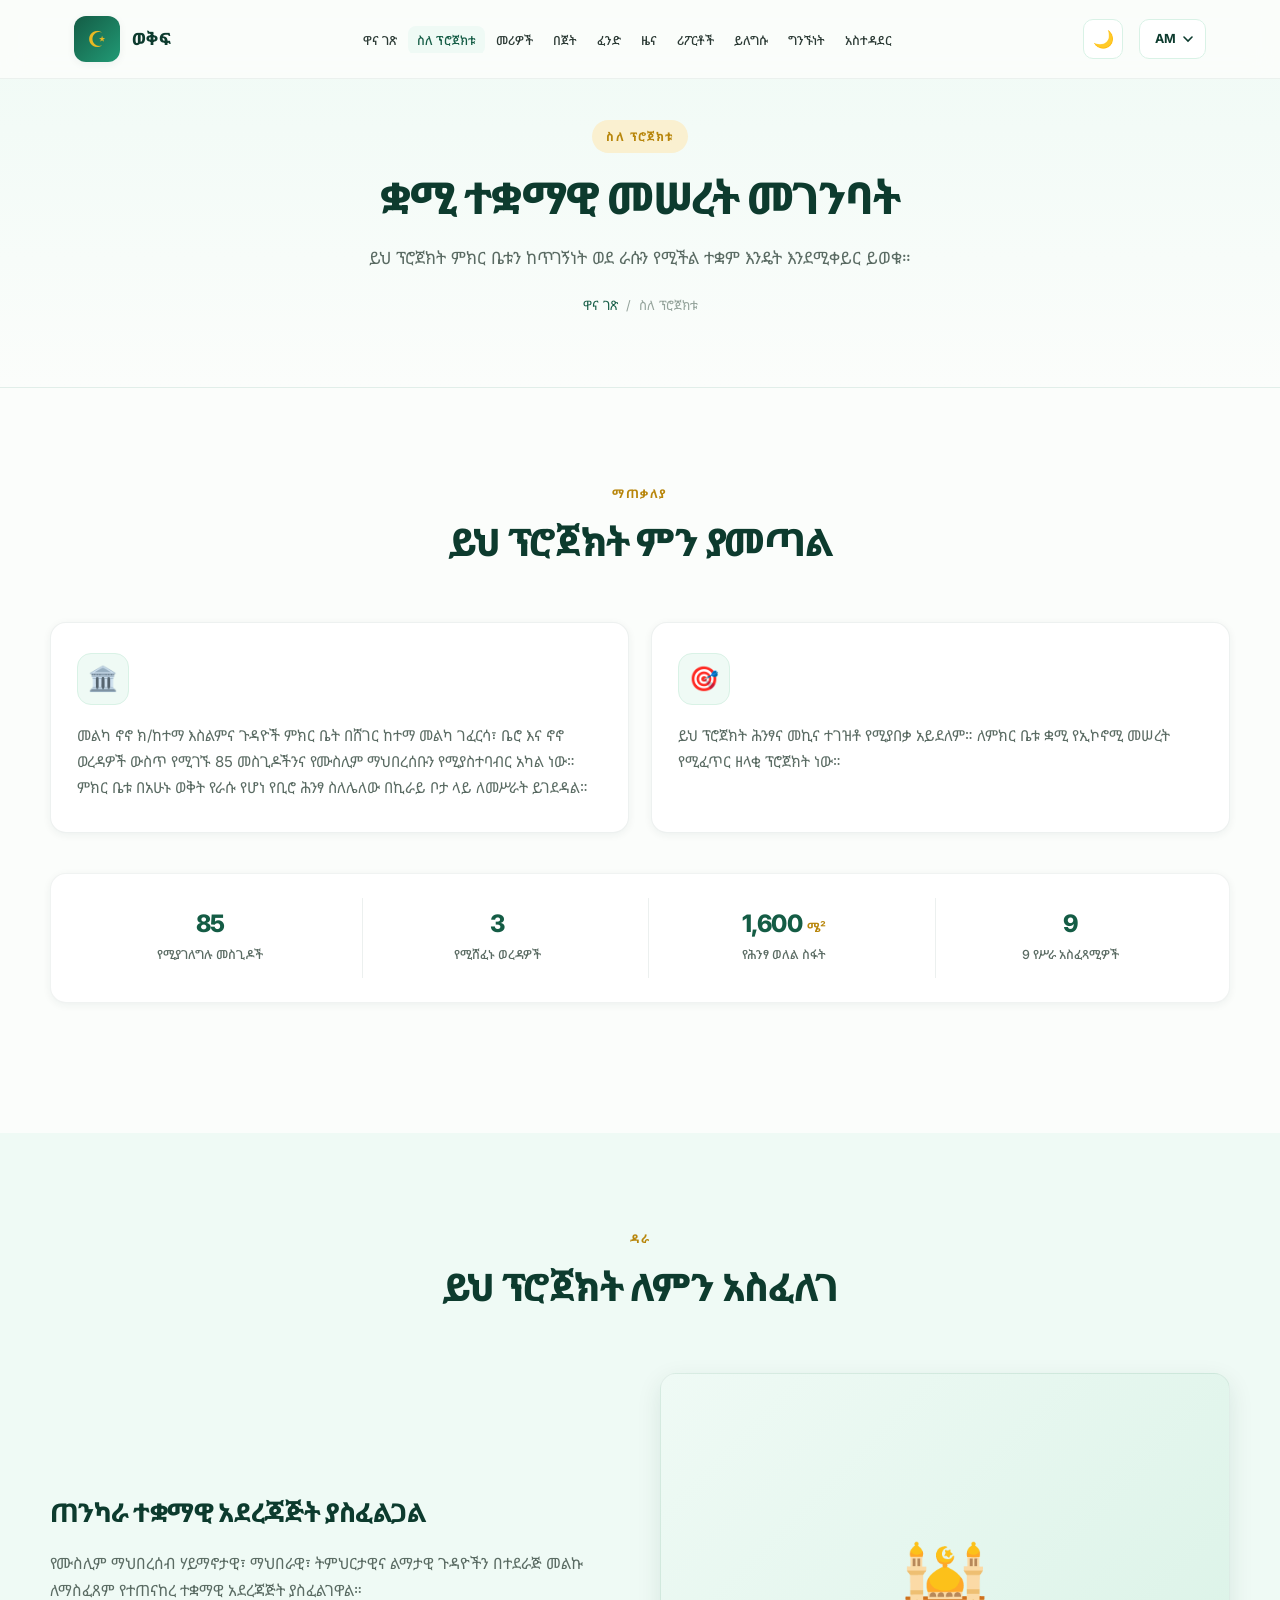
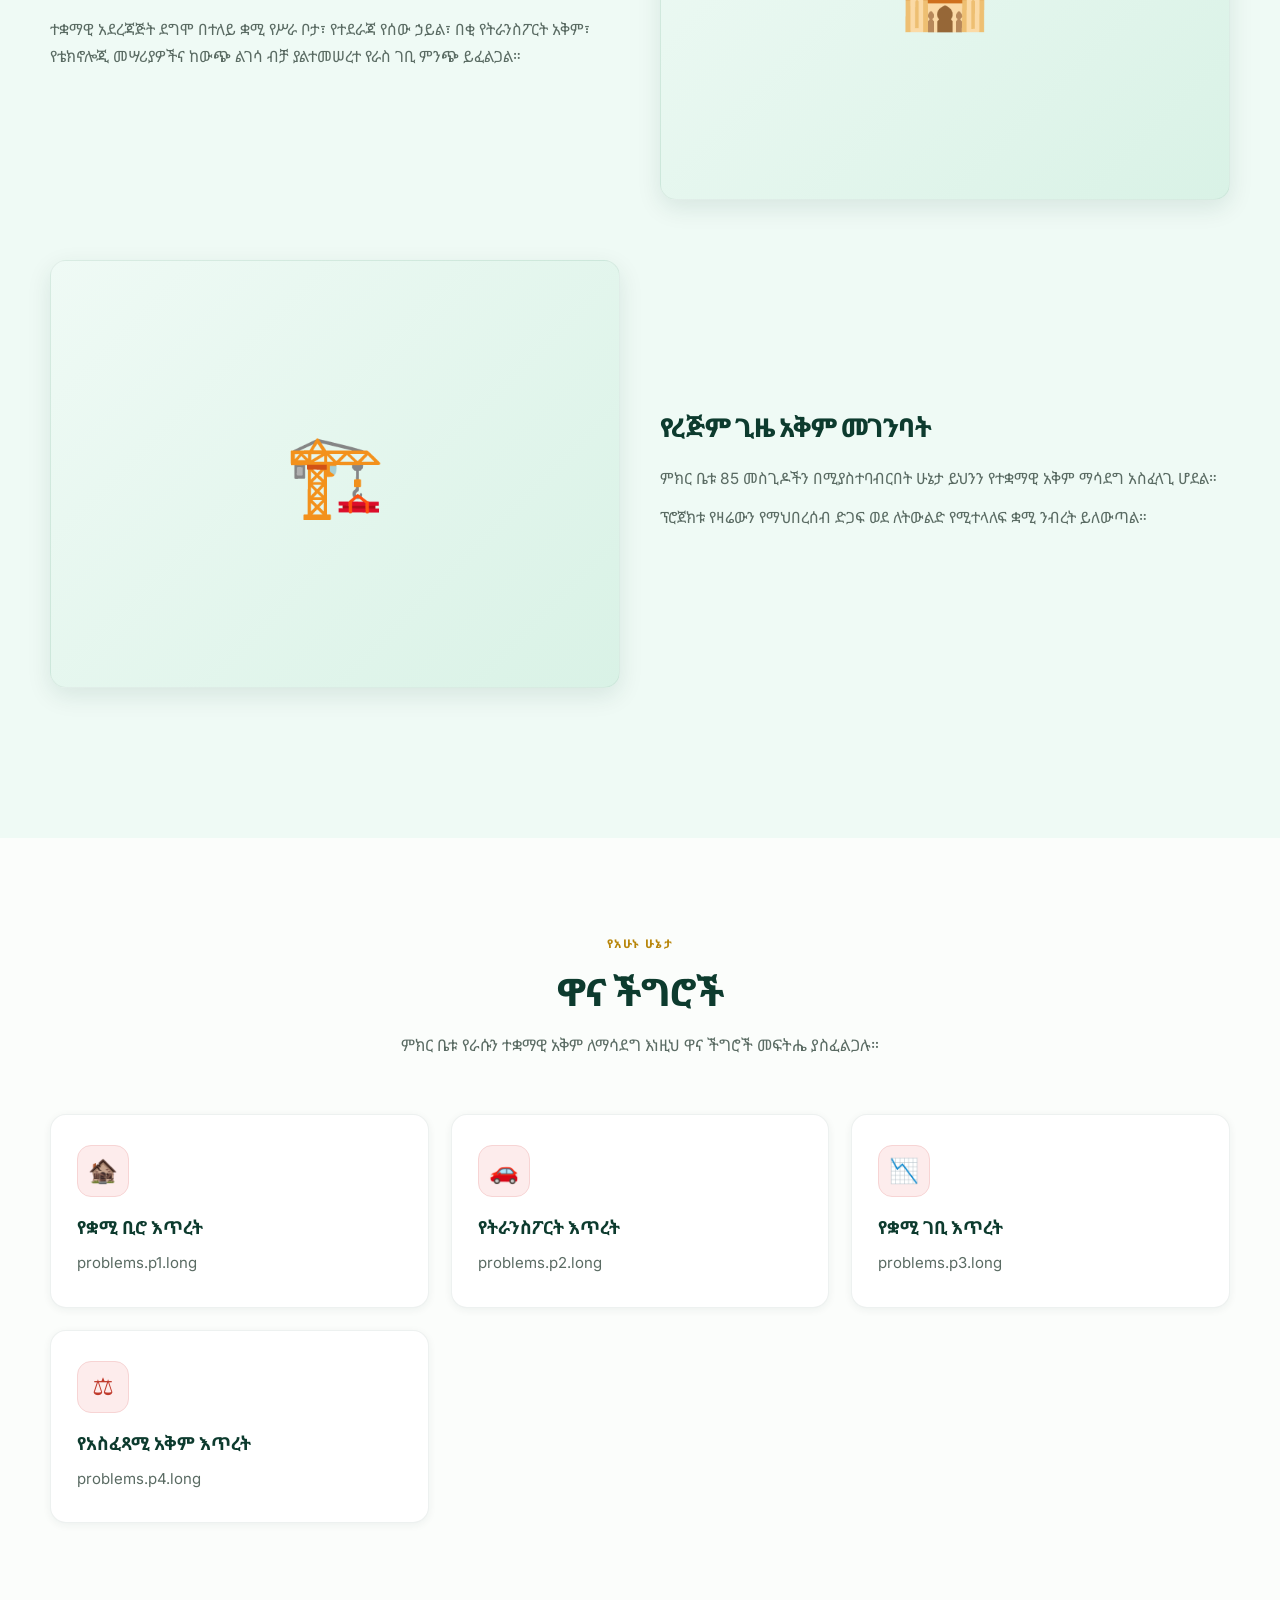
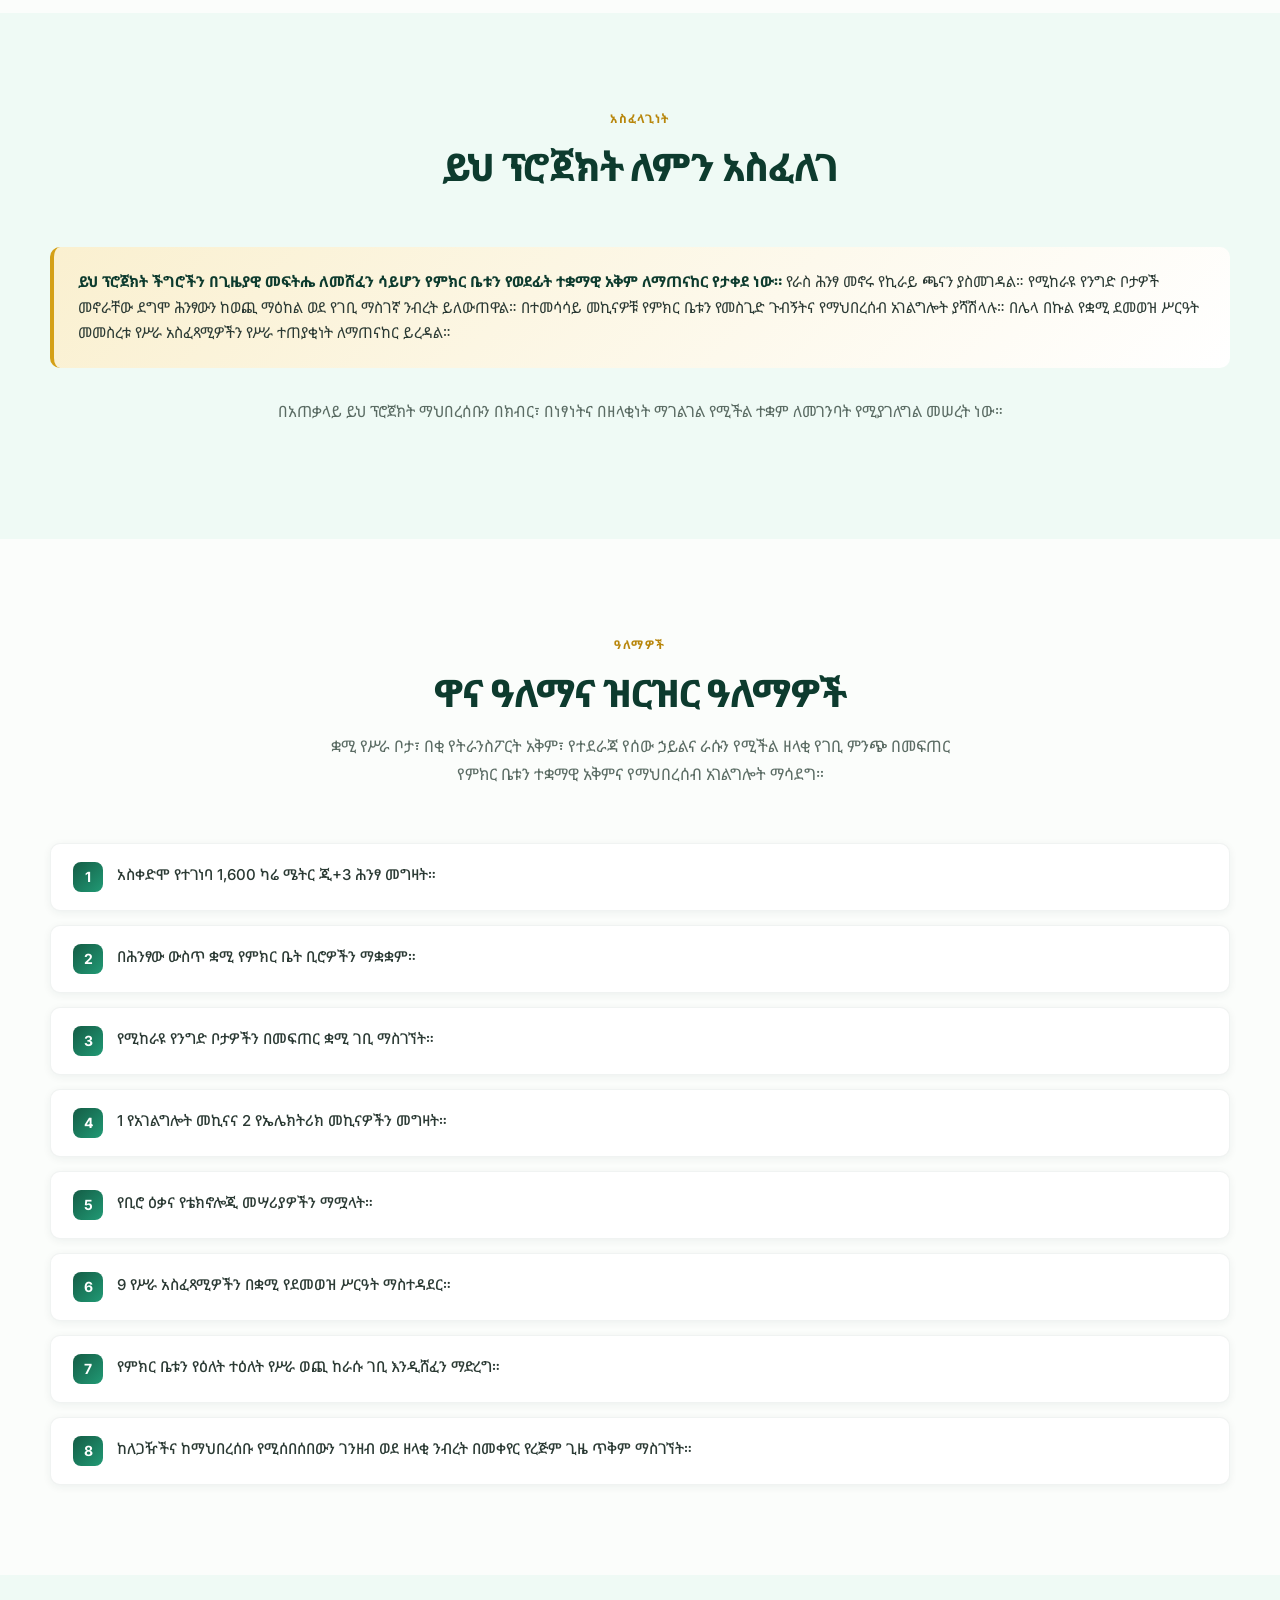
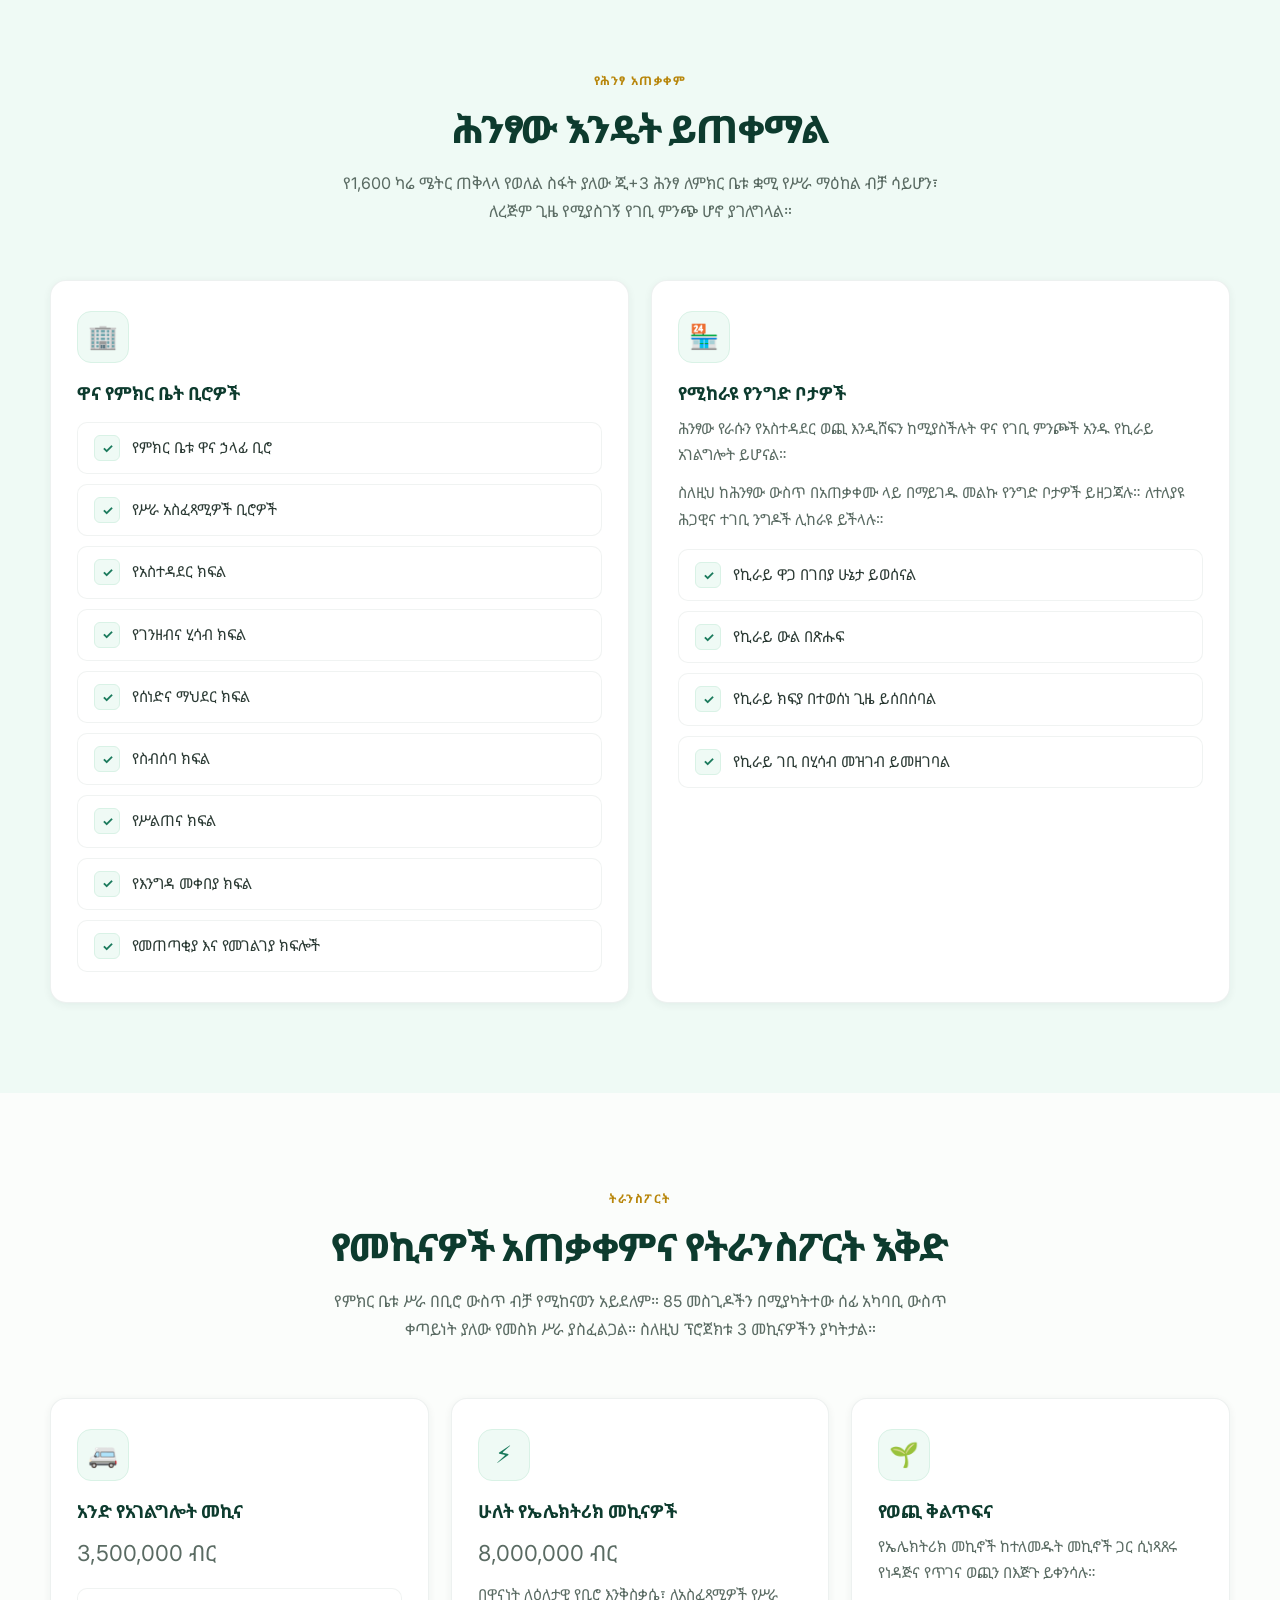
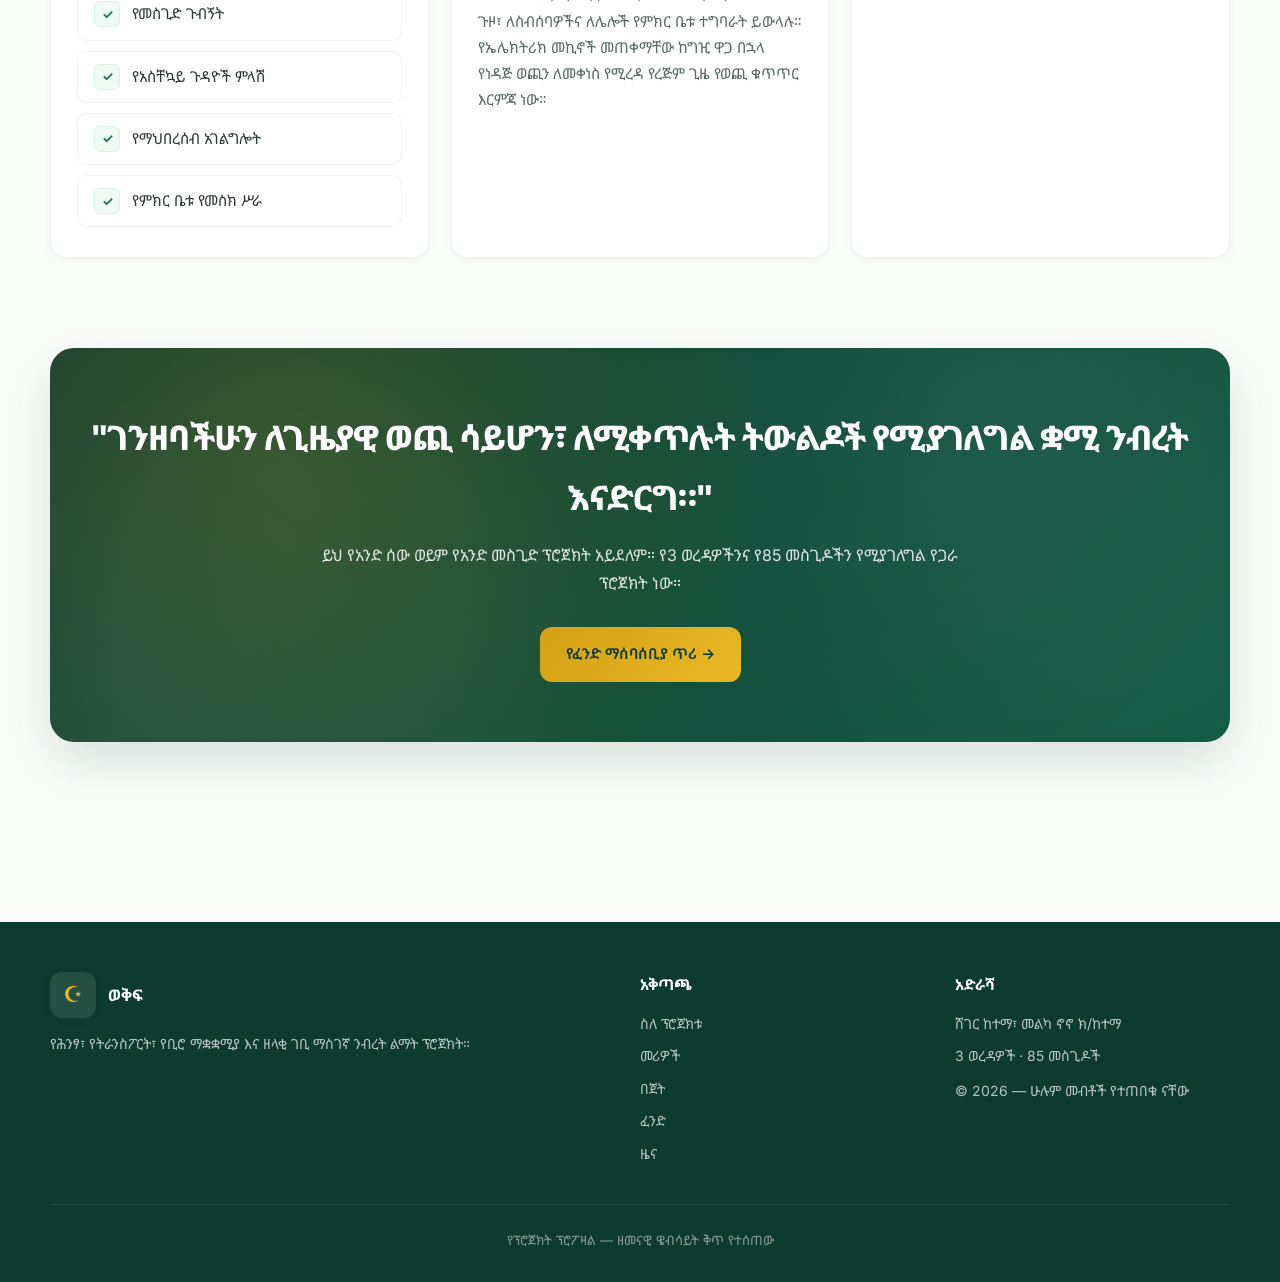
<file: about.html>
<!doctype html>
<html lang="en" dir="ltr">
  <head>
    <meta charset="UTF-8" />
    <meta name="viewport" content="width=device-width, initial-scale=1.0" />
    <title>About — Malka Nono Project</title>
    <meta
      name="description"
      content="About the Malka Nono Islamic Affairs Council Property Development Project."
    />
    <link rel="preconnect" href="https://fonts.googleapis.com" />
    <link rel="preconnect" href="https://fonts.gstatic.com" crossorigin />
    <link
      href="https://fonts.googleapis.com/css2?family=Inter:wght@400;500;600;700;800&family=Noto+Sans+Ethiopic:wght@300;400;500;600;700;800&family=Noto+Naskh+Arabic:wght@400;500;600;700&display=swap"
      rel="stylesheet"
    />
    <link rel="stylesheet" href="css/style.css" />
  </head>
  <body>
    <div id="site-nav"></div>

    <!-- ============ PAGE HERO ============ -->
    <header class="page-hero">
      <div class="container">
        <span class="page-tag" data-i18n="about.hero.tag"></span>
        <h1 data-i18n="about.hero.title"></h1>
        <p data-i18n="about.hero.lede"></p>
        <div class="breadcrumb">
          <a href="index.html" data-i18n="nav.home"></a>
          <span>/</span>
          <span data-i18n="nav.about"></span>
        </div>
      </div>
    </header>

    <!-- ============ SUMMARY ============ -->
    <section>
      <div class="container">
        <div class="section-head reveal">
          <span class="section-tag" data-i18n="about.tag"></span>
          <h2 data-i18n="about.summary.title"></h2>
        </div>
        <div class="grid grid-2">
          <div class="card reveal">
            <div class="card-icon">🏛️</div>
            <p data-i18n="about.summary.p1"></p>
          </div>
          <div class="card reveal">
            <div class="card-icon">🎯</div>
            <p data-i18n="about.summary.p2"></p>
          </div>
        </div>

        <div class="stats-strip reveal">
          <div class="item">
            <div class="num">85</div>
            <div class="lbl" data-i18n="hero.stat.mosques"></div>
          </div>
          <div class="item">
            <div class="num">3</div>
            <div class="lbl" data-i18n="hero.stat.districts"></div>
          </div>
          <div class="item">
            <div class="num">1,600 <small data-i18n="unit.sqm"></small></div>
            <div class="lbl" data-i18n="hero.stat.area"></div>
          </div>
          <div class="item">
            <div class="num">9</div>
            <div class="lbl" data-i18n="about.card4.title"></div>
          </div>
        </div>
      </div>
    </section>

    <!-- ============ BACKGROUND ============ -->
    <section style="background: var(--g50)">
      <div class="container">
        <div class="section-head reveal">
          <span class="section-tag" data-i18n="about.background.tag"></span>
          <h2 data-i18n="about.background.title"></h2>
        </div>
        <div class="info-block reveal">
          <div>
            <h3 data-i18n="about.background.h3"></h3>
            <p data-i18n="about.background.p1"></p>
            <p data-i18n="about.background.p2"></p>
          </div>
          <div class="info-visual">🕌</div>
        </div>
        <div class="info-block reveal">
          <div class="info-visual">🏗️</div>
          <div>
            <h3 data-i18n="about.background.h3b"></h3>
            <p data-i18n="about.background.p3"></p>
            <p data-i18n="about.background.p4"></p>
          </div>
        </div>
      </div>
    </section>

    <!-- ============ CURRENT PROBLEMS ============ -->
    <section>
      <div class="container">
        <div class="section-head reveal">
          <span class="section-tag" data-i18n="problems.tag"></span>
          <h2 data-i18n="problems.title"></h2>
          <p data-i18n="problems.lede"></p>
        </div>
        <div class="grid grid-2">
          <div class="card problem reveal">
            <div class="card-icon">🏚️</div>
            <h3 data-i18n="problems.p1.title"></h3>
            <p data-i18n="problems.p1.long"></p>
          </div>
          <div class="card problem reveal">
            <div class="card-icon">🚗</div>
            <h3 data-i18n="problems.p2.title"></h3>
            <p data-i18n="problems.p2.long"></p>
          </div>
          <div class="card problem reveal">
            <div class="card-icon">📉</div>
            <h3 data-i18n="problems.p3.title"></h3>
            <p data-i18n="problems.p3.long"></p>
          </div>
          <div class="card problem reveal">
            <div class="card-icon">⚖️</div>
            <h3 data-i18n="problems.p4.title"></h3>
            <p data-i18n="problems.p4.long"></p>
          </div>
        </div>
      </div>
    </section>

    <!-- ============ IMPORTANCE ============ -->
    <section style="background: var(--g50)">
      <div class="container">
        <div class="section-head reveal">
          <span class="section-tag" data-i18n="about.importance.tag"></span>
          <h2 data-i18n="about.importance.title"></h2>
        </div>
        <div class="callout reveal">
          <strong data-i18n="about.importance.lead"></strong>
          <span data-i18n="about.importance.p1"></span>
        </div>
        <p
          style="
            max-width: 820px;
            margin: 24px auto;
            text-align: center;
            color: var(--ink500);
            font-size: 15.5px;
          "
          class="reveal"
          data-i18n="about.importance.p2"
        ></p>
      </div>
    </section>

    <!-- ============ VISION & OBJECTIVES ============ -->
    <section>
      <div class="container">
        <div class="section-head reveal">
          <span class="section-tag" data-i18n="objectives.tag"></span>
          <h2 data-i18n="about.vision.title"></h2>
          <p data-i18n="about.vision.lede"></p>
        </div>
        <ol class="objectives reveal">
          <li>
            <span class="num">1</span
            ><span class="text" data-i18n="obj.1"></span>
          </li>
          <li>
            <span class="num">2</span
            ><span class="text" data-i18n="obj.2"></span>
          </li>
          <li>
            <span class="num">3</span
            ><span class="text" data-i18n="obj.3"></span>
          </li>
          <li>
            <span class="num">4</span
            ><span class="text" data-i18n="obj.4"></span>
          </li>
          <li>
            <span class="num">5</span
            ><span class="text" data-i18n="obj.5"></span>
          </li>
          <li>
            <span class="num">6</span
            ><span class="text" data-i18n="obj.6"></span>
          </li>
          <li>
            <span class="num">7</span
            ><span class="text" data-i18n="obj.7"></span>
          </li>
          <li>
            <span class="num">8</span
            ><span class="text" data-i18n="obj.8"></span>
          </li>
        </ol>
      </div>
    </section>

    <!-- ============ BUILDING USAGE ============ -->
    <section style="background: var(--g50)">
      <div class="container">
        <div class="section-head reveal">
          <span class="section-tag" data-i18n="about.building.tag"></span>
          <h2 data-i18n="about.building.title"></h2>
          <p data-i18n="about.building.lede"></p>
        </div>
        <div class="grid grid-2">
          <div class="card reveal">
            <div class="card-icon">🏢</div>
            <h3 data-i18n="about.building.offices.title"></h3>
            <ul class="bullet-list">
              <li data-i18n="about.building.offices.i1"></li>
              <li data-i18n="about.building.offices.i2"></li>
              <li data-i18n="about.building.offices.i3"></li>
              <li data-i18n="about.building.offices.i4"></li>
              <li data-i18n="about.building.offices.i5"></li>
              <li data-i18n="about.building.offices.i6"></li>
              <li data-i18n="about.building.offices.i7"></li>
              <li data-i18n="about.building.offices.i8"></li>
              <li data-i18n="about.building.offices.i9"></li>
            </ul>
          </div>
          <div class="card reveal">
            <div class="card-icon">🏪</div>
            <h3 data-i18n="about.building.commercial.title"></h3>
            <p data-i18n="about.building.commercial.p1"></p>
            <p
              style="margin-top: 12px"
              data-i18n="about.building.commercial.p2"
            ></p>
            <ul class="bullet-list">
              <li data-i18n="about.building.commercial.i1"></li>
              <li data-i18n="about.building.commercial.i2"></li>
              <li data-i18n="about.building.commercial.i3"></li>
              <li data-i18n="about.building.commercial.i4"></li>
            </ul>
          </div>
        </div>
      </div>
    </section>

    <!-- ============ TRANSPORT ============ -->
    <section>
      <div class="container">
        <div class="section-head reveal">
          <span class="section-tag" data-i18n="about.transport.tag"></span>
          <h2 data-i18n="about.transport.title"></h2>
          <p data-i18n="about.transport.lede"></p>
        </div>
        <div class="grid grid-3">
          <div class="card reveal">
            <div class="card-icon">🚐</div>
            <h3 data-i18n="about.transport.v1.title"></h3>
            <p class="money" style="font-size: 22px; margin: 10px 0">
              3,500,000 ብር
            </p>
            <ul class="bullet-list">
              <li data-i18n="about.transport.v1.i1"></li>
              <li data-i18n="about.transport.v1.i2"></li>
              <li data-i18n="about.transport.v1.i3"></li>
              <li data-i18n="about.transport.v1.i4"></li>
            </ul>
          </div>
          <div class="card reveal">
            <div class="card-icon">⚡</div>
            <h3 data-i18n="about.transport.v2.title"></h3>
            <p class="money" style="font-size: 22px; margin: 10px 0">
              8,000,000 ብር
            </p>
            <p data-i18n="about.transport.v2.desc"></p>
          </div>
          <div class="card reveal">
            <div class="card-icon">🌱</div>
            <h3 data-i18n="about.transport.v3.title"></h3>
            <p data-i18n="about.transport.v3.desc"></p>
          </div>
        </div>
      </div>
    </section>

    <!-- ============ MANPOWER ============ -->
    <!-- <section style="background: var(--g50)">
      <div class="container">
        <div class="section-head reveal">
          <span class="section-tag" data-i18n="about.manpower.tag"></span>
          <h2 data-i18n="about.manpower.title"></h2>
          <p data-i18n="about.manpower.lede"></p>
        </div>
        <div class="table-wrap reveal">
          <table>
            <thead>
              <tr>
                <th data-i18n="budget.th.item"></th>
                <th class="num" data-i18n="about.manpower.th.count"></th>
                <th class="num" data-i18n="about.manpower.th.salary"></th>
                <th class="num" data-i18n="about.manpower.th.monthly"></th>
                <th class="num" data-i18n="about.manpower.th.yearly"></th>
              </tr>
            </thead>
            <tbody>
              <tr>
                <td data-i18n="about.manpower.r1.title"></td>
                <td class="num">1</td>
                <td class="num">30,000</td>
                <td class="num">30,000</td>
                <td class="num">360,000</td>
              </tr>
              <tr>
                <td data-i18n="about.manpower.r2.title"></td>
                <td class="num">2</td>
                <td class="num">25,000</td>
                <td class="num">50,000</td>
                <td class="num">600,000</td>
              </tr>
              <tr>
                <td data-i18n="about.manpower.r3.title"></td>
                <td class="num">6</td>
                <td class="num">20,000</td>
                <td class="num">120,000</td>
                <td class="num">1,440,000</td>
              </tr>
              <tr class="total">
                <td data-i18n="budget.total"></td>
                <td class="num">9</td>
                <td class="num">—</td>
                <td class="num">200,000</td>
                <td class="num">2,400,000</td>
              </tr>
            </tbody>
          </table>
        </div>
        <p
          style="
            text-align: center;
            color: var(--ink500);
            font-size: 14px;
            margin-top: 18px;
          "
          class="reveal"
          data-i18n="about.manpower.note"
        ></p>
      </div>
    </section> -->

    <!-- ============ CTA ============ -->
    <section style="padding-top: 0">
      <div class="cta-banner reveal">
        <h2 data-i18n="cta.title"></h2>
        <p data-i18n="cta.desc"></p>
        <a href="fundraising.html" class="btn btn-gold" data-i18n="cta.btn"></a>
      </div>
    </section>

    <div id="site-footer"></div>

        <script src="js/translations.js"></script>
    <script src="js/i18n.js"></script>
    <script src="js/theme.js"></script>      <!-- ⬅️ አዲስ -->
    <script src="js/layout.js"></script>
    <script src="js/main.js"></script>
    <!-- ... other scripts ... -->
  </body>
</html>
</file>
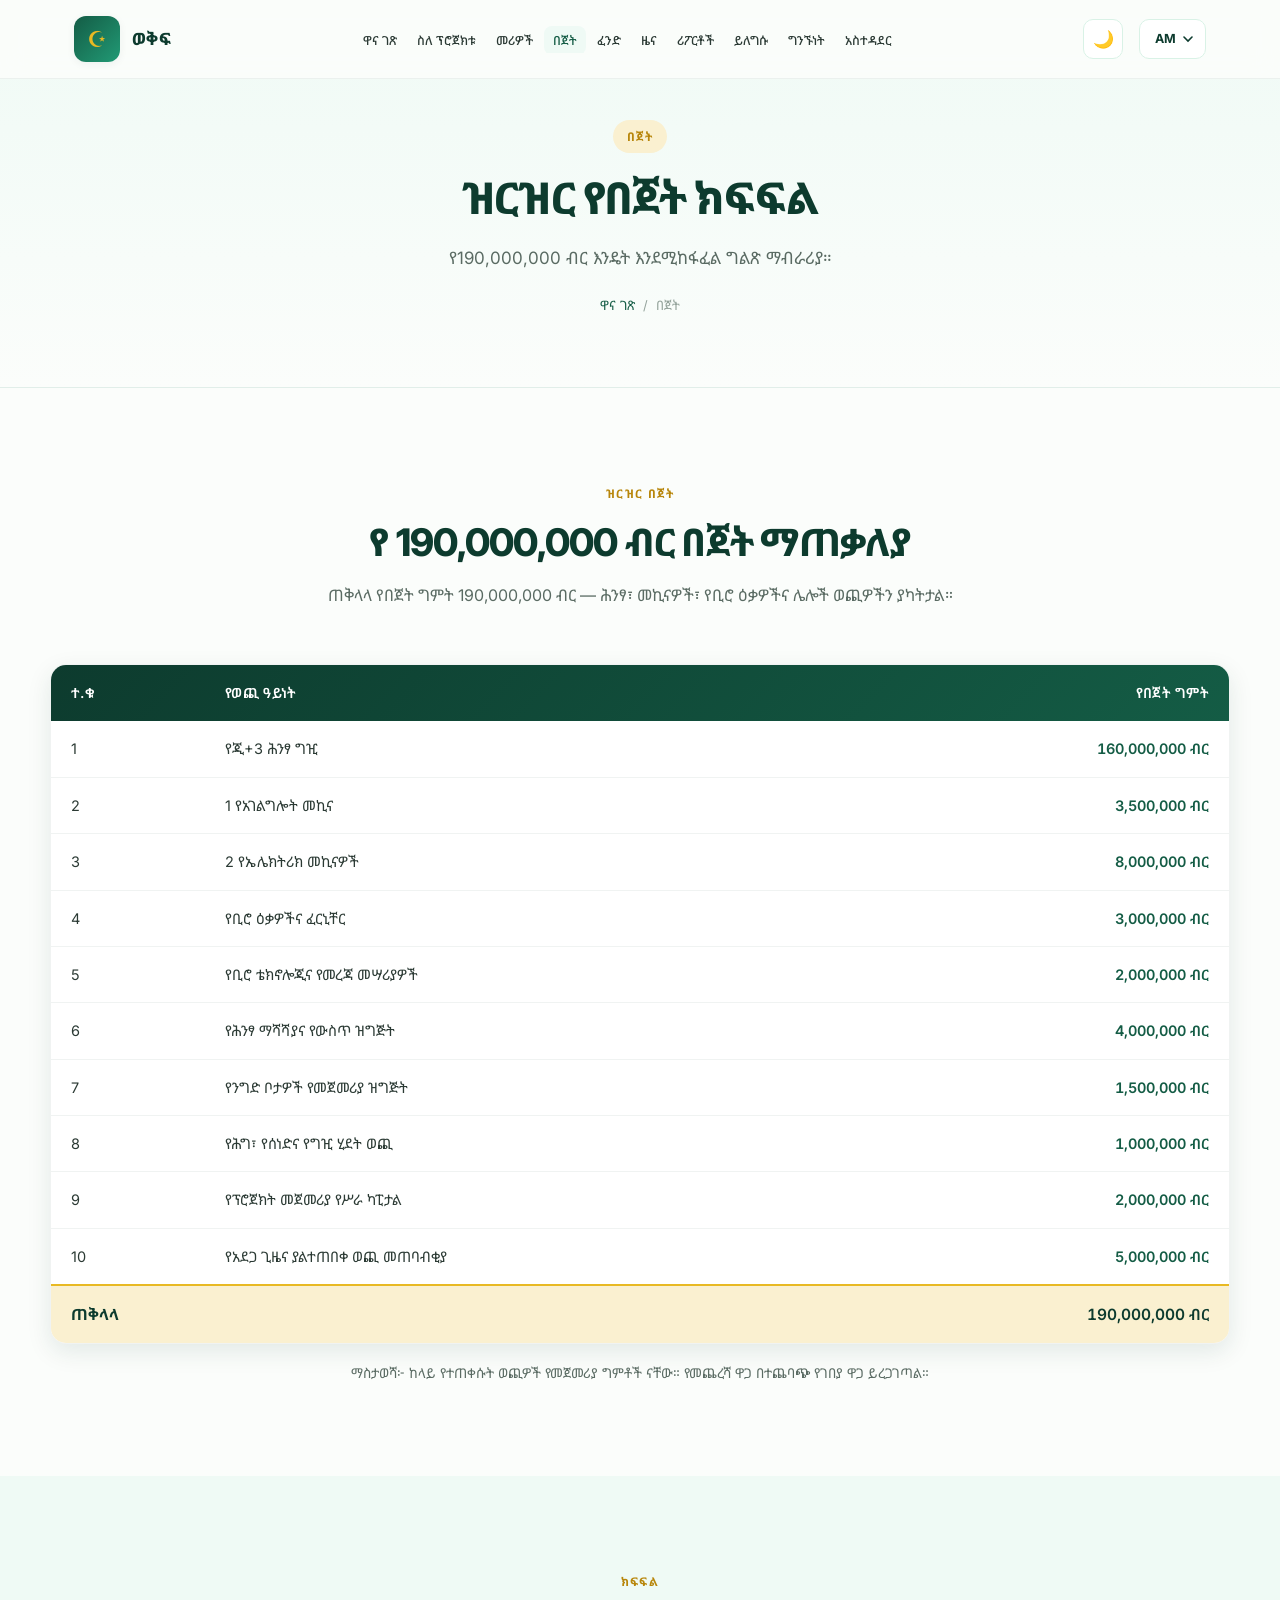
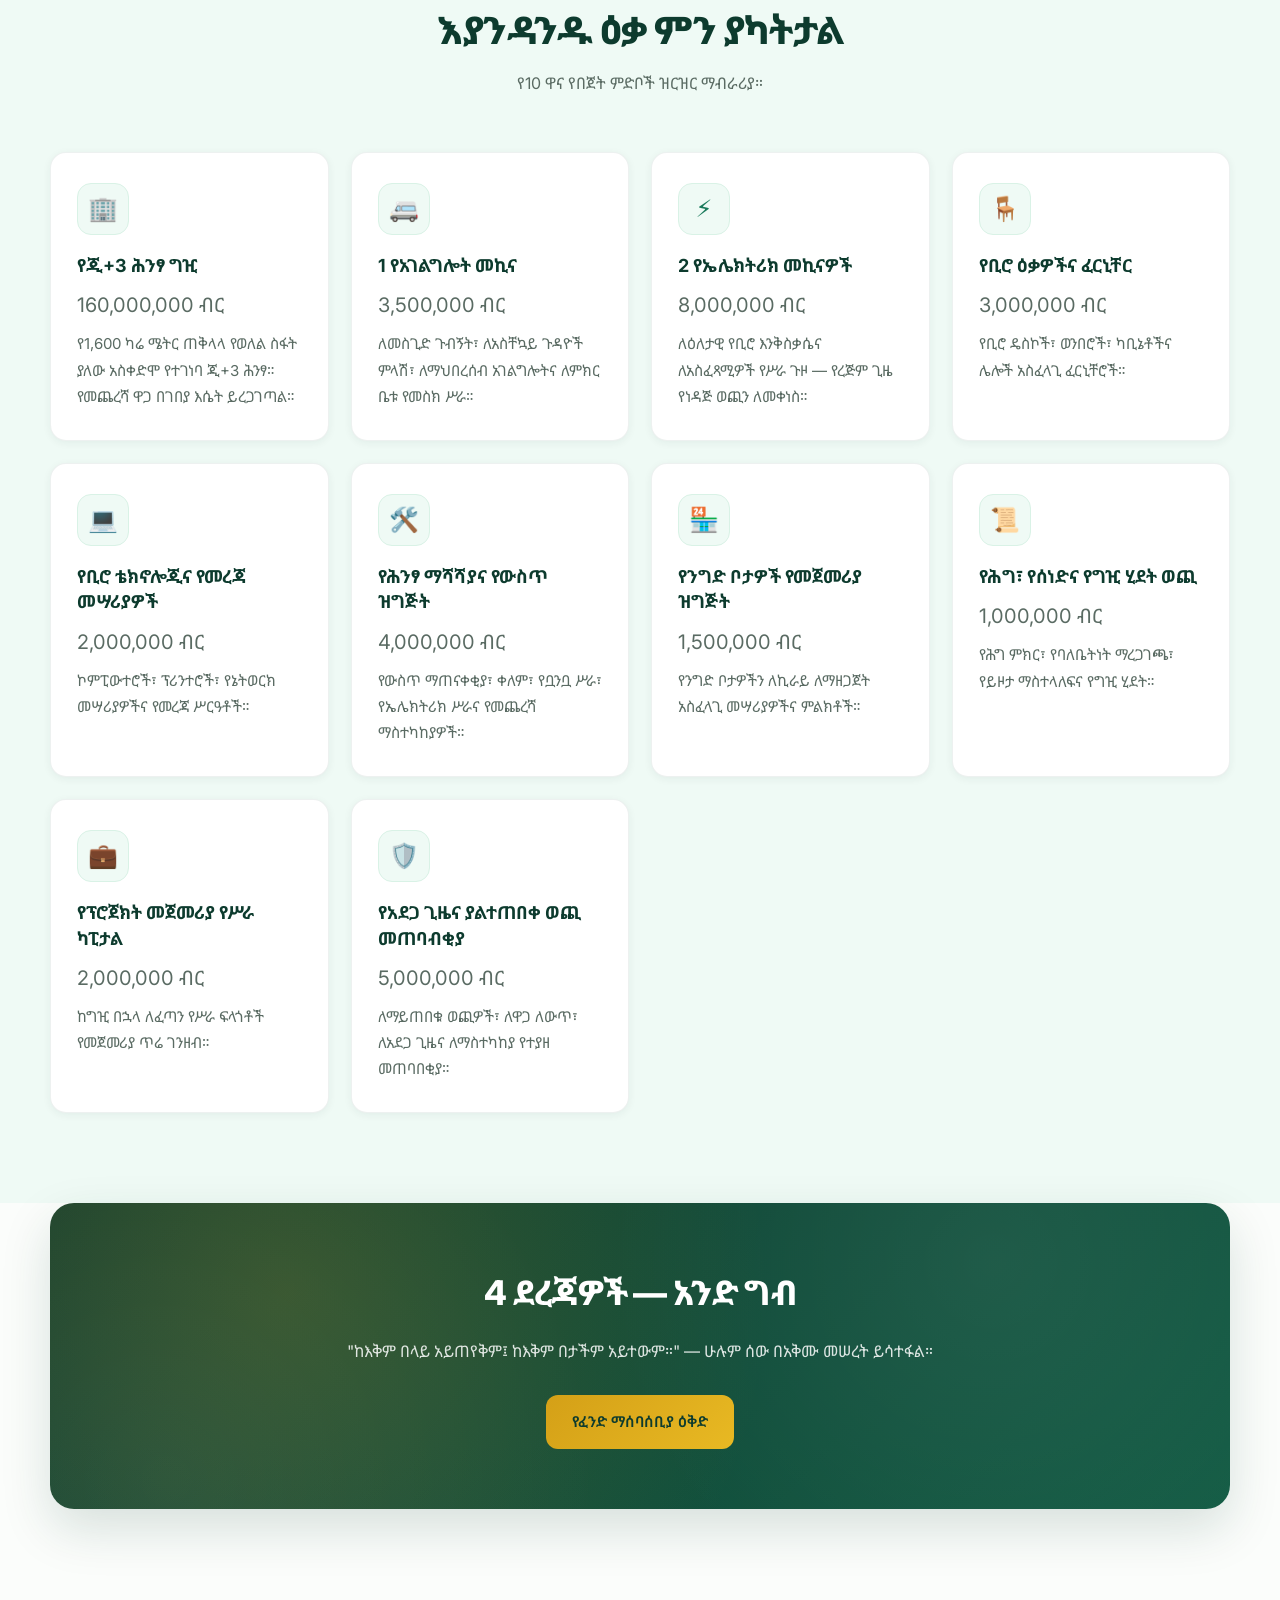
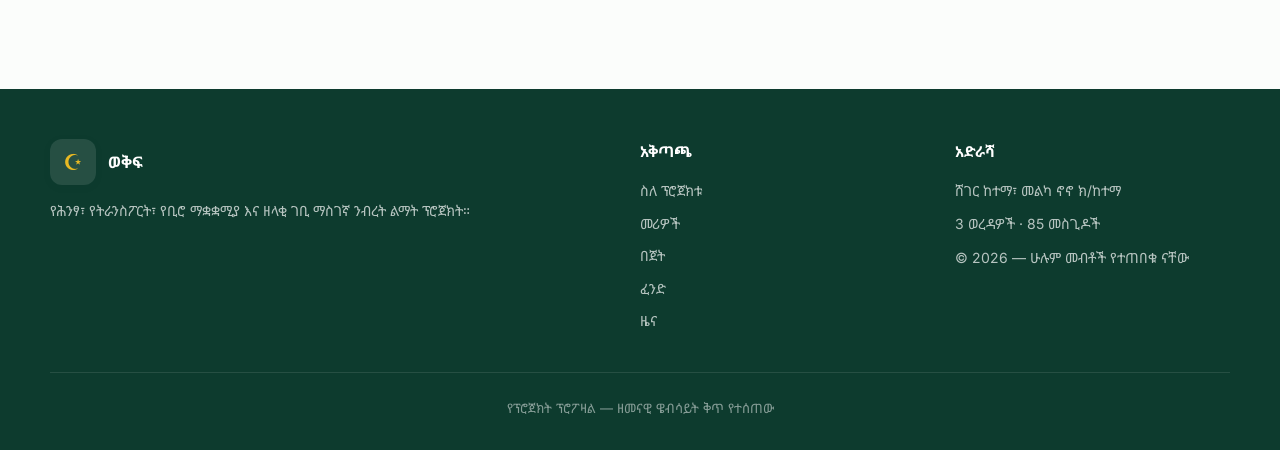
<file: budget.html>
<!doctype html>
<html lang="en" dir="ltr">
  <head>
    <meta charset="UTF-8" />
    <meta name="viewport" content="width=device-width, initial-scale=1.0" />
    <title>Budget — Malka Nono Project</title>
    <meta
      name="description"
      content="Detailed budget breakdown — 190,000,000 ETB."
    />
    <link rel="preconnect" href="https://fonts.googleapis.com" />
    <link rel="preconnect" href="https://fonts.gstatic.com" crossorigin />
    <link
      href="https://fonts.googleapis.com/css2?family=Inter:wght@400;500;600;700;800&family=Noto+Sans+Ethiopic:wght@300;400;500;600;700;800&family=Noto+Naskh+Arabic:wght@400;500;600;700&display=swap"
      rel="stylesheet"
    />
    <link rel="stylesheet" href="css/style.css" />
  </head>
  <body>
    <div id="site-nav"></div>

    <header class="page-hero">
      <div class="container">
        <span class="page-tag" data-i18n="budget.hero.tag"></span>
        <h1 data-i18n="budget.hero.title"></h1>
        <p data-i18n="budget.hero.lede"></p>
        <div class="breadcrumb">
          <a href="index.html" data-i18n="nav.home"></a>
          <span>/</span>
          <span data-i18n="nav.budget"></span>
        </div>
      </div>
    </header>

    <!-- ============ MAIN TABLE ============ -->
    <section>
      <div class="container">
        <div class="section-head reveal">
          <span class="section-tag" data-i18n="budget.tag"></span>
          <h2 data-i18n="budget.title"></h2>
          <p data-i18n="budget.lede"></p>
        </div>
        <div class="table-wrap reveal">
          <table>
            <thead>
              <tr>
                <th data-i18n="budget.th.no"></th>
                <th data-i18n="budget.th.item"></th>
                <th class="num" data-i18n="budget.th.amount"></th>
              </tr>
            </thead>
            <tbody>
              <tr>
                <td>1</td>
                <td data-i18n="budget.i1"></td>
                <td class="num">160,000,000 ብር</td>
              </tr>
              <tr>
                <td>2</td>
                <td data-i18n="budget.i2"></td>
                <td class="num">3,500,000 ብር</td>
              </tr>
              <tr>
                <td>3</td>
                <td data-i18n="budget.i3"></td>
                <td class="num">8,000,000 ብር</td>
              </tr>
              <tr>
                <td>4</td>
                <td data-i18n="budget.i4"></td>
                <td class="num">3,000,000 ብር</td>
              </tr>
              <tr>
                <td>5</td>
                <td data-i18n="budget.i5"></td>
                <td class="num">2,000,000 ብር</td>
              </tr>
              <tr>
                <td>6</td>
                <td data-i18n="budget.i6"></td>
                <td class="num">4,000,000 ብር</td>
              </tr>
              <tr>
                <td>7</td>
                <td data-i18n="budget.i7"></td>
                <td class="num">1,500,000 ብር</td>
              </tr>
              <tr>
                <td>8</td>
                <td data-i18n="budget.i8"></td>
                <td class="num">1,000,000 ብር</td>
              </tr>
              <tr>
                <td>9</td>
                <td data-i18n="budget.i9"></td>
                <td class="num">2,000,000 ብር</td>
              </tr>
              <tr>
                <td>10</td>
                <td data-i18n="budget.i10"></td>
                <td class="num">5,000,000 ብር</td>
              </tr>
              <tr class="total">
                <td colspan="2" data-i18n="budget.total"></td>
                <td class="num">190,000,000 ብር</td>
              </tr>
            </tbody>
          </table>
        </div>
        <p
          style="
            text-align: center;
            color: var(--ink500);
            font-size: 13.5px;
            margin-top: 18px;
            max-width: 720px;
            margin-inline: auto;
          "
          class="reveal"
          data-i18n="budget.note"
        ></p>
      </div>
    </section>

    <!-- ============ DETAILED BREAKDOWN ============ -->
    <section style="background: var(--g50)">
      <div class="container">
        <div class="section-head reveal">
          <span class="section-tag" data-i18n="budget.detail.tag"></span>
          <h2 data-i18n="budget.detail.title"></h2>
          <p data-i18n="budget.detail.lede"></p>
        </div>
        <div class="grid grid-3">
          <div class="card reveal">
            <div class="card-icon">🏢</div>
            <h3 data-i18n="budget.i1"></h3>
            <p class="money" style="font-size: 20px; margin: 8px 0">
              160,000,000 ብር
            </p>
            <p data-i18n="budget.d1"></p>
          </div>
          <div class="card reveal">
            <div class="card-icon">🚐</div>
            <h3 data-i18n="budget.i2"></h3>
            <p class="money" style="font-size: 20px; margin: 8px 0">
              3,500,000 ብር
            </p>
            <p data-i18n="budget.d2"></p>
          </div>
          <div class="card reveal">
            <div class="card-icon">⚡</div>
            <h3 data-i18n="budget.i3"></h3>
            <p class="money" style="font-size: 20px; margin: 8px 0">
              8,000,000 ብር
            </p>
            <p data-i18n="budget.d3"></p>
          </div>
          <div class="card reveal">
            <div class="card-icon">🪑</div>
            <h3 data-i18n="budget.i4"></h3>
            <p class="money" style="font-size: 20px; margin: 8px 0">
              3,000,000 ብር
            </p>
            <p data-i18n="budget.d4"></p>
          </div>
          <div class="card reveal">
            <div class="card-icon">💻</div>
            <h3 data-i18n="budget.i5"></h3>
            <p class="money" style="font-size: 20px; margin: 8px 0">
              2,000,000 ብር
            </p>
            <p data-i18n="budget.d5"></p>
          </div>
          <div class="card reveal">
            <div class="card-icon">🛠️</div>
            <h3 data-i18n="budget.i6"></h3>
            <p class="money" style="font-size: 20px; margin: 8px 0">
              4,000,000 ብር
            </p>
            <p data-i18n="budget.d6"></p>
          </div>
          <div class="card reveal">
            <div class="card-icon">🏪</div>
            <h3 data-i18n="budget.i7"></h3>
            <p class="money" style="font-size: 20px; margin: 8px 0">
              1,500,000 ብር
            </p>
            <p data-i18n="budget.d7"></p>
          </div>
          <div class="card reveal">
            <div class="card-icon">📜</div>
            <h3 data-i18n="budget.i8"></h3>
            <p class="money" style="font-size: 20px; margin: 8px 0">
              1,000,000 ብር
            </p>
            <p data-i18n="budget.d8"></p>
          </div>
          <div class="card reveal">
            <div class="card-icon">💼</div>
            <h3 data-i18n="budget.i9"></h3>
            <p class="money" style="font-size: 20px; margin: 8px 0">
              2,000,000 ብር
            </p>
            <p data-i18n="budget.d9"></p>
          </div>
          <div class="card reveal">
            <div class="card-icon">🛡️</div>
            <h3 data-i18n="budget.i10"></h3>
            <p class="money" style="font-size: 20px; margin: 8px 0">
              5,000,000 ብር
            </p>
            <p data-i18n="budget.d10"></p>
          </div>
        </div>
      </div>
    </section>

    <!-- ============ CTA ============ -->
    <section style="padding-top: 0">
      <div class="cta-banner reveal">
        <h2 data-i18n="fund.title"></h2>
        <p data-i18n="fund.lede"></p>
        <a
          href="fundraising.html"
          class="btn btn-gold"
          data-i18n="hero.cta.fund"
        ></a>
      </div>
    </section>

    <div id="site-footer"></div>

    <script src="js/translations.js"></script>
    <script src="js/i18n.js"></script>
    <script src="js/theme.js"></script>      <!-- ⬅️ አዲስ -->
    <script src="js/layout.js"></script>
    <script src="js/main.js"></script>
    <!-- ... other scripts ... -->
  </body>
</html>
</file>
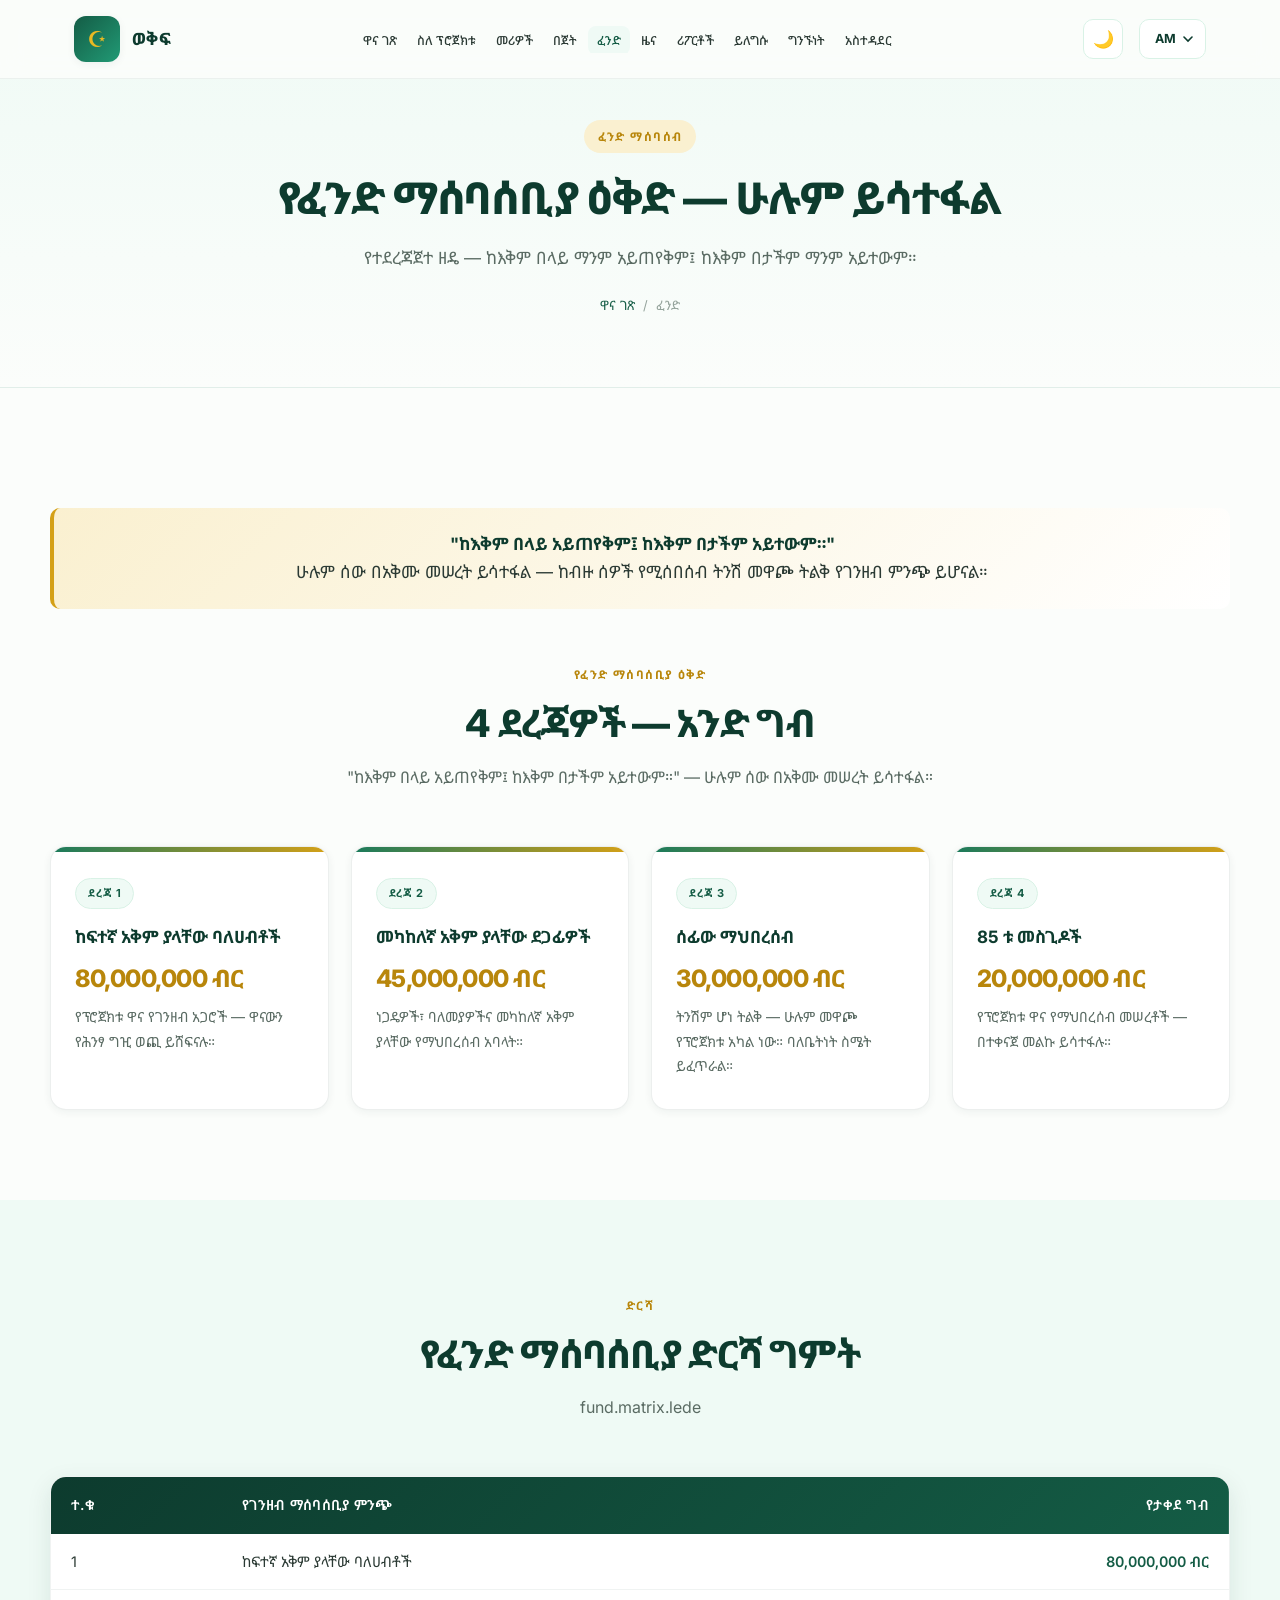
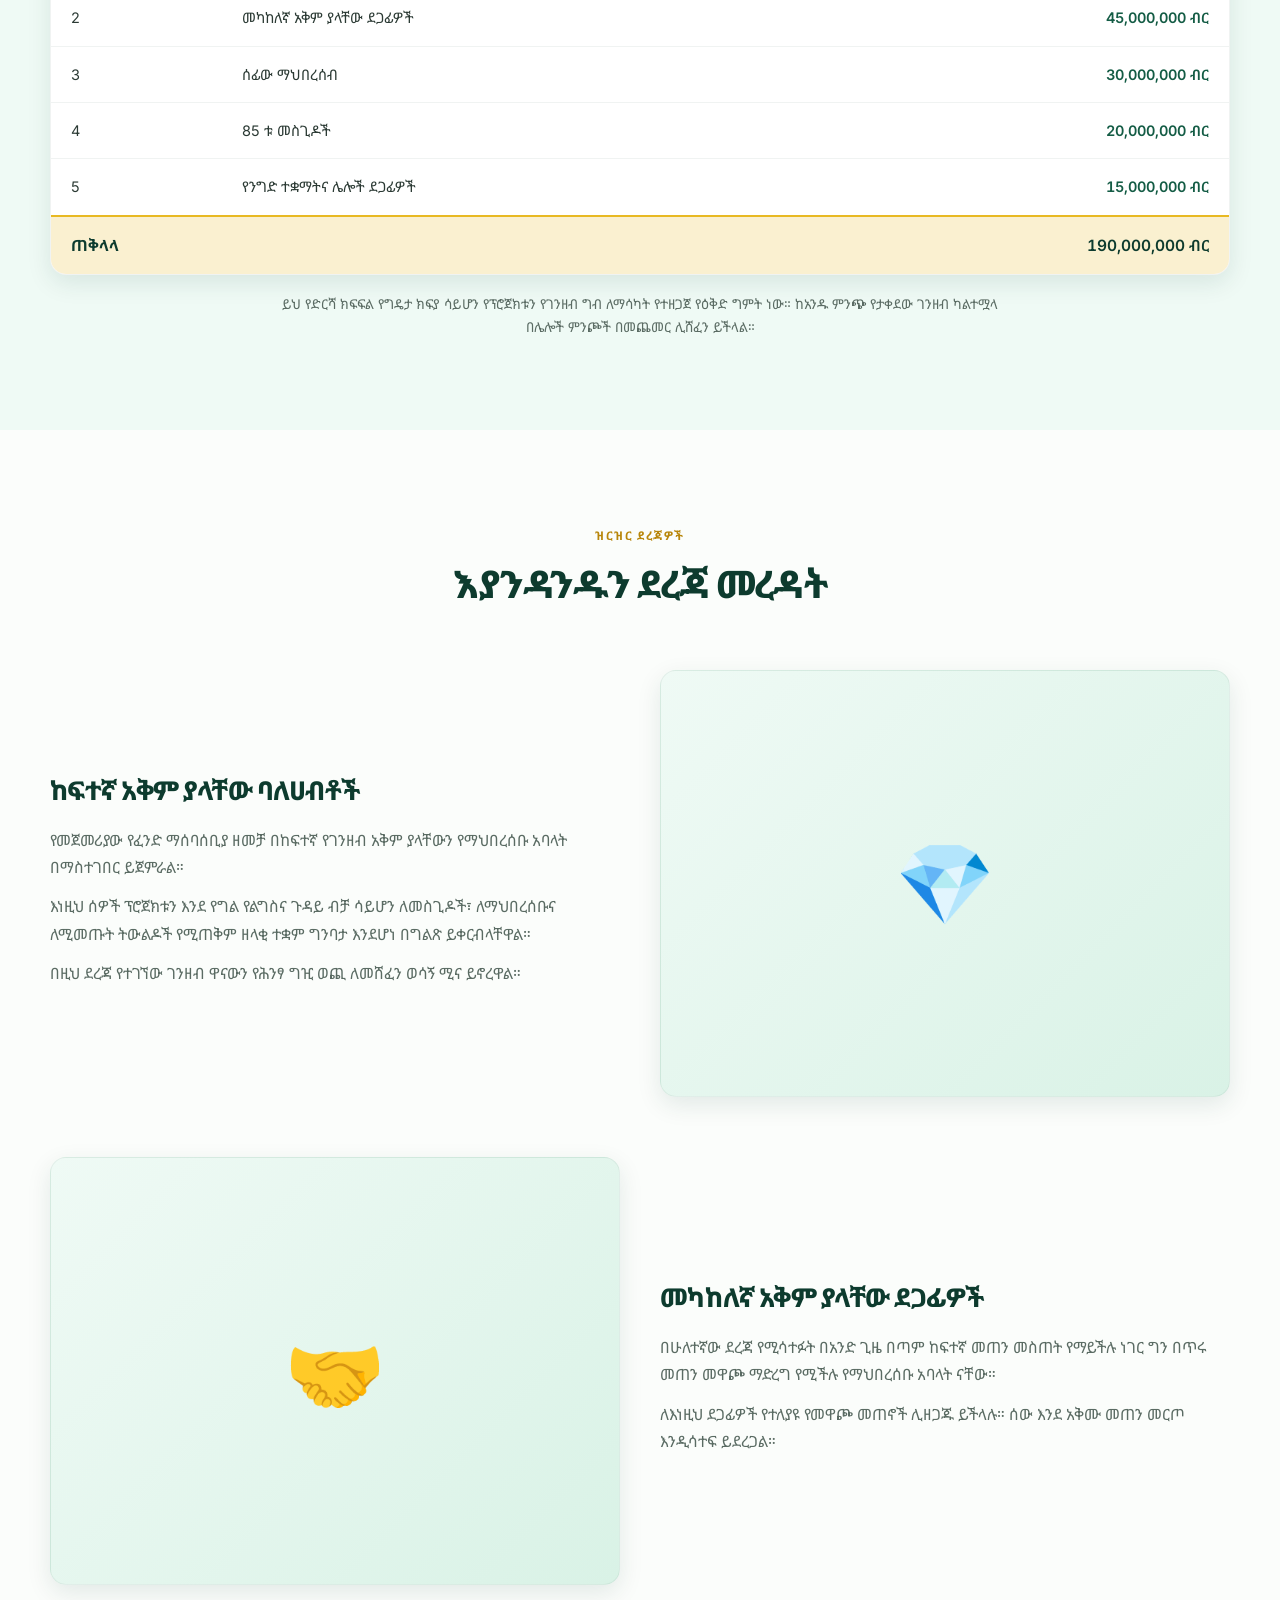
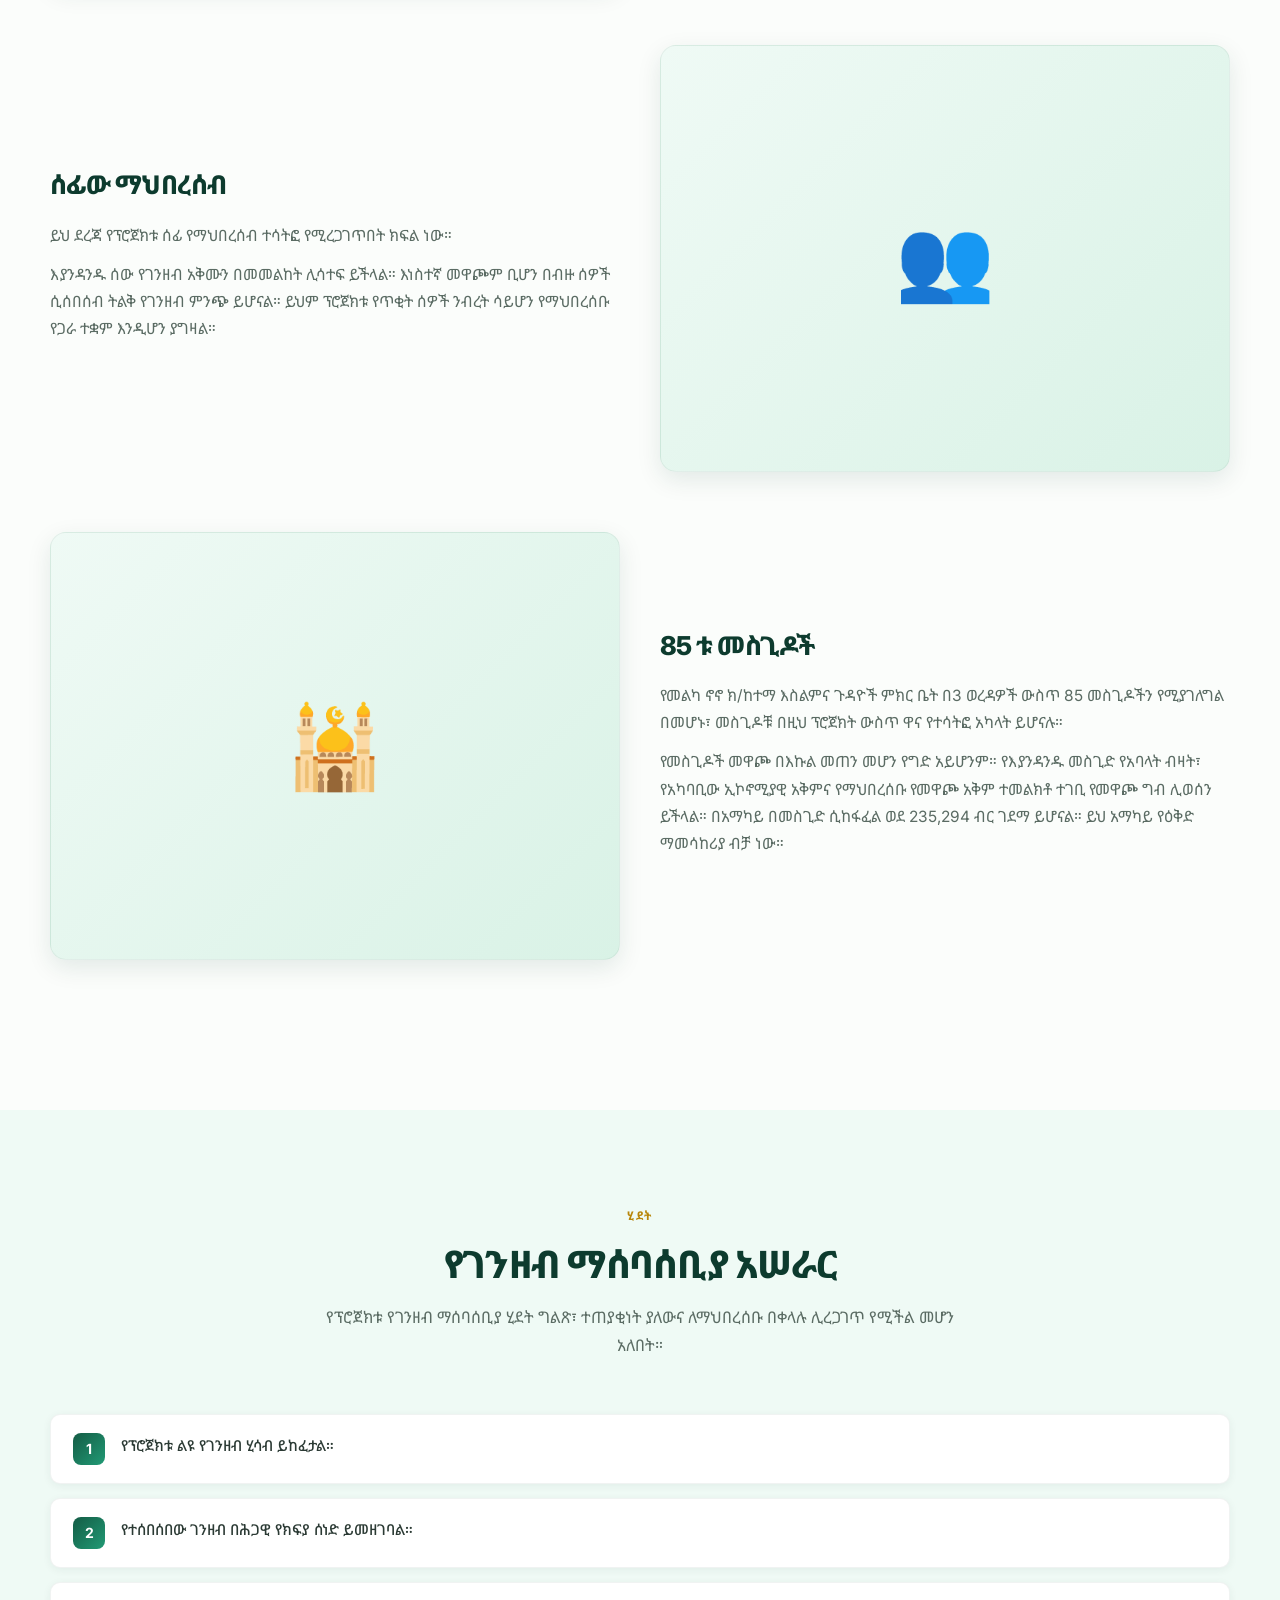
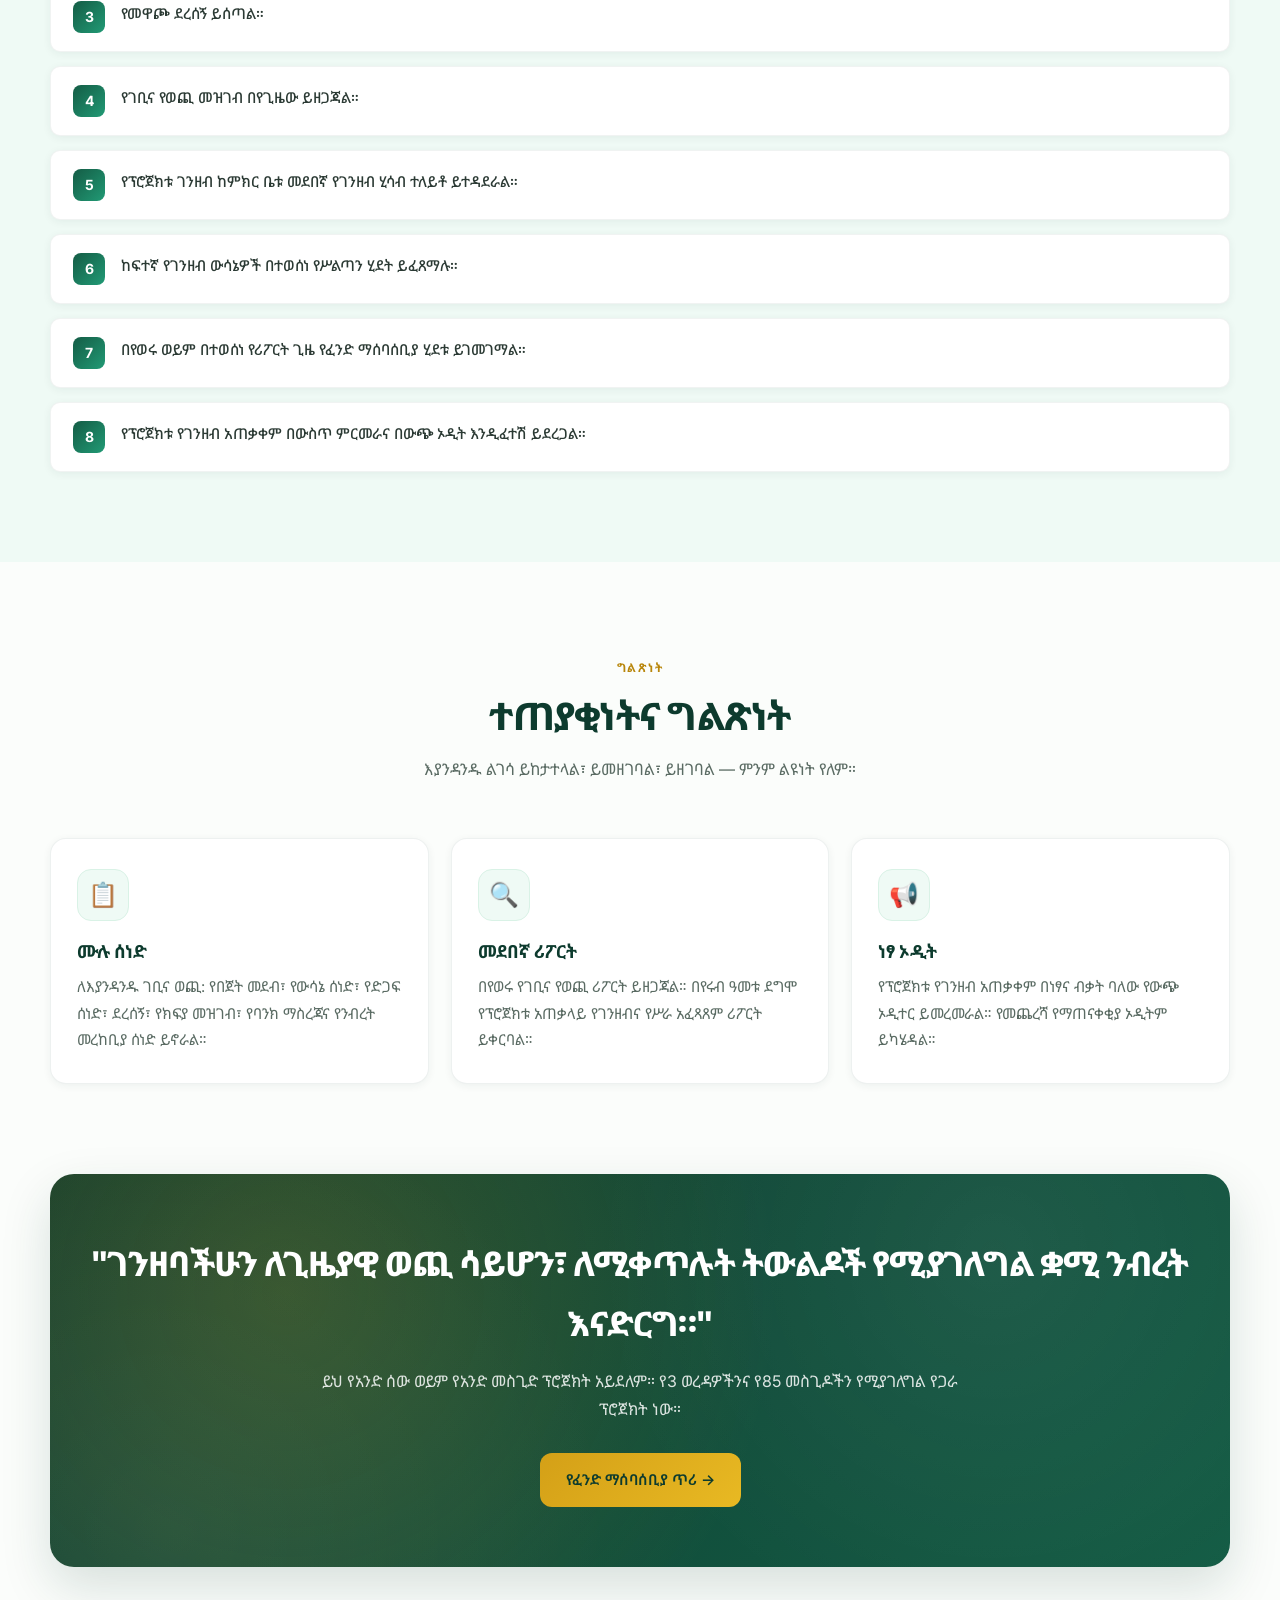
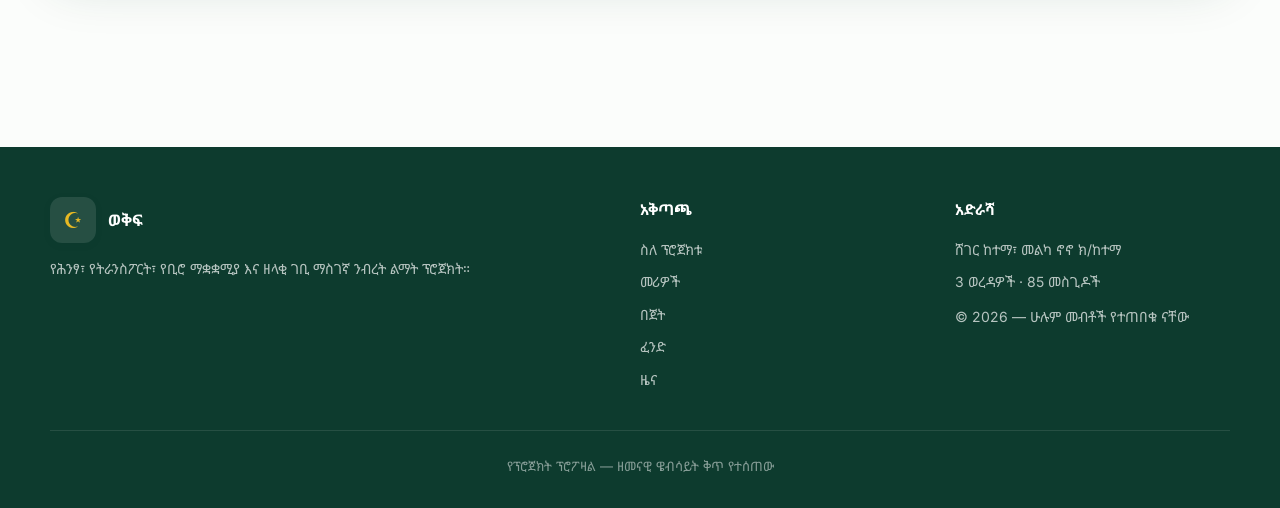
<file: fundraising.html>
<!doctype html>
<html lang="en" dir="ltr">
  <head>
    <meta charset="UTF-8" />
    <meta name="viewport" content="width=device-width, initial-scale=1.0" />
    <title>Fundraising — Malka Nono Project</title>
    <meta name="description" content="Fundraising plan — 4 tiers, one goal." />
    <link rel="preconnect" href="https://fonts.googleapis.com" />
    <link rel="preconnect" href="https://fonts.gstatic.com" crossorigin />
    <link
      href="https://fonts.googleapis.com/css2?family=Inter:wght@400;500;600;700;800&family=Noto+Sans+Ethiopic:wght@300;400;500;600;700;800&family=Noto+Naskh+Arabic:wght@400;500;600;700&display=swap"
      rel="stylesheet"
    />
    <link rel="stylesheet" href="css/style.css" />
  </head>
  <body>
    <div id="site-nav"></div>

    <header class="page-hero">
      <div class="container">
        <span class="page-tag" data-i18n="fund.hero.tag"></span>
        <h1 data-i18n="fund.hero.title"></h1>
        <p data-i18n="fund.hero.lede"></p>
        <div class="breadcrumb">
          <a href="index.html" data-i18n="nav.home"></a>
          <span>/</span>
          <span data-i18n="nav.fundraising"></span>
        </div>
      </div>
    </header>

    <!-- ============ PRINCIPLE ============ -->
    <section>
      <div class="container">
        <div class="callout reveal" style="text-align: center; font-size: 17px">
          <strong data-i18n="fund.principle.title"></strong><br />
          <span data-i18n="fund.principle.text"></span>
        </div>

        <div class="section-head reveal" style="margin-top: 50px">
          <span class="section-tag" data-i18n="fund.tag"></span>
          <h2 data-i18n="fund.title"></h2>
          <p data-i18n="fund.lede"></p>
        </div>

        <div class="tiers">
          <div class="tier reveal">
            <span class="tier-badge" data-i18n="fund.tier1.badge"></span>
            <h3 data-i18n="fund.tier1.title"></h3>
            <div class="goal">80,000,000 ብር</div>
            <p data-i18n="fund.tier1.desc"></p>
          </div>
          <div class="tier reveal">
            <span class="tier-badge" data-i18n="fund.tier2.badge"></span>
            <h3 data-i18n="fund.tier2.title"></h3>
            <div class="goal">45,000,000 ብር</div>
            <p data-i18n="fund.tier2.desc"></p>
          </div>
          <div class="tier reveal">
            <span class="tier-badge" data-i18n="fund.tier3.badge"></span>
            <h3 data-i18n="fund.tier3.title"></h3>
            <div class="goal">30,000,000 ብር</div>
            <p data-i18n="fund.tier3.desc"></p>
          </div>
          <div class="tier reveal">
            <span class="tier-badge" data-i18n="fund.tier4.badge"></span>
            <h3 data-i18n="fund.tier4.title"></h3>
            <div class="goal">20,000,000 ብር</div>
            <p data-i18n="fund.tier4.desc"></p>
          </div>
        </div>
      </div>
    </section>

    <!-- ============ MATRIX TABLE ============ -->
    <section style="background: var(--g50)">
      <div class="container">
        <div class="section-head reveal">
          <span class="section-tag" data-i18n="fund.matrix.tag"></span>
          <h2 data-i18n="fund.matrix.title"></h2>
          <p data-i18n="fund.matrix.lede"></p>
        </div>
        <div class="table-wrap reveal">
          <table>
            <thead>
              <tr>
                <th data-i18n="budget.th.no"></th>
                <th data-i18n="fund.matrix.th.source"></th>
                <th class="num" data-i18n="fund.matrix.th.goal"></th>
              </tr>
            </thead>
            <tbody>
              <tr>
                <td>1</td>
                <td data-i18n="fund.tier1.title"></td>
                <td class="num">80,000,000 ብር</td>
              </tr>
              <tr>
                <td>2</td>
                <td data-i18n="fund.tier2.title"></td>
                <td class="num">45,000,000 ብር</td>
              </tr>
              <tr>
                <td>3</td>
                <td data-i18n="fund.tier3.title"></td>
                <td class="num">30,000,000 ብር</td>
              </tr>
              <tr>
                <td>4</td>
                <td data-i18n="fund.tier4.title"></td>
                <td class="num">20,000,000 ብር</td>
              </tr>
              <tr>
                <td>5</td>
                <td data-i18n="fund.matrix.businesses"></td>
                <td class="num">15,000,000 ብር</td>
              </tr>
              <tr class="total">
                <td colspan="2" data-i18n="budget.total"></td>
                <td class="num">190,000,000 ብር</td>
              </tr>
            </tbody>
          </table>
        </div>
        <p
          style="
            text-align: center;
            color: var(--ink500);
            font-size: 13.5px;
            margin-top: 18px;
            max-width: 720px;
            margin-inline: auto;
          "
          class="reveal"
          data-i18n="fund.matrix.note"
        ></p>
      </div>
    </section>

    <!-- ============ DETAILED TIER DESCRIPTIONS ============ -->
    <section>
      <div class="container">
        <div class="section-head reveal">
          <span class="section-tag" data-i18n="fund.detail.tag"></span>
          <h2 data-i18n="fund.detail.title"></h2>
        </div>

        <div class="info-block reveal">
          <div>
            <h3 data-i18n="fund.tier1.title"></h3>
            <p data-i18n="fund.tier1.long1"></p>
            <p data-i18n="fund.tier1.long2"></p>
            <p data-i18n="fund.tier1.long3"></p>
          </div>
          <div class="info-visual">💎</div>
        </div>

        <div class="info-block reveal">
          <div class="info-visual">🤝</div>
          <div>
            <h3 data-i18n="fund.tier2.title"></h3>
            <p data-i18n="fund.tier2.long1"></p>
            <p data-i18n="fund.tier2.long2"></p>
          </div>
        </div>

        <div class="info-block reveal">
          <div>
            <h3 data-i18n="fund.tier3.title"></h3>
            <p data-i18n="fund.tier3.long1"></p>
            <p data-i18n="fund.tier3.long2"></p>
          </div>
          <div class="info-visual">👥</div>
        </div>

        <div class="info-block reveal">
          <div class="info-visual">🕌</div>
          <div>
            <h3 data-i18n="fund.tier4.title"></h3>
            <p data-i18n="fund.tier4.long1"></p>
            <p data-i18n="fund.tier4.long2"></p>
          </div>
        </div>
      </div>
    </section>

    <!-- ============ PROCESS ============ -->
    <section style="background: var(--g50)">
      <div class="container">
        <div class="section-head reveal">
          <span class="section-tag" data-i18n="fund.process.tag"></span>
          <h2 data-i18n="fund.process.title"></h2>
          <p data-i18n="fund.process.lede"></p>
        </div>
        <div class="process reveal">
          <div class="process-item">
            <span class="pt" data-i18n="fund.process.p1"></span>
          </div>
          <div class="process-item">
            <span class="pt" data-i18n="fund.process.p2"></span>
          </div>
          <div class="process-item">
            <span class="pt" data-i18n="fund.process.p3"></span>
          </div>
          <div class="process-item">
            <span class="pt" data-i18n="fund.process.p4"></span>
          </div>
          <div class="process-item">
            <span class="pt" data-i18n="fund.process.p5"></span>
          </div>
          <div class="process-item">
            <span class="pt" data-i18n="fund.process.p6"></span>
          </div>
          <div class="process-item">
            <span class="pt" data-i18n="fund.process.p7"></span>
          </div>
          <div class="process-item">
            <span class="pt" data-i18n="fund.process.p8"></span>
          </div>
        </div>
      </div>
    </section>

    <!-- ============ TRANSPARENCY ============ -->
    <section>
      <div class="container">
        <div class="section-head reveal">
          <span class="section-tag" data-i18n="fund.transparency.tag"></span>
          <h2 data-i18n="fund.transparency.title"></h2>
          <p data-i18n="fund.transparency.lede"></p>
        </div>
        <div class="grid grid-3">
          <div class="card reveal">
            <div class="card-icon">📋</div>
            <h3 data-i18n="fund.transparency.t1.title"></h3>
            <p data-i18n="fund.transparency.t1.desc"></p>
          </div>
          <div class="card reveal">
            <div class="card-icon">🔍</div>
            <h3 data-i18n="fund.transparency.t2.title"></h3>
            <p data-i18n="fund.transparency.t2.desc"></p>
          </div>
          <div class="card reveal">
            <div class="card-icon">📢</div>
            <h3 data-i18n="fund.transparency.t3.title"></h3>
            <p data-i18n="fund.transparency.t3.desc"></p>
          </div>
        </div>
      </div>
    </section>

    <!-- ============ CTA ============ -->
    <section style="padding-top: 0">
      <div class="cta-banner reveal">
        <h2 data-i18n="cta.title"></h2>
        <p data-i18n="cta.desc"></p>
        <a href="donate.html" class="btn btn-gold" data-i18n="cta.btn"></a>
      </div>
    </section>

    <div id="site-footer"></div>

    <script src="js/translations.js"></script>
    <script src="js/i18n.js"></script>
    <script src="js/theme.js"></script>
    <script src="js/layout.js"></script>
    <script src="js/main.js"></script>
  </body>
</html>
</file>
<file: css/style.css>
/* ============ VARIABLES ============ */
:root{
  --g900:#0d3b2e;--g700:#145c45;--g600:#1a7a5c;--g500:#219a75;
  --g100:#d9f2e6;--g50:#effaf5;
  --gd600:#b8860b;--gd500:#d4a017;--gd400:#e8b923;--gd100:#faf0d0;
  --ink900:#0f1e18;--ink700:#2b3a34;--ink500:#5a6b63;--ink300:#94a39b;
  --paper:#fbfdfb;--white:#fff;
  --r:16px;--rs:10px;
  --sh-sm:0 2px 8px rgba(13,59,46,.06);
  --sh:0 8px 24px rgba(13,59,46,.10);
  --sh-lg:0 20px 50px rgba(13,59,46,.15);
  --maxw:1180px;
  --tr:.3s cubic-bezier(.4,0,.2,1);
}
*{box-sizing:border-box;margin:0;padding:0}
html{scroll-behavior:smooth}
body{
  font-family:'Inter','Noto Sans Ethiopic','Noto Naskh Arabic',system-ui,sans-serif;
  background:var(--paper);color:var(--ink900);
  line-height:1.75;font-size:16px;-webkit-font-smoothing:antialiased;
  overflow-x:hidden;
}
[dir="rtl"] body{font-family:'Noto Naskh Arabic','Inter',system-ui,sans-serif}
body[data-i18n-loading="true"]{visibility:hidden}

/* ============ NAV ============ */
.nav{
  position:fixed;top:0;left:0;right:0;z-index:100;
  background:rgba(251,253,251,.9);backdrop-filter:blur(14px);
  -webkit-backdrop-filter:blur(14px);
  border-bottom:1px solid rgba(13,59,46,.06);transition:var(--tr);
}
.nav.scrolled{box-shadow:var(--sh-sm)}
.nav-inner{
  max-width:var(--maxw);margin:0 auto;padding:14px 24px;
  display:flex;align-items:center;justify-content:space-between;gap:20px;
}
.brand{
  display:flex;align-items:center;gap:12px;font-weight:700;
  color:var(--g900);font-size:15px;text-decoration:none;
}
.brand-mark{
  width:40px;height:40px;background:linear-gradient(135deg,var(--g700),var(--g500));
  border-radius:12px;display:grid;place-items:center;color:var(--gd400);
  font-size:20px;box-shadow:var(--sh-sm);flex-shrink:0;
}
.brand-text{display:flex;flex-direction:column;line-height:1.2}
.brand-text small{font-weight:400;font-size:11px;color:var(--ink500)}

.nav-links{display:flex;gap:2px;list-style:none;align-items:center}
.nav-links a{
  color:var(--ink700);text-decoration:none;font-size:13.5px;font-weight:500;
  padding:8px 12px;border-radius:8px;transition:all .2s;white-space:nowrap;
}
.nav-links a:hover,.nav-links a.active{background:var(--g50);color:var(--g700)}

.lang-switcher{position:relative;margin-left:8px}
.lang-btn{
  display:flex;align-items:center;gap:6px;background:var(--white);
  border:1px solid var(--g100);border-radius:8px;padding:7px 12px;
  cursor:pointer;font-family:inherit;font-size:13px;font-weight:600;
  color:var(--g900);transition:all .2s;
}
.lang-btn:hover{border-color:var(--g500);color:var(--g700)}
.lang-dropdown{
  position:absolute;top:calc(100% + 8px);right:0;background:var(--white);
  border:1px solid var(--g100);border-radius:12px;box-shadow:var(--sh);
  min-width:160px;padding:6px;opacity:0;visibility:hidden;transform:translateY(-8px);
  transition:all .2s;z-index:50;
}
[dir="rtl"] .lang-dropdown{right:auto;left:0}
.lang-switcher.open .lang-dropdown{opacity:1;visibility:visible;transform:none}
.lang-option{
  display:flex;align-items:center;gap:10px;width:100%;background:none;
  border:none;padding:10px 12px;border-radius:8px;cursor:pointer;
  font-family:inherit;font-size:14px;color:var(--ink700);text-align:start;
  transition:all .15s;
}
.lang-option:hover{background:var(--g50);color:var(--g700)}
.lang-option.active{background:var(--g100);color:var(--g900);font-weight:600}
.lang-flag{font-size:18px}

.menu-toggle{
  display:none;background:none;border:1px solid rgba(13,59,46,.15);
  border-radius:8px;padding:8px 10px;cursor:pointer;color:var(--g900);
}
.menu-toggle span{display:block;width:20px;height:2px;background:currentColor;margin:4px 0;border-radius:2px;transition:.3s}

/* ============ HERO ============ */
.hero{
  position:relative;padding:140px 24px 100px;
  background:
    radial-gradient(circle at 15% 20%,rgba(33,154,117,.18),transparent 45%),
    radial-gradient(circle at 85% 80%,rgba(212,160,23,.15),transparent 45%),
    linear-gradient(180deg,var(--g50) 0%,var(--paper) 100%);
  overflow:hidden;
}
.hero::before{
  content:'';position:absolute;inset:0;
  background-image:linear-gradient(rgba(13,59,46,.035) 1px,transparent 1px),linear-gradient(90deg,rgba(13,59,46,.035) 1px,transparent 1px);
  background-size:48px 48px;
  mask-image:radial-gradient(circle at 50% 50%,black 40%,transparent 80%);
  -webkit-mask-image:radial-gradient(circle at 50% 50%,black 40%,transparent 80%);
  pointer-events:none;
}
.hero-inner{max-width:var(--maxw);margin:0 auto;position:relative;text-align:center}
.eyebrow{
  display:inline-flex;align-items:center;gap:8px;background:var(--white);
  border:1px solid var(--g100);color:var(--g700);font-size:13px;font-weight:600;
  padding:8px 16px;border-radius:999px;margin-bottom:26px;box-shadow:var(--sh-sm);
}
.eyebrow::before{content:'';width:8px;height:8px;border-radius:50%;background:var(--gd500);box-shadow:0 0 0 4px var(--gd100)}
.hero h1{
  font-size:clamp(30px,5vw,52px);line-height:1.25;font-weight:800;
  color:var(--g900);letter-spacing:-.02em;max-width:900px;margin:0 auto 22px;
}
.hero h1 .accent{
  background:linear-gradient(120deg,var(--g600),var(--gd500));
  -webkit-background-clip:text;background-clip:text;-webkit-text-fill-color:transparent;
}
.hero p.lede{font-size:clamp(16px,2vw,19px);color:var(--ink500);max-width:720px;margin:0 auto 40px}
.hero-cta{display:flex;gap:14px;justify-content:center;flex-wrap:wrap;margin-bottom:60px}

/* ============ BUTTONS ============ */
.btn{
  display:inline-flex;align-items:center;gap:10px;padding:14px 26px;
  border-radius:12px;font-weight:600;font-size:15px;text-decoration:none;
  border:none;cursor:pointer;transition:all .25s;font-family:inherit;
}
.btn-primary{
  background:linear-gradient(135deg,var(--g700),var(--g500));color:var(--white);
  box-shadow:0 10px 24px rgba(26,122,92,.3);
}
.btn-primary:hover{transform:translateY(-2px);box-shadow:0 14px 30px rgba(26,122,92,.4)}
.btn-ghost{background:var(--white);color:var(--g900);border:1px solid var(--g100)}
.btn-ghost:hover{border-color:var(--g500);color:var(--g700);transform:translateY(-2px)}
.btn-gold{background:linear-gradient(135deg,var(--gd500),var(--gd400));color:var(--g900)}
.btn-gold:hover{transform:translateY(-2px);box-shadow:0 14px 30px rgba(212,160,23,.4)}

/* ============ HERO STATS ============ */
.hero-stats{display:grid;grid-template-columns:repeat(auto-fit,minmax(180px,1fr));gap:16px;max-width:900px;margin:0 auto}
.stat{
  background:var(--white);padding:24px 20px;border-radius:var(--r);
  box-shadow:var(--sh);border:1px solid rgba(13,59,46,.05);
  text-align:center;transition:transform .3s;
}
.stat:hover{transform:translateY(-4px)}
.stat-num{font-size:26px;font-weight:800;color:var(--g700);letter-spacing:-.02em;line-height:1.2}
.stat-num small{font-size:15px;font-weight:600;color:var(--gd600)}
.stat-label{font-size:13px;color:var(--ink500);margin-top:6px;font-weight:500}

/* ============ SECTIONS ============ */
section{padding:90px 24px}
.container{max-width:var(--maxw);margin:0 auto}
.section-head{text-align:center;margin-bottom:55px}
.section-tag{
  display:inline-block;font-size:12px;font-weight:700;letter-spacing:.12em;
  text-transform:uppercase;color:var(--gd600);margin-bottom:14px;
}
.section-head h2{
  font-size:clamp(26px,3.5vw,38px);font-weight:800;color:var(--g900);
  letter-spacing:-.02em;line-height:1.3;margin-bottom:14px;
}
.section-head p{color:var(--ink500);max-width:640px;margin:0 auto;font-size:16px}

/* ============ GRID + CARDS ============ */
.grid{display:grid;gap:22px}
.grid-2{grid-template-columns:repeat(auto-fit,minmax(300px,1fr))}
.grid-3{grid-template-columns:repeat(auto-fit,minmax(260px,1fr))}
.grid-4{grid-template-columns:repeat(auto-fit,minmax(220px,1fr))}
.card{
  background:var(--white);border:1px solid rgba(13,59,46,.07);
  border-radius:var(--r);padding:30px 26px;box-shadow:var(--sh-sm);
  transition:all var(--tr);
}
.card:hover{transform:translateY(-4px);box-shadow:var(--sh);border-color:var(--g100)}
.card-icon{
  width:52px;height:52px;border-radius:14px;background:var(--g50);
  color:var(--g600);display:grid;place-items:center;font-size:24px;
  margin-bottom:18px;border:1px solid var(--g100);
}
.card h3{font-size:18px;font-weight:700;color:var(--g900);margin-bottom:10px;line-height:1.4}
.card p{color:var(--ink500);font-size:15px}
.card.problem .card-icon{background:#fdecec;color:#c0392b;border-color:#f7d4d4}

/* ============ OBJECTIVES ============ */
.objectives{list-style:none;display:grid;gap:14px}
.objectives li{
  display:flex;gap:14px;align-items:flex-start;background:var(--white);
  padding:18px 22px;border-radius:var(--rs);border:1px solid rgba(13,59,46,.06);
  box-shadow:var(--sh-sm);transition:all .2s;
}
.objectives li:hover{border-color:var(--g100);transform:translateX(4px)}
[dir="rtl"] .objectives li:hover{transform:translateX(-4px)}
.objectives li .num{
  flex-shrink:0;width:30px;height:30px;border-radius:8px;
  background:linear-gradient(135deg,var(--g700),var(--g500));color:var(--white);
  display:grid;place-items:center;font-weight:700;font-size:14px;
}
.objectives li .text{color:var(--ink700);font-size:15px;font-weight:500}

/* ============ TABLES (public pages) ============ */
.table-wrap{
  background:var(--white);border-radius:var(--r);box-shadow:var(--sh);
  border:1px solid rgba(13,59,46,.06);overflow:hidden;overflow-x:auto;
}
table{width:100%;border-collapse:collapse;min-width:520px}
thead{background:linear-gradient(135deg,var(--g900),var(--g700))}
thead th{color:var(--white);font-weight:600;font-size:14px;text-align:start;padding:16px 20px;letter-spacing:.02em}
tbody td{padding:15px 20px;border-bottom:1px solid rgba(13,59,46,.06);color:var(--ink700);font-size:14.5px}
tbody tr:last-child td{border-bottom:none}
tbody tr:hover{background:var(--g50)}
tbody tr.total{background:var(--gd100);font-weight:700}
tbody tr.total td{color:var(--g900);font-size:15.5px;border-top:2px solid var(--gd400)}
td.num{font-variant-numeric:tabular-nums;font-weight:600;color:var(--g700);text-align:end}
thead th.num{text-align:end}

/* ============ TIERS ============ */
.tiers{display:grid;gap:22px;grid-template-columns:repeat(auto-fit,minmax(240px,1fr))}
.tier{
  background:var(--white);border-radius:var(--r);padding:30px 24px;
  border:1px solid rgba(13,59,46,.08);box-shadow:var(--sh-sm);
  position:relative;overflow:hidden;transition:all var(--tr);
}
.tier:hover{transform:translateY(-6px);box-shadow:var(--sh-lg)}
.tier::before{content:'';position:absolute;top:0;left:0;right:0;height:5px;background:linear-gradient(90deg,var(--g600),var(--gd500))}
.tier-badge{
  display:inline-block;font-size:11px;font-weight:700;letter-spacing:.08em;
  padding:5px 12px;border-radius:999px;background:var(--g50);
  color:var(--g700);margin-bottom:14px;border:1px solid var(--g100);
}
.tier h3{font-size:17px;font-weight:700;color:var(--g900);margin-bottom:10px}
.tier .goal{font-size:24px;font-weight:800;color:var(--gd600);letter-spacing:-.02em;margin:12px 0;line-height:1.2}
.tier p{font-size:14px;color:var(--ink500)}

/* ============ TIMELINE ============ */
.timeline{position:relative;padding-inline-start:40px;max-width:820px;margin:0 auto}
.timeline::before{
  content:'';position:absolute;inset-inline-start:12px;top:8px;bottom:8px;width:3px;
  background:linear-gradient(180deg,var(--g500),var(--gd400));border-radius:2px;
}
.tl-item{position:relative;padding:0 0 30px 0}
.tl-item::before{
  content:'';position:absolute;inset-inline-start:-33px;top:6px;width:15px;height:15px;
  border-radius:50%;background:var(--white);border:3px solid var(--g600);
  box-shadow:0 0 0 4px var(--g50);
}
.tl-item h4{font-size:16px;font-weight:700;color:var(--g900);margin-bottom:4px}
.tl-item .when{
  display:inline-block;font-size:12px;font-weight:600;color:var(--gd600);
  background:var(--gd100);padding:3px 10px;border-radius:6px;margin-bottom:6px;
}
.tl-item p{font-size:14.5px;color:var(--ink500)}

/* ============ CYCLE ============ */
.cycle{display:grid;grid-template-columns:repeat(auto-fit,minmax(150px,1fr));gap:14px;margin-top:30px}
.cycle-step{
  background:var(--white);border-radius:var(--rs);padding:22px 16px;text-align:center;
  border:1px solid rgba(13,59,46,.07);box-shadow:var(--sh-sm);
  position:relative;transition:all .3s;
}
.cycle-step:hover{border-color:var(--gd400);transform:translateY(-3px)}
.cycle-step .ci{
  width:44px;height:44px;margin:0 auto 12px;border-radius:12px;
  background:linear-gradient(135deg,var(--g600),var(--g500));color:var(--white);
  display:grid;place-items:center;font-size:20px;
}
.cycle-step h5{font-size:13.5px;font-weight:700;color:var(--g900);margin-bottom:4px}
.cycle-step p{font-size:12.5px;color:var(--ink500)}

/* ============ CTA BANNER ============ */
.cta-banner{
  background:radial-gradient(circle at 20% 30%,rgba(212,160,23,.2),transparent 50%),linear-gradient(135deg,var(--g900),var(--g700));
  color:var(--white);border-radius:24px;padding:60px 40px;text-align:center;
  box-shadow:var(--sh-lg);position:relative;overflow:hidden;margin:0 auto;max-width:var(--maxw);
}
.cta-banner::before{
  content:'';position:absolute;inset:0;
  background-image:radial-gradient(circle at 80% 20%,rgba(255,255,255,.06),transparent 40%),radial-gradient(circle at 10% 90%,rgba(255,255,255,.05),transparent 40%);
  pointer-events:none;
}
.cta-banner h2{font-size:clamp(24px,3vw,34px);font-weight:800;margin-bottom:14px;position:relative;letter-spacing:-.02em}
.cta-banner p{color:rgba(255,255,255,.85);max-width:640px;margin:0 auto 30px;font-size:16px;position:relative}
.cta-banner .btn{position:relative}

/* ============ FOOTER ============ */
footer{background:var(--g900);color:rgba(255,255,255,.75);padding:50px 24px 30px;margin-top:90px}
.footer-inner{
  max-width:var(--maxw);margin:0 auto;display:grid;
  grid-template-columns:2fr 1fr 1fr;gap:40px;padding-bottom:30px;
  border-bottom:1px solid rgba(255,255,255,.1);
}
.footer-inner h4{color:var(--white);font-size:15px;font-weight:700;margin-bottom:14px}
.footer-inner p,.footer-inner a{
  color:rgba(255,255,255,.7);font-size:14px;text-decoration:none;
  display:block;margin-bottom:8px;transition:color .2s;
}
.footer-inner a:hover{color:var(--gd400)}
.footer-brand{display:flex;align-items:center;gap:12px;color:var(--white);font-weight:700;margin-bottom:14px;font-size:16px}
.footer-brand .brand-mark{background:rgba(255,255,255,.1)}
.footer-bottom{max-width:var(--maxw);margin:0 auto;padding-top:24px;text-align:center;font-size:13px;color:rgba(255,255,255,.5)}

/* ============ FORMS ============ */
.form-group{margin-bottom:20px}
.form-label{display:block;font-size:14px;font-weight:600;color:var(--g900);margin-bottom:8px}
.form-input,.form-textarea,.form-select{
  width:100%;padding:12px 16px;border:1px solid rgba(13,59,46,.15);
  border-radius:10px;font-family:inherit;font-size:15px;background:var(--white);
  color:var(--ink900);transition:all .2s;
}
.form-input:focus,.form-textarea:focus,.form-select:focus{
  outline:none;border-color:var(--g500);box-shadow:0 0 0 4px var(--g50);
}
.form-textarea{min-height:140px;resize:vertical}

/* ============ UTILITIES ============ */
.text-center{text-align:center}
.mt-2{margin-top:2rem}
.mt-3{margin-top:3rem}
.reveal{opacity:0;transform:translateY(24px);transition:opacity .7s ease,transform .7s ease}
.reveal.visible{opacity:1;transform:none}

/* ============ RESPONSIVE (public) ============ */
@media(max-width:960px){
  .nav-links{
    display:none;position:absolute;top:100%;left:0;right:0;background:var(--white);
    flex-direction:column;padding:14px;border-bottom:1px solid rgba(13,59,46,.08);
    box-shadow:var(--sh);gap:2px;align-items:stretch;
  }
  .nav-links.open{display:flex}
  .nav-links a{width:100%;padding:12px 16px}
  .menu-toggle{display:block}
  .footer-inner{grid-template-columns:1fr;gap:30px}
  section{padding:65px 20px}
  .hero{padding:120px 20px 70px}
  .cta-banner{padding:45px 24px;border-radius:18px}
  .lang-switcher{margin-left:auto}
}

/* ============ PAGE HERO (inner pages) ============ */
.page-hero{
  padding:130px 24px 70px;
  background:linear-gradient(180deg,var(--g50),var(--paper));
  border-bottom:1px solid rgba(13,59,46,.06);
  text-align:center;
}
.page-hero .container{max-width:900px}
.page-hero .page-tag{
  display:inline-block;font-size:12px;font-weight:700;letter-spacing:.12em;
  text-transform:uppercase;color:var(--gd600);background:var(--gd100);
  padding:6px 14px;border-radius:999px;margin-bottom:18px;
}
.page-hero h1{
  font-size:clamp(28px,4vw,44px);font-weight:800;color:var(--g900);
  letter-spacing:-.02em;line-height:1.25;margin-bottom:18px;
}
.page-hero p{color:var(--ink500);font-size:17px;max-width:720px;margin:0 auto}
.breadcrumb{
  display:flex;gap:8px;align-items:center;justify-content:center;
  font-size:13px;color:var(--ink500);margin-top:20px;
}
.breadcrumb a{color:var(--g700);text-decoration:none}
.breadcrumb a:hover{color:var(--gd600)}
.breadcrumb span{color:var(--ink300)}

/* ============ INFO BLOCK ============ */
.info-block{
  display:grid;grid-template-columns:1fr 1fr;gap:40px;
  align-items:center;margin:60px 0;
}
.info-block h3{font-size:26px;font-weight:800;color:var(--g900);margin-bottom:14px;letter-spacing:-.02em}
.info-block p{color:var(--ink500);margin-bottom:12px;font-size:15.5px}
.info-visual{
  aspect-ratio:4/3;
  background:linear-gradient(135deg,var(--g50),var(--g100));
  border-radius:var(--r);display:grid;place-items:center;font-size:80px;
  border:1px solid rgba(13,59,46,.06);box-shadow:var(--sh);
}
@media(max-width:860px){.info-block{grid-template-columns:1fr;gap:24px}}

/* ============ BULLET LIST ============ */
.bullet-list{list-style:none;display:grid;gap:10px;margin-top:16px}
.bullet-list li{
  display:flex;align-items:flex-start;gap:12px;padding:12px 16px;
  background:var(--white);border:1px solid rgba(13,59,46,.06);
  border-radius:var(--rs);font-size:15px;color:var(--ink700);transition:all .2s;
}
.bullet-list li:hover{border-color:var(--g100);transform:translateX(4px)}
[dir="rtl"] .bullet-list li:hover{transform:translateX(-4px)}
.bullet-list li::before{
  content:'✓';flex-shrink:0;width:24px;height:24px;border-radius:6px;
  background:var(--g50);color:var(--g600);display:grid;place-items:center;
  font-weight:700;font-size:13px;border:1px solid var(--g100);
}

/* ============ STATS STRIP ============ */
.stats-strip{
  display:grid;grid-template-columns:repeat(auto-fit,minmax(160px,1fr));gap:16px;
  margin:40px 0;padding:24px;background:var(--white);border-radius:var(--r);
  box-shadow:var(--sh-sm);border:1px solid rgba(13,59,46,.06);
}
.stats-strip .item{text-align:center;padding:12px}
.stats-strip .item + .item{border-inline-start:1px solid rgba(13,59,46,.08)}
.stats-strip .num{font-size:24px;font-weight:800;color:var(--g700);letter-spacing:-.02em;line-height:1.2}
.stats-strip .num small{font-size:13px;font-weight:600;color:var(--gd600)}
.stats-strip .lbl{font-size:12.5px;color:var(--ink500);margin-top:6px;font-weight:500}
@media(max-width:640px){
  .stats-strip .item + .item{border-inline-start:none;border-top:1px solid rgba(13,59,46,.08)}
}

/* ============ CALLOUT ============ */
.callout{
  background:linear-gradient(135deg,var(--gd100),var(--white));
  border-inline-start:4px solid var(--gd500);border-radius:var(--rs);
  padding:22px 24px;margin:30px 0;color:var(--ink700);font-size:15px;line-height:1.7;
}
.callout strong{color:var(--g900)}

/* ============ PROCESS STEPS ============ */
.process{display:grid;gap:14px;counter-reset:step}
.process-item{
  display:flex;gap:16px;align-items:flex-start;
  background:var(--white);padding:18px 22px;border-radius:var(--rs);
  border:1px solid rgba(13,59,46,.06);box-shadow:var(--sh-sm);
}
.process-item::before{
  counter-increment:step;content:counter(step);
  flex-shrink:0;width:32px;height:32px;border-radius:8px;
  background:linear-gradient(135deg,var(--g700),var(--g500));
  color:var(--white);display:grid;place-items:center;
  font-weight:700;font-size:14px;
}
.process-item .pt{color:var(--ink700);font-size:15px;font-weight:500}

/* ============ BANK / PAYMENT CARDS ============ */
.bank-grid{display:grid;gap:20px;grid-template-columns:repeat(auto-fit,minmax(280px,1fr))}
.bank-card{
  background:var(--white);border:1px solid rgba(13,59,46,.08);
  border-radius:var(--r);padding:26px 24px;box-shadow:var(--sh-sm);
  transition:all var(--tr);position:relative;overflow:hidden;
}
.bank-card:hover{transform:translateY(-4px);box-shadow:var(--sh);border-color:var(--g100)}
.bank-card::before{
  content:'';position:absolute;top:0;left:0;right:0;height:4px;
  background:linear-gradient(90deg,var(--g600),var(--gd500));
}
.bank-head{display:flex;align-items:center;gap:12px;margin-bottom:18px}
.bank-logo{
  width:44px;height:44px;border-radius:10px;display:grid;place-items:center;
  font-size:20px;font-weight:800;color:var(--white);flex-shrink:0;
}
.bank-logo.cbe{background:linear-gradient(135deg,#5a2d82,#7e44a8)}
.bank-logo.awash{background:linear-gradient(135deg,#c8102e,#e63946)}
.bank-logo.dashen{background:linear-gradient(135deg,#0a4d8c,#1e6fbf)}
.bank-logo.telebirr{background:linear-gradient(135deg,#00a651,#00c853)}
.bank-logo.cbe-birr{background:linear-gradient(135deg,#6a1b9a,#8e24aa)}
.bank-name{font-size:16px;font-weight:700;color:var(--g900)}
.bank-name small{display:block;font-size:12px;font-weight:500;color:var(--ink500);margin-top:2px}
.bank-row{
  display:flex;justify-content:space-between;align-items:center;
  padding:10px 0;border-bottom:1px dashed rgba(13,59,46,.1);font-size:14px;
}
.bank-row:last-of-type{border-bottom:none;margin-bottom:14px}
.bank-row .label{color:var(--ink500);font-weight:500}
.bank-row .value{
  color:var(--g900);font-weight:700;font-variant-numeric:tabular-nums;
  font-family:'Inter',ui-monospace,monospace;letter-spacing:.02em;
}
.copy-btn{
  display:inline-flex;align-items:center;gap:6px;background:var(--g50);
  color:var(--g700);border:1px solid var(--g100);border-radius:8px;
  padding:6px 12px;font-size:12px;font-weight:600;cursor:pointer;
  font-family:inherit;transition:all .2s;
}
.copy-btn:hover{background:var(--g100);color:var(--g900)}
.copy-btn.copied{background:var(--gd100);color:var(--gd600);border-color:var(--gd400)}

/* ============ AMOUNT OPTIONS ============ */
.amount-options{display:grid;grid-template-columns:repeat(auto-fit,minmax(140px,1fr));gap:12px;margin:20px 0}
.amount-option{
  background:var(--white);border:2px solid rgba(13,59,46,.1);border-radius:var(--rs);
  padding:18px 16px;text-align:center;cursor:pointer;transition:all .2s;
  font-family:inherit;font-size:15px;font-weight:700;color:var(--g900);
  position:relative;
}
.amount-option:hover{border-color:var(--g500);transform:translateY(-2px)}
.amount-option.selected{
  border-color:var(--g500);background:var(--g50);color:var(--g700);
  box-shadow:0 0 0 4px var(--g50);
}
.amount-option small{display:block;font-size:11px;font-weight:500;color:var(--ink500);margin-top:4px}

/* ============ CONTACT INFO CARDS ============ */
.contact-grid{display:grid;gap:22px;grid-template-columns:repeat(auto-fit,minmax(240px,1fr))}
.contact-card{
  background:var(--white);border:1px solid rgba(13,59,46,.06);
  border-radius:var(--r);padding:28px 24px;box-shadow:var(--sh-sm);
  transition:all var(--tr);text-align:center;
}
.contact-card:hover{transform:translateY(-4px);box-shadow:var(--sh);border-color:var(--g100)}
.contact-card .ci{
  width:56px;height:56px;border-radius:14px;margin:0 auto 16px;
  background:linear-gradient(135deg,var(--g700),var(--g500));color:var(--white);
  display:grid;place-items:center;font-size:24px;
  box-shadow:0 8px 18px rgba(26,122,92,.25);
}
.contact-card h3{font-size:16px;font-weight:700;color:var(--g900);margin-bottom:8px}
.contact-card p{font-size:14.5px;color:var(--ink500);margin-bottom:4px}
.contact-card a{color:var(--g700);font-weight:600;text-decoration:none;transition:color .2s}
.contact-card a:hover{color:var(--gd600)}

/* ============ FORM GRID ============ */
.form-grid{display:grid;grid-template-columns:1fr 1fr;gap:20px}
.form-grid .full{grid-column:1 / -1}
@media(max-width:640px){.form-grid{grid-template-columns:1fr}}

/* ============ MAP / LOCATION ============ */
.location-box{
  background:linear-gradient(135deg,var(--g50),var(--g100));
  border-radius:var(--r);padding:60px 40px;text-align:center;
  border:1px solid var(--g100);position:relative;overflow:hidden;
}
.location-box::before{
  content:'';position:absolute;inset:0;
  background-image:
    linear-gradient(rgba(13,59,46,.05) 1px,transparent 1px),
    linear-gradient(90deg,rgba(13,59,46,.05) 1px,transparent 1px);
  background-size:32px 32px;
  pointer-events:none;
}
.location-box .pin{
  font-size:48px;position:relative;
  animation:pinBounce 2s ease-in-out infinite;
}
@keyframes pinBounce{
  0%,100%{transform:translateY(0)}
  50%{transform:translateY(-8px)}
}
.location-box h3{font-size:22px;font-weight:800;color:var(--g900);margin:16px 0 8px;position:relative}
.location-box p{color:var(--ink500);position:relative;max-width:500px;margin:0 auto}

/* ============ OFFICE HOURS ============ */
.hours-list{list-style:none;display:grid;gap:10px;margin-top:14px}
.hours-list li{
  display:flex;justify-content:space-between;padding:12px 16px;
  background:var(--white);border-radius:var(--rs);
  border:1px solid rgba(13,59,46,.06);font-size:14.5px;
}
.hours-list li span:first-child{color:var(--ink700);font-weight:600}
.hours-list li span:last-child{color:var(--g700);font-weight:700}
.hours-list li.closed span:last-child{color:#c0392b}

/* ============ SUCCESS MESSAGE ============ */
.form-success{
  background:var(--g50);border:1px solid var(--g100);color:var(--g700);
  padding:16px 20px;border-radius:var(--rs);margin-top:16px;
  display:none;align-items:center;gap:10px;font-weight:600;font-size:14.5px;
}
.form-success.show{display:flex}
.form-success::before{
  content:'✓';width:24px;height:24px;border-radius:6px;
  background:var(--g500);color:white;display:grid;place-items:center;
  font-size:13px;font-weight:700;flex-shrink:0;
}

/* ============ SOCIAL LINKS ============ */
.social-links{display:flex;gap:10px;justify-content:center;margin-top:16px}
.social-links a{
  width:42px;height:42px;border-radius:12px;display:grid;place-items:center;
  background:var(--g50);color:var(--g700);text-decoration:none;
  font-size:18px;transition:all .25s;border:1px solid var(--g100);
}
.social-links a:hover{
  background:linear-gradient(135deg,var(--g700),var(--g500));color:white;
  transform:translateY(-3px);box-shadow:0 8px 18px rgba(26,122,92,.3);
}

/* ============ TRUST BADGES ============ */
.trust-badges{
  display:grid;grid-template-columns:repeat(auto-fit,minmax(180px,1fr));gap:16px;
  margin-top:30px;
}
.trust-badge{
  display:flex;align-items:center;gap:12px;padding:16px 20px;
  background:var(--white);border:1px solid rgba(13,59,46,.06);
  border-radius:var(--rs);box-shadow:var(--sh-sm);
}
.trust-badge .icon{
  width:40px;height:40px;border-radius:10px;background:var(--gd100);
  color:var(--gd600);display:grid;place-items:center;font-size:18px;flex-shrink:0;
}
.trust-badge .text{font-size:13.5px;font-weight:600;color:var(--g900);line-height:1.4}
.trust-badge .text small{display:block;font-weight:500;color:var(--ink500);font-size:12px;margin-top:2px}

/* ============ NEWS ============ */
.news-filter{
  display:flex;gap:10px;flex-wrap:wrap;justify-content:center;
  margin-bottom:40px;
}
.filter-chip{
  background:var(--white);border:1px solid rgba(13,59,46,.1);
  color:var(--ink700);padding:8px 18px;border-radius:999px;
  font-family:inherit;font-size:13.5px;font-weight:600;cursor:pointer;
  transition:all .2s;
}
.filter-chip:hover{border-color:var(--g500);color:var(--g700)}
.filter-chip.active{
  background:linear-gradient(135deg,var(--g700),var(--g500));
  color:var(--white);border-color:transparent;
  box-shadow:0 6px 16px rgba(26,122,92,.25);
}

.news-featured{
  display:grid;grid-template-columns:1.2fr 1fr;gap:0;
  background:var(--white);border-radius:var(--r);overflow:hidden;
  box-shadow:var(--sh);border:1px solid rgba(13,59,46,.06);
  margin-bottom:50px;
}
.news-featured .visual{
  background:linear-gradient(135deg,var(--g700),var(--g500));
  position:relative;min-height:340px;display:grid;place-items:center;
  color:var(--white);font-size:80px;overflow:hidden;
}
.news-featured .visual::before{
  content:'';position:absolute;inset:0;
  background-image:
    radial-gradient(circle at 30% 30%,rgba(255,255,255,.1),transparent 40%),
    radial-gradient(circle at 70% 70%,rgba(212,160,23,.25),transparent 45%);
}
.news-featured .visual span{position:relative;z-index:1}
.news-featured .content{padding:40px 36px;display:flex;flex-direction:column;justify-content:center}
.news-featured .badge{
  display:inline-block;background:var(--gd100);color:var(--gd600);
  padding:5px 12px;border-radius:6px;font-size:11px;font-weight:700;
  letter-spacing:.08em;text-transform:uppercase;margin-bottom:14px;align-self:flex-start;
}
.news-featured h2{
  font-size:clamp(22px,2.5vw,30px);font-weight:800;color:var(--g900);
  line-height:1.3;letter-spacing:-.02em;margin-bottom:14px;
}
.news-featured p{color:var(--ink500);font-size:15px;margin-bottom:20px}
.news-featured .meta{
  display:flex;gap:16px;align-items:center;font-size:13px;color:var(--ink500);
  padding-top:18px;border-top:1px solid rgba(13,59,46,.08);
}
.news-featured .meta strong{color:var(--g700);font-weight:600}

.news-grid{
  display:grid;gap:24px;
  grid-template-columns:repeat(auto-fill,minmax(300px,1fr));
}
.news-card{
  background:var(--white);border:1px solid rgba(13,59,46,.06);
  border-radius:var(--r);overflow:hidden;box-shadow:var(--sh-sm);
  transition:all var(--tr);display:flex;flex-direction:column;
}
.news-card:hover{transform:translateY(-6px);box-shadow:var(--sh-lg);border-color:var(--g100)}
.news-card .thumb{
  height:180px;background:linear-gradient(135deg,var(--g50),var(--g100));
  display:grid;place-items:center;font-size:52px;position:relative;
  border-bottom:1px solid rgba(13,59,46,.06);
}
.news-card .cat{
  position:absolute;top:12px;left:12px;
  background:rgba(255,255,255,.95);color:var(--g700);
  font-size:11px;font-weight:700;padding:4px 10px;border-radius:6px;
  letter-spacing:.04em;
}
[dir="rtl"] .news-card .cat{left:auto;right:12px}
.news-card .body{padding:22px 22px 24px;display:flex;flex-direction:column;flex:1}
.news-card .date{
  font-size:12px;font-weight:600;color:var(--gd600);
  letter-spacing:.04em;text-transform:uppercase;margin-bottom:10px;
}
.news-card h3{
  font-size:17px;font-weight:700;color:var(--g900);
  line-height:1.4;margin-bottom:10px;
}
.news-card p{
  font-size:14px;color:var(--ink500);line-height:1.65;
  flex:1;margin-bottom:16px;
}
.news-card .read-more{
  display:inline-flex;align-items:center;gap:6px;
  color:var(--g700);font-size:14px;font-weight:600;
  text-decoration:none;transition:gap .2s;
}
.news-card .read-more:hover{gap:10px;color:var(--gd600)}

.newsletter{
  background:linear-gradient(135deg,var(--g900),var(--g700));
  color:var(--white);border-radius:var(--r);padding:50px 40px;
  text-align:center;position:relative;overflow:hidden;
}
.newsletter::before{
  content:'';position:absolute;inset:0;
  background-image:
    radial-gradient(circle at 20% 30%,rgba(212,160,23,.15),transparent 45%),
    radial-gradient(circle at 80% 70%,rgba(255,255,255,.05),transparent 40%);
  pointer-events:none;
}
.newsletter h3{font-size:24px;font-weight:800;margin-bottom:10px;position:relative}
.newsletter p{color:rgba(255,255,255,.85);margin-bottom:24px;position:relative;font-size:15px}
.newsletter-form{
  display:flex;gap:10px;max-width:480px;margin:0 auto;position:relative;
  flex-wrap:wrap;
}
.newsletter-form input{
  flex:1;min-width:200px;padding:14px 18px;border-radius:12px;border:none;
  font-family:inherit;font-size:15px;background:rgba(255,255,255,.95);
  color:var(--ink900);
}
.newsletter-form input:focus{outline:2px solid var(--gd400)}
.newsletter-form button{
  padding:14px 24px;border-radius:12px;border:none;cursor:pointer;
  background:linear-gradient(135deg,var(--gd500),var(--gd400));
  color:var(--g900);font-weight:700;font-size:15px;font-family:inherit;
  transition:all .25s;
}
.newsletter-form button:hover{transform:translateY(-2px);box-shadow:0 10px 22px rgba(0,0,0,.25)}

@media(max-width:768px){
  .news-featured{grid-template-columns:1fr}
  .news-featured .visual{min-height:200px;font-size:60px}
}

/* ============ REPORTS ============ */
.report-stats{
  display:grid;grid-template-columns:repeat(auto-fit,minmax(200px,1fr));
  gap:16px;margin-bottom:50px;
}
.report-stat{
  background:var(--white);border:1px solid rgba(13,59,46,.06);
  border-radius:var(--r);padding:26px 24px;box-shadow:var(--sh-sm);
  position:relative;overflow:hidden;
}
.report-stat::before{
  content:'';position:absolute;top:0;left:0;bottom:0;width:4px;
  background:linear-gradient(180deg,var(--g600),var(--gd500));
}
.report-stat .rs-icon{
  width:44px;height:44px;border-radius:12px;background:var(--g50);
  color:var(--g600);display:grid;place-items:center;font-size:20px;
  margin-bottom:14px;border:1px solid var(--g100);
}
.report-stat .rs-num{
  font-size:26px;font-weight:800;color:var(--g700);
  letter-spacing:-.02em;line-height:1.2;
}
.report-stat .rs-num small{font-size:14px;font-weight:600;color:var(--gd600)}
.report-stat .rs-lbl{font-size:13px;color:var(--ink500);margin-top:6px;font-weight:500}

.reports-grid{
  display:grid;gap:22px;
  grid-template-columns:repeat(auto-fit,minmax(320px,1fr));
}
.report-card{
  background:var(--white);border:1px solid rgba(13,59,46,.06);
  border-radius:var(--r);padding:28px 26px;box-shadow:var(--sh-sm);
  transition:all var(--tr);position:relative;
}
.report-card:hover{transform:translateY(-4px);box-shadow:var(--sh);border-color:var(--g100)}
.report-card .rc-head{display:flex;align-items:flex-start;gap:14px;margin-bottom:16px}
.report-card .rc-icon{
  width:52px;height:52px;border-radius:14px;flex-shrink:0;
  display:grid;place-items:center;font-size:24px;
}
.report-card .rc-icon.fin{background:#e8f4ff;color:#1a5fa8;border:1px solid #cce4ff}
.report-card .rc-icon.prog{background:var(--g50);color:var(--g600);border:1px solid var(--g100)}
.report-card .rc-icon.audit{background:var(--gd100);color:var(--gd600);border:1px solid #f0dfa0}
.report-card .rc-icon.q{background:#f3e8ff;color:#6a2c9a;border:1px solid #e0cff5}
.report-card h3{font-size:17px;font-weight:700;color:var(--g900);margin-bottom:4px;line-height:1.35}
.report-card .rc-type{font-size:12px;font-weight:600;color:var(--gd600);letter-spacing:.04em;text-transform:uppercase}
.report-card p{font-size:14.5px;color:var(--ink500);margin-bottom:18px;line-height:1.65}
.report-card .rc-meta{
  display:flex;gap:18px;flex-wrap:wrap;
  padding-top:16px;border-top:1px dashed rgba(13,59,46,.1);
  font-size:12.5px;color:var(--ink500);
}
.report-card .rc-meta span{display:flex;align-items:center;gap:6px}
.report-card .rc-meta strong{color:var(--g900);font-weight:600}
.report-card .rc-action{
  display:inline-flex;align-items:center;gap:8px;
  margin-top:16px;color:var(--g700);font-weight:600;font-size:14px;
  text-decoration:none;transition:gap .2s;
}
.report-card .rc-action:hover{gap:12px;color:var(--gd600)}

.progress-bar{
  background:var(--g50);border-radius:999px;height:10px;
  overflow:hidden;margin:10px 0 6px;
  border:1px solid var(--g100);
}
.progress-bar .fill{
  height:100%;border-radius:999px;
  background:linear-gradient(90deg,var(--g600),var(--gd500));
  transition:width 1.5s ease-out;
}
.progress-info{
  display:flex;justify-content:space-between;
  font-size:12px;color:var(--ink500);font-weight:500;
}
.progress-info strong{color:var(--g700);font-weight:700}

/* ============ EMPTY STATE ============ */
.empty-state{
  text-align:center;padding:60px 30px;color:var(--ink500);
}
.empty-state .icon{font-size:60px;margin-bottom:16px;opacity:.4}
.empty-state h3{font-size:20px;font-weight:700;color:var(--g900);margin-bottom:8px}
.empty-state p{font-size:14.5px;max-width:420px;margin:0 auto}

/* ============================================================
   ADMIN LOGIN
   ============================================================ */
.login-screen{
  min-height:100vh;
  background:
    radial-gradient(circle at 15% 20%,rgba(33,154,117,.25),transparent 45%),
    radial-gradient(circle at 85% 80%,rgba(212,160,23,.2),transparent 45%),
    linear-gradient(135deg,var(--g900) 0%,var(--g700) 100%);
  display:grid;place-items:center;padding:40px 20px;position:relative;
  overflow:hidden;
}
.login-screen::before{
  content:'';position:absolute;inset:0;
  background-image:
    linear-gradient(rgba(255,255,255,.03) 1px,transparent 1px),
    linear-gradient(90deg,rgba(255,255,255,.03) 1px,transparent 1px);
  background-size:48px 48px;
  mask-image:radial-gradient(circle at 50% 50%,black 40%,transparent 80%);
  -webkit-mask-image:radial-gradient(circle at 50% 50%,black 40%,transparent 80%);
}
.login-card{
  position:relative;z-index:1;background:var(--white);
  border-radius:20px;padding:48px 40px;max-width:440px;width:100%;
  box-shadow:0 30px 80px rgba(0,0,0,.4);
}
.login-brand{
  display:flex;flex-direction:column;align-items:center;text-align:center;
  margin-bottom:32px;
}
.login-brand .logo{
  width:64px;height:64px;background:linear-gradient(135deg,var(--g700),var(--g500));
  border-radius:18px;display:grid;place-items:center;color:var(--gd400);
  font-size:30px;margin-bottom:16px;
  box-shadow:0 12px 24px rgba(26,122,92,.3);
}
.login-brand h1{
  font-size:22px;font-weight:800;color:var(--g900);
  letter-spacing:-.02em;margin-bottom:6px;
}
.login-brand p{font-size:14px;color:var(--ink500)}
.login-hint{
  background:var(--gd100);border:1px solid var(--gd400);
  border-radius:10px;padding:12px 16px;margin-bottom:22px;
  font-size:13px;color:var(--g900);text-align:center;
}
.login-hint strong{color:var(--gd600);font-weight:700}
.login-error{
  background:#fdecec;border:1px solid #f7d4d4;color:#c0392b;
  padding:12px 16px;border-radius:10px;margin-bottom:16px;
  font-size:14px;font-weight:500;display:none;
}
.login-error.show{display:block}
.login-footer{
  text-align:center;margin-top:22px;font-size:13px;color:var(--ink500);
}
.login-footer a{color:var(--g700);text-decoration:none;font-weight:600}
.login-footer a:hover{color:var(--gd600)}

/* ============================================================
   ADMIN — CONSOLIDATED LAYOUT
   Single source of truth: sidebar / main / topbar / tables
   ============================================================ */
.admin-app{display:none}
.admin-app.active{display:block}
.login-screen.hidden{display:none}

/* -- Layout: grid on desktop, main scrolls internally -- */
.admin-layout{
  display:grid;
  grid-template-columns:260px 1fr;
  height:100vh;
  overflow:hidden;
  width:100%;
}

.admin-layout > *{min-width:0;max-width:100%}

/* -- Sidebar -- */
.admin-sidebar{
  background:linear-gradient(180deg,var(--g900),#082a20);
  color:rgba(255,255,255,.85);
  height:100vh;
  overflow-y:auto;
  overflow-x:hidden;
  position:relative;
  z-index:50;
  padding:24px 0;
  transition:transform .3s cubic-bezier(.4,0,.2,1);
}
.admin-brand{
  display:flex;align-items:center;gap:12px;padding:0 24px 24px;
  border-bottom:1px solid rgba(255,255,255,.08);margin-bottom:16px;
}
.admin-brand .logo{
  width:42px;height:42px;background:linear-gradient(135deg,var(--g700),var(--g500));
  border-radius:12px;display:grid;place-items:center;color:var(--gd400);
  font-size:20px;flex-shrink:0;
}
.admin-brand .txt{font-weight:700;color:white;font-size:14px;line-height:1.3}
.admin-brand .txt small{display:block;font-weight:400;font-size:11px;color:rgba(255,255,255,.5);margin-top:2px}

.admin-nav{list-style:none;padding:8px 12px}
.admin-nav li{margin-bottom:4px}
.admin-nav a{
  display:flex;align-items:center;gap:12px;
  padding:12px 14px;border-radius:10px;color:rgba(255,255,255,.75);
  text-decoration:none;font-size:14px;font-weight:500;
  transition:all .2s;
}
.admin-nav a:hover{background:rgba(255,255,255,.06);color:white}
.admin-nav a.active{
  background:linear-gradient(135deg,var(--g600),var(--g500));
  color:white;box-shadow:0 6px 16px rgba(26,122,92,.4);
}
.admin-nav a .ic{width:22px;text-align:center;font-size:16px}

.sidebar-user{
  padding:16px 20px;margin-top:16px;
  border-top:1px solid rgba(255,255,255,.08);
  display:flex;align-items:center;gap:12px;
}
.sidebar-user .avatar{
  width:38px;height:38px;border-radius:50%;
  background:linear-gradient(135deg,var(--gd500),var(--gd400));
  display:grid;place-items:center;color:var(--g900);
  font-weight:700;font-size:14px;flex-shrink:0;
}
.sidebar-user .info{flex:1;min-width:0}
.sidebar-user .info strong{display:block;color:white;font-size:13px;font-weight:600}
.sidebar-user .info small{
  color:rgba(255,255,255,.5);font-size:11px;
  display:block;overflow:hidden;text-overflow:ellipsis;white-space:nowrap;
}
.sidebar-user .logout{
  background:none;border:none;color:rgba(255,255,255,.6);
  cursor:pointer;font-size:16px;padding:6px;border-radius:6px;
  transition:all .2s;
}
.sidebar-user .logout:hover{color:#ff6b6b;background:rgba(255,0,0,.1)}

/* -- Main: internal scroll -- */
.admin-main{
  height:100vh;
  overflow-y:auto;
  overflow-x:hidden;
  position:relative;
  padding:0 32px 40px;
  min-width:0;
  background:#f4f7f5;
}

/* -- Topbar: sticky -- */
.admin-topbar{
  position:sticky;
  top:0;
  z-index:40;
  background:#f4f7f5;
  margin:0 -32px 26px;
  padding:20px 32px 16px;
  border-bottom:1px solid rgba(13,59,46,.08);
  transition:box-shadow .2s ease;
  display:flex;
  align-items:center;
  justify-content:space-between;
  gap:16px;
  flex-wrap:wrap;
}
.admin-topbar.scrolled{box-shadow:0 4px 16px rgba(13,59,46,.08)}

.admin-topbar-left{
  display:flex;align-items:center;gap:12px;
  flex:1;min-width:0;
}
.admin-topbar-title{min-width:0;flex:1}
.admin-topbar-title h1{
  font-size:24px;font-weight:800;color:var(--g900);
  letter-spacing:-.02em;line-height:1.2;
  margin-bottom:4px;
  overflow:hidden;text-overflow:ellipsis;white-space:nowrap;
}
.admin-topbar-title p{
  color:var(--ink500);font-size:14px;
  overflow:hidden;text-overflow:ellipsis;white-space:nowrap;
}
.admin-topbar-right{display:flex;align-items:center;gap:12px;flex-wrap:wrap}

.admin-btn{
  background:white;border:1px solid rgba(13,59,46,.1);color:var(--g900);
  padding:10px 18px;border-radius:10px;font-family:inherit;
  font-size:13.5px;font-weight:600;cursor:pointer;transition:all .2s;
  display:inline-flex;align-items:center;gap:8px;
}
.admin-btn:hover{border-color:var(--g500);color:var(--g700);transform:translateY(-1px)}
.admin-btn.primary{
  background:linear-gradient(135deg,var(--g700),var(--g500));
  color:white;border-color:transparent;
  box-shadow:0 6px 16px rgba(26,122,92,.25);
}
.admin-btn.primary:hover{box-shadow:0 10px 22px rgba(26,122,92,.35)}
.admin-btn.danger{color:#c0392b;border-color:#f7d4d4}
.admin-btn.danger:hover{background:#fdecec;border-color:#e74c3c;color:#c0392b}
.admin-btn-sm{padding:6px 10px;font-size:12px;border-radius:8px}

/* -- Hamburger (mobile only) -- */
.admin-mobile-toggle{
  display:none;
  background:var(--white);
  border:1px solid rgba(13,59,46,.15);
  border-radius:12px;
  padding:0;
  cursor:pointer;
  color:var(--g900);
  flex-shrink:0;
  transition:all .2s;
  width:44px;height:44px;
  align-items:center;justify-content:center;
  flex-direction:column;gap:4px;
}
.admin-mobile-toggle:hover{border-color:var(--g500);background:var(--g50)}
.admin-mobile-toggle span{
  display:block;width:20px;height:2px;background:currentColor;
  border-radius:2px;transition:transform .3s ease,opacity .3s ease;
}
.admin-mobile-toggle.open span:nth-child(1){transform:translateY(6px) rotate(45deg)}
.admin-mobile-toggle.open span:nth-child(2){opacity:0}
.admin-mobile-toggle.open span:nth-child(3){transform:translateY(-6px) rotate(-45deg)}

/* -- Mobile overlay -- */
.admin-mobile-overlay{
  display:none;
  position:fixed;inset:0;
  background:rgba(13,59,46,.5);
  backdrop-filter:blur(4px);-webkit-backdrop-filter:blur(4px);
  z-index:45;
  opacity:0;
  transition:opacity .3s ease;
  pointer-events:none;
}
.admin-mobile-overlay.show{opacity:1;pointer-events:auto}

/* -- Stats cards -- */
.dash-stats{
  display:grid;
  grid-template-columns:repeat(auto-fit,minmax(200px,1fr));
  gap:16px;margin-bottom:28px;
}
.dash-stat{
  background:white;border-radius:16px;padding:22px 22px 20px;
  box-shadow:0 2px 8px rgba(13,59,46,.05);
  border:1px solid rgba(13,59,46,.05);
  transition:all .25s;position:relative;overflow:hidden;
}
.dash-stat:hover{transform:translateY(-3px);box-shadow:0 10px 24px rgba(13,59,46,.1)}
.dash-stat .ds-icon{
  width:44px;height:44px;border-radius:12px;display:grid;place-items:center;
  font-size:20px;margin-bottom:14px;
}
.dash-stat .ds-icon.green{background:var(--g50);color:var(--g600);border:1px solid var(--g100)}
.dash-stat .ds-icon.gold{background:var(--gd100);color:var(--gd600);border:1px solid var(--gd400)}
.dash-stat .ds-icon.blue{background:#e8f4ff;color:#1a5fa8;border:1px solid #cce4ff}
.dash-stat .ds-icon.purple{background:#f3e8ff;color:#6a2c9a;border:1px solid #e0cff5}
.dash-stat .ds-num{
  font-size:24px;font-weight:800;color:var(--g900);
  letter-spacing:-.02em;line-height:1.2;margin-bottom:4px;
}
.dash-stat .ds-num small{font-size:13px;color:var(--gd600);font-weight:600}
.dash-stat .ds-lbl{font-size:13px;color:var(--ink500);font-weight:500}
.dash-stat .ds-trend{
  display:inline-flex;align-items:center;gap:4px;
  font-size:11.5px;font-weight:700;padding:3px 8px;border-radius:6px;
  margin-top:8px;
}
.dash-stat .ds-trend.up{background:#e6f8ee;color:#1a7a4a}
.dash-stat .ds-trend.down{background:#fdecec;color:#c0392b}

/* -- Two-column layout -- */
.admin-cols{
  display:grid;
  grid-template-columns:minmax(0,1.5fr) minmax(0,1fr);
  gap:20px;
  align-items:start;
}
@media(max-width:1100px){.admin-cols{grid-template-columns:1fr}}

/* -- Panels -- */
.admin-panel{
  background:white;border-radius:16px;padding:24px;
  box-shadow:0 2px 8px rgba(13,59,46,.05);
  border:1px solid rgba(13,59,46,.05);
  margin-bottom:20px;
  max-width:100%;
  overflow:hidden;
}
.admin-panel > *{max-width:100%}
.admin-panel-head{
  display:flex;align-items:center;justify-content:space-between;
  margin-bottom:18px;flex-wrap:wrap;gap:10px;
}
.admin-panel-head h2{
  font-size:16.5px;font-weight:700;color:var(--g900);
  letter-spacing:-.01em;
}
.admin-panel-head a{
  color:var(--g700);font-size:13px;font-weight:600;text-decoration:none;
}
.admin-panel-head a:hover{color:var(--gd600)}

/* -- Tables: horizontal scroll -- */
.admin-panel > div[style*="overflow-x"]{
  overflow-x:auto !important;
  overflow-y:visible;
  -webkit-overflow-scrolling:touch;
  max-width:100%;
  scrollbar-width:thin;
  scrollbar-color:var(--g500) #f0f4f2;
  padding-bottom:4px;
}
.admin-panel > div[style*="overflow-x"]::-webkit-scrollbar{height:8px}
.admin-panel > div[style*="overflow-x"]::-webkit-scrollbar-track{
  background:#f0f4f2;border-radius:4px;
}
.admin-panel > div[style*="overflow-x"]::-webkit-scrollbar-thumb{
  background:var(--g500);border-radius:4px;
}
.admin-panel > div[style*="overflow-x"]::-webkit-scrollbar-thumb:hover{
  background:var(--g700);
}

.admin-table{
  width:100%;
  min-width:520px;
  border-collapse:collapse;
  font-size:13.5px;
}
.admin-table thead th{
  background:#f4f7f5;color:var(--ink700);font-weight:600;
  text-align:start;padding:11px 14px;font-size:12.5px;
  letter-spacing:.02em;border-bottom:1px solid rgba(13,59,46,.08);
  white-space:nowrap;
}
.admin-table tbody td{
  padding:13px 14px;border-bottom:1px solid rgba(13,59,46,.05);
  color:var(--ink700);
  white-space:nowrap;
}
.admin-table tbody td:first-child,
.admin-table tbody td .user-cell{white-space:normal}
.admin-table tbody tr:hover{background:#f9fbfa}
.admin-table tbody tr:last-child td{border-bottom:none}
.admin-table th:last-child,
.admin-table td:last-child{text-align:right;width:1%;white-space:nowrap}

/* -- Status badges -- */
.status-badge{
  display:inline-flex;align-items:center;gap:6px;
  padding:4px 10px;border-radius:6px;font-size:11.5px;font-weight:700;
  letter-spacing:.02em;
}
.status-badge::before{
  content:'';width:6px;height:6px;border-radius:50%;background:currentColor;
}
.status-badge.approved{background:#e6f8ee;color:#1a7a4a}
.status-badge.pending{background:var(--gd100);color:var(--gd600)}
.status-badge.review{background:#e8f4ff;color:#1a5fa8}
.status-badge.draft{background:#f0f0f0;color:#666}

/* -- Panel filter tabs -- */
.panel-tabs{display:flex;gap:6px;margin-bottom:18px;flex-wrap:wrap}
.panel-tab{
  background:none;border:1px solid rgba(13,59,46,.1);
  padding:7px 14px;border-radius:999px;font-family:inherit;
  font-size:12.5px;font-weight:600;color:var(--ink700);
  cursor:pointer;transition:all .2s;
}
.panel-tab:hover{border-color:var(--g500);color:var(--g700)}
.panel-tab.active{
  background:linear-gradient(135deg,var(--g700),var(--g500));
  color:#fff;border-color:transparent;
}

/* -- Quick actions -- */
.quick-actions{
  display:grid;
  grid-template-columns:repeat(2,1fr);
  gap:10px;
}
.quick-action{
  background:#f9fbfa;border:1px solid rgba(13,59,46,.08);
  padding:16px 12px;border-radius:12px;cursor:pointer;
  font-family:inherit;text-align:center;transition:all .2s;
  min-width:0;
  display:flex;flex-direction:column;align-items:center;justify-content:center;
  gap:6px;
}
.quick-action:hover{
  background:var(--g50);border-color:var(--g100);transform:translateY(-2px);
}
.quick-action .qa-ic{font-size:22px;line-height:1;display:block}
.quick-action .qa-lbl{
  font-size:12px;font-weight:600;color:var(--g900);line-height:1.3;
  text-align:center;word-break:break-word;
}

/* -- Activity list -- */
.activity-list{list-style:none;display:flex;flex-direction:column;gap:2px}
.activity-item{
  display:flex;gap:14px;align-items:flex-start;padding:12px 8px;
  border-radius:10px;transition:background .2s;
}
.activity-item:hover{background:#f9fbfa}
.activity-item .av{
  width:38px;height:38px;border-radius:10px;display:grid;place-items:center;
  font-size:16px;flex-shrink:0;
}
.activity-item .av.g{background:var(--g50);color:var(--g600)}
.activity-item .av.y{background:var(--gd100);color:var(--gd600)}
.activity-item .av.b{background:#e8f4ff;color:#1a5fa8}
.activity-item .av.p{background:#f3e8ff;color:#6a2c9a}
.activity-item .info{flex:1;min-width:0}
.activity-item .info strong{
  display:block;font-size:13.5px;font-weight:600;color:var(--g900);
  margin-bottom:2px;line-height:1.4;
}
.activity-item .info small{font-size:12px;color:var(--ink500)}

/* -- Messages -- */
.message-card{
  background:#fff;border:1px solid rgba(13,59,46,.06);
  border-radius:12px;padding:18px 20px;margin-bottom:12px;
  display:flex;gap:16px;align-items:flex-start;transition:all .2s;
}
.message-card:hover{border-color:var(--g100);box-shadow:0 4px 12px rgba(13,59,46,.06)}
.message-card .msg-av{
  width:42px;height:42px;border-radius:50%;flex-shrink:0;
  background:linear-gradient(135deg,var(--g700),var(--g500));color:#fff;
  display:grid;place-items:center;font-weight:700;font-size:15px;
}
.message-card .msg-body{flex:1;min-width:0}
.message-card .msg-head{
  display:flex;justify-content:space-between;gap:10px;
  margin-bottom:6px;flex-wrap:wrap;
}
.message-card .msg-name{font-weight:700;color:var(--g900);font-size:14.5px}
.message-card .msg-time{font-size:12px;color:var(--ink500)}
.message-card .msg-subject{
  font-size:13px;color:var(--gd600);font-weight:600;margin-bottom:6px;
}
.message-card .msg-text{font-size:13.5px;color:var(--ink500);line-height:1.55}
.message-card.unread{border-inline-start:3px solid var(--g500)}
.message-card.unread .msg-name::after{
  content:'';display:inline-block;width:8px;height:8px;border-radius:50%;
  background:var(--g500);margin-inline-start:8px;vertical-align:middle;
}

/* -- Row actions -- */
.row-actions{display:flex;gap:6px;justify-content:flex-end;flex-wrap:nowrap}
.icon-btn{
  width:34px;height:34px;border-radius:8px;
  border:1px solid rgba(13,59,46,.1);background:#fff;color:var(--ink700);
  display:grid;place-items:center;cursor:pointer;font-size:14px;
  transition:all .18s;flex-shrink:0;
}
.icon-btn:hover{transform:translateY(-1px)}
.icon-btn.edit:hover{border-color:var(--gd500);color:var(--gd600);background:var(--gd100)}
.icon-btn.danger:hover{border-color:#e74c3c;color:#e74c3c;background:#fdecec}
.icon-btn.view:hover{border-color:var(--g500);color:var(--g700);background:var(--g50)}

/* -- Users cell -- */
.user-cell{display:flex;align-items:center;gap:10px}
.user-cell .u-av{
  width:32px;height:32px;border-radius:50%;flex-shrink:0;
  background:linear-gradient(135deg,var(--g700),var(--g500));color:#fff;
  display:grid;place-items:center;font-weight:700;font-size:12px;
}
.user-cell .u-info strong{display:block;font-size:13.5px;color:var(--g900);font-weight:600}
.user-cell .u-info small{font-size:11.5px;color:var(--ink500)}

/* -- Settings -- */
.settings-section{
  background:#fff;border-radius:16px;padding:26px;
  box-shadow:0 2px 8px rgba(13,59,46,.05);
  border:1px solid rgba(13,59,46,.05);margin-bottom:20px;
}
.settings-section h3{
  font-size:15.5px;font-weight:700;color:var(--g900);
  margin-bottom:18px;padding-bottom:12px;
  border-bottom:1px solid rgba(13,59,46,.06);
}
.settings-form{display:grid;grid-template-columns:1fr 1fr;gap:16px}
.settings-form .full{grid-column:1/-1}
@media(max-width:640px){.settings-form{grid-template-columns:1fr}}

/* -- Role badges -- */
.role-badge{
  display:inline-block;padding:3px 10px;border-radius:6px;
  font-size:11.5px;font-weight:700;letter-spacing:.02em;
}
.role-badge.admin{background:#f3e8ff;color:#6a2c9a}
.role-badge.editor{background:#e8f4ff;color:#1a5fa8}
.role-badge.viewer{background:#f0f0f0;color:#666}

/* -- Admin views -- */
.admin-view{display:none}
.admin-view.active{display:block;animation:fadeIn .3s ease}
@keyframes fadeIn{from{opacity:0;transform:translateY(8px)}to{opacity:1;transform:none}}

/* -- Login lang switcher -- */
.login-lang{position:absolute;top:24px;right:24px;z-index:10}
.login-lang .lang-btn{
  background:rgba(255,255,255,.15);border:1px solid rgba(255,255,255,.25);
  color:#fff;backdrop-filter:blur(10px);-webkit-backdrop-filter:blur(10px);
}
.login-lang .lang-btn:hover{
  background:rgba(255,255,255,.25);border-color:rgba(255,255,255,.4);color:#fff;
}

/* -- Admin lang switcher -- */
.admin-lang .lang-btn{padding:8px 12px;font-size:12.5px}
.admin-lang .lang-dropdown{min-width:170px}

/* ============================================================
   MODAL
   ============================================================ */
.modal-overlay{
  position:fixed;inset:0;background:rgba(13,59,46,.55);
  backdrop-filter:blur(6px);-webkit-backdrop-filter:blur(6px);
  z-index:2000;display:none;place-items:center;padding:20px;
  animation:fadeIn .2s ease;overflow-y:auto;
}
.modal-overlay.show{display:grid}
.modal{
  background:#fff;border-radius:18px;width:100%;max-width:580px;
  max-height:90vh;overflow-y:auto;box-shadow:0 30px 80px rgba(0,0,0,.4);
  animation:modalIn .3s cubic-bezier(.34,1.56,.64,1);
  position:relative;
}
@keyframes modalIn{from{opacity:0;transform:scale(.94) translateY(12px)}to{opacity:1;transform:none}}
.modal-head{
  display:flex;align-items:center;justify-content:space-between;
  padding:22px 26px;border-bottom:1px solid rgba(13,59,46,.08);
  position:sticky;top:0;background:#fff;border-radius:18px 18px 0 0;z-index:1;
}
.modal-head h3{
  font-size:17.5px;font-weight:700;color:var(--g900);
  letter-spacing:-.01em;display:flex;align-items:center;gap:10px;
}
.modal-head h3 .mh-icon{
  width:36px;height:36px;border-radius:10px;
  background:var(--g50);color:var(--g600);display:grid;place-items:center;
  font-size:16px;border:1px solid var(--g100);
}
.modal-close{
  background:none;border:none;font-size:22px;color:var(--ink500);
  cursor:pointer;width:34px;height:34px;border-radius:8px;
  display:grid;place-items:center;transition:all .2s;
}
.modal-close:hover{background:#f0f0f0;color:var(--ink900);transform:rotate(90deg)}
.modal-body{padding:24px 26px}
.modal-body .form-group{margin-bottom:16px}
.modal-body .form-group:last-child{margin-bottom:0}
.modal-foot{
  display:flex;gap:10px;justify-content:flex-end;padding:18px 26px;
  border-top:1px solid rgba(13,59,46,.08);background:#fafcfb;
  border-radius:0 0 18px 18px;
}
.modal-btn{
  padding:11px 22px;border-radius:10px;border:1px solid rgba(13,59,46,.15);
  background:#fff;color:var(--ink700);font-family:inherit;
  font-size:14px;font-weight:600;cursor:pointer;transition:all .2s;
  display:inline-flex;align-items:center;gap:8px;
}
.modal-btn:hover{border-color:var(--g500);color:var(--g700);transform:translateY(-1px)}
.modal-btn.primary{
  background:linear-gradient(135deg,var(--g700),var(--g500));
  color:#fff;border-color:transparent;
  box-shadow:0 6px 16px rgba(26,122,92,.25);
}
.modal-btn.primary:hover{box-shadow:0 10px 22px rgba(26,122,92,.4)}
.modal-btn.danger{
  background:linear-gradient(135deg,#c0392b,#e74c3c);
  color:#fff;border-color:transparent;
  box-shadow:0 6px 16px rgba(192,57,43,.25);
}
.modal-btn.danger:hover{box-shadow:0 10px 22px rgba(192,57,43,.4)}

.modal.confirm{max-width:440px}
.modal.confirm .modal-body{text-align:center;padding:32px 26px 24px}
.modal.confirm .warn-icon{
  width:64px;height:64px;margin:0 auto 18px;border-radius:50%;
  background:#fdecec;color:#e74c3c;display:grid;place-items:center;
  font-size:28px;border:2px solid #f7d4d4;
}
.modal.confirm .modal-body h4{
  font-size:17px;font-weight:700;color:var(--g900);margin-bottom:8px;
}
.modal.confirm .modal-body p{
  font-size:14px;color:var(--ink500);line-height:1.6;max-width:340px;margin:0 auto;
}

/* ============================================================
   TOAST
   ============================================================ */
.toast-container{
  position:fixed;bottom:24px;right:24px;z-index:3000;
  display:flex;flex-direction:column;gap:10px;pointer-events:none;
}
[dir="rtl"] .toast-container{right:auto;left:24px}
.toast{
  background:#fff;border-radius:12px;padding:14px 18px;
  box-shadow:0 12px 32px rgba(0,0,0,.18);
  display:flex;align-items:center;gap:12px;
  font-size:14px;font-weight:600;color:var(--g900);
  border-inline-start:4px solid var(--g500);min-width:280px;
  animation:toastIn .35s cubic-bezier(.34,1.56,.64,1);
  pointer-events:auto;
}
@keyframes toastIn{from{opacity:0;transform:translateX(100%)}to{opacity:1;transform:none}}
.toast.success{border-inline-start-color:var(--g500)}
.toast.error{border-inline-start-color:#e74c3c}
.toast.info{border-inline-start-color:var(--gd500)}
.toast.warn{border-inline-start-color:#f39c12}
.toast .ti{
  width:32px;height:32px;border-radius:8px;flex-shrink:0;
  display:grid;place-items:center;font-size:15px;
}
.toast.success .ti{background:#e6f8ee;color:#1a7a4a}
.toast.error .ti{background:#fdecec;color:#c0392b}
.toast.info .ti{background:var(--gd100);color:var(--gd600)}
.toast.warn .ti{background:#fff4e0;color:#f39c12}
.toast.out{animation:toastOut .3s ease forwards}
@keyframes toastOut{to{opacity:0;transform:translateX(100%)}}

/* ============================================================
   FILE UPLOAD
   ============================================================ */
.file-dropzone{
  border:2px dashed rgba(13,59,46,.2);
  border-radius:14px;background:#fafcfb;
  padding:32px 24px;text-align:center;cursor:pointer;
  transition:all .25s;position:relative;
}
.file-dropzone:hover{border-color:var(--g500);background:var(--g50)}
.file-dropzone.dragover{
  border-color:var(--g600);background:var(--g100);
  transform:scale(1.01);
}
.file-dropzone.has-file{
  border-style:solid;border-color:var(--g500);background:var(--g50);
  padding:20px 22px;text-align:left;
}
.file-dropzone .dz-icon{
  width:56px;height:56px;margin:0 auto 14px;
  border-radius:14px;background:var(--g50);color:var(--g600);
  display:grid;place-items:center;font-size:26px;
  border:1px solid var(--g100);transition:all .25s;
}
.file-dropzone.dragover .dz-icon{background:var(--g100);transform:scale(1.1)}
.file-dropzone .dz-title{font-size:15px;font-weight:700;color:var(--g900);margin-bottom:6px}
.file-dropzone .dz-hint{font-size:13px;color:var(--ink500);line-height:1.5}
.file-dropzone .dz-browse{
  color:var(--g700);font-weight:600;text-decoration:underline;
  text-underline-offset:2px;
}
.file-dropzone input[type="file"]{position:absolute;inset:0;opacity:0;cursor:pointer}

.file-preview{display:flex;align-items:center;gap:14px}
.file-preview .fp-icon{
  width:52px;height:52px;border-radius:12px;flex-shrink:0;
  display:grid;place-items:center;font-size:22px;font-weight:700;color:#fff;
}
.file-preview .fp-icon.pdf{background:linear-gradient(135deg,#c0392b,#e74c3c)}
.file-preview .fp-icon.doc{background:linear-gradient(135deg,#1a5fa8,#2e7dd1)}
.file-preview .fp-icon.xls{background:linear-gradient(135deg,#1a7a4a,#2ca06a)}
.file-preview .fp-icon.img{background:linear-gradient(135deg,#6a2c9a,#8e44ad)}
.file-preview .fp-icon.file{background:linear-gradient(135deg,var(--g700),var(--g500))}
.file-preview .fp-info{flex:1;min-width:0}
.file-preview .fp-name{
  font-size:14px;font-weight:600;color:var(--g900);
  overflow:hidden;text-overflow:ellipsis;white-space:nowrap;margin-bottom:3px;
}
.file-preview .fp-meta{font-size:12.5px;color:var(--ink500);display:flex;gap:12px}
.file-preview .fp-meta strong{color:var(--g700);font-weight:600}
.file-preview .fp-remove{
  background:none;border:1px solid rgba(13,59,46,.15);
  width:34px;height:34px;border-radius:8px;cursor:pointer;
  color:var(--ink500);display:grid;place-items:center;
  font-size:16px;transition:all .2s;flex-shrink:0;
}
.file-preview .fp-remove:hover{border-color:#e74c3c;color:#e74c3c;background:#fdecec}

.form-status-row{display:flex;gap:8px;flex-wrap:wrap}
.status-pill{
  flex:1;min-width:100px;padding:10px 14px;text-align:center;
  border:2px solid rgba(13,59,46,.1);border-radius:10px;
  background:#fff;cursor:pointer;font-family:inherit;
  font-size:13px;font-weight:600;color:var(--ink700);
  transition:all .2s;
}
.status-pill:hover{border-color:var(--g500);color:var(--g700)}
.status-pill.active.published{border-color:var(--g500);background:var(--g50);color:var(--g700)}
.status-pill.active.draft{border-color:var(--ink300);background:#f5f5f5;color:var(--ink700)}
.status-pill.active.review{border-color:#1a5fa8;background:#e8f4ff;color:#1a5fa8}

/* ============================================================
   LEADERSHIP (public page)
   ============================================================ */
.org-chart{display:grid;gap:22px;margin:40px 0}
.org-level{display:grid;gap:22px;grid-template-columns:repeat(auto-fit,minmax(260px,1fr))}
.org-level.level-1{grid-template-columns:minmax(280px,420px);justify-content:center}
.org-level.level-2{max-width:900px;margin:0 auto}

.leader-card{
  background:var(--white);border:1px solid rgba(13,59,46,.07);
  border-radius:var(--r);padding:28px 24px;text-align:center;
  box-shadow:var(--sh-sm);transition:all var(--tr);position:relative;overflow:hidden;
}
.leader-card:hover{transform:translateY(-6px);box-shadow:var(--sh-lg);border-color:var(--g100)}
.leader-card::before{
  content:'';position:absolute;top:0;left:0;right:0;height:4px;
  background:linear-gradient(90deg,var(--g600),var(--gd500));
}
.leader-card.primary::before{
  height:6px;background:linear-gradient(90deg,var(--g700),var(--gd500),var(--g700));
}
.leader-avatar{
  width:96px;height:96px;border-radius:50%;margin:0 auto 18px;
  background:linear-gradient(135deg,var(--g700),var(--g500));
  color:var(--white);display:grid;place-items:center;
  font-size:34px;font-weight:800;letter-spacing:.02em;
  box-shadow:0 10px 24px rgba(26,122,92,.3);
  border:4px solid var(--white);outline:2px solid var(--g100);
  position:relative;overflow:hidden;
}
.leader-card.primary .leader-avatar{
  width:112px;height:112px;font-size:40px;
  background:linear-gradient(135deg,var(--g900),var(--g500));
  box-shadow:0 14px 32px rgba(13,59,46,.35);
}
.leader-avatar img{
  width:100%;height:100%;object-fit:cover;border-radius:50%;
  position:absolute;inset:0;
}
.leader-avatar .crown{
  position:absolute;top:-14px;right:-6px;font-size:22px;
  filter:drop-shadow(0 2px 4px rgba(0,0,0,.2));z-index:2;
}
.leader-name{
  font-size:18px;font-weight:700;color:var(--g900);
  margin-bottom:6px;letter-spacing:-.01em;
}
.leader-card.primary .leader-name{font-size:20px}
.leader-role{
  display:inline-block;font-size:11.5px;font-weight:700;
  letter-spacing:.08em;text-transform:uppercase;
  padding:5px 12px;border-radius:999px;
  background:var(--gd100);color:var(--gd600);
  margin-bottom:14px;
}
.leader-card.primary .leader-role{
  background:linear-gradient(135deg,var(--g700),var(--g500));
  color:var(--white);
}
.leader-bio{font-size:14px;color:var(--ink500);line-height:1.65;margin-bottom:14px}
.leader-contact{
  display:flex;gap:8px;justify-content:center;padding-top:14px;
  border-top:1px dashed rgba(13,59,46,.1);
}
.leader-contact a{
  width:34px;height:34px;border-radius:10px;
  background:var(--g50);color:var(--g600);
  display:grid;place-items:center;font-size:14px;
  text-decoration:none;transition:all .2s;
  border:1px solid var(--g100);
}
.leader-contact a:hover{
  background:linear-gradient(135deg,var(--g700),var(--g500));
  color:var(--white);transform:translateY(-2px);
  box-shadow:0 6px 14px rgba(26,122,92,.3);
}

.committee-grid{
  display:grid;gap:20px;
  grid-template-columns:repeat(auto-fit,minmax(280px,1fr));
}
.committee-card{
  background:var(--white);border:1px solid rgba(13,59,46,.07);
  border-radius:var(--r);padding:26px 24px;box-shadow:var(--sh-sm);
  transition:all var(--tr);position:relative;
}
.committee-card:hover{transform:translateY(-4px);box-shadow:var(--sh);border-color:var(--g100)}
.committee-card .cc-head{
  display:flex;align-items:center;gap:14px;margin-bottom:16px;
}
.committee-card .cc-icon{
  width:50px;height:50px;border-radius:14px;flex-shrink:0;
  display:grid;place-items:center;font-size:22px;
  background:linear-gradient(135deg,var(--g700),var(--g500));
  color:var(--white);box-shadow:0 8px 18px rgba(26,122,92,.25);
  overflow:hidden;
}
.committee-card .cc-icon img{width:100%;height:100%;object-fit:cover}
.committee-card h3{font-size:16px;font-weight:700;color:var(--g900);line-height:1.3;margin-bottom:2px}
.committee-card .cc-sub{
  font-size:12px;font-weight:600;color:var(--gd600);
  letter-spacing:.04em;text-transform:uppercase;
}
.committee-card p{font-size:14px;color:var(--ink500);line-height:1.65;margin-bottom:14px}
.committee-members{
  list-style:none;display:flex;flex-direction:column;gap:8px;
  padding-top:14px;border-top:1px dashed rgba(13,59,46,.1);
}
.committee-members li{
  display:flex;align-items:center;gap:10px;
  font-size:13.5px;color:var(--ink700);
}
.committee-members li .cm-av{
  width:28px;height:28px;border-radius:50%;flex-shrink:0;
  background:var(--g100);color:var(--g700);
  display:grid;place-items:center;font-size:11px;font-weight:700;
  overflow:hidden;
}
.committee-members li .cm-av img{width:100%;height:100%;object-fit:cover;border-radius:50%}
.committee-members li strong{color:var(--g900);font-weight:600}

.structure-box{
  background:linear-gradient(135deg,var(--g50),var(--white));
  border:1px solid var(--g100);border-radius:var(--r);
  padding:40px 30px;text-align:center;position:relative;overflow:hidden;
}
.structure-box::before{
  content:'';position:absolute;inset:0;
  background-image:
    linear-gradient(rgba(13,59,46,.04) 1px,transparent 1px),
    linear-gradient(90deg,rgba(13,59,46,.04) 1px,transparent 1px);
  background-size:32px 32px;pointer-events:none;
}
.structure-row{
  display:flex;justify-content:center;align-items:center;
  gap:20px;flex-wrap:wrap;position:relative;z-index:1;
}
.structure-row + .structure-row{margin-top:24px;padding-top:24px;border-top:1px dashed var(--g100)}
.structure-node{
  background:var(--white);border:2px solid var(--g100);
  border-radius:12px;padding:12px 18px;
  font-size:13.5px;font-weight:600;color:var(--g900);
  box-shadow:var(--sh-sm);transition:all .2s;
}
.structure-node:hover{border-color:var(--g500);transform:translateY(-2px)}
.structure-node.top{
  background:linear-gradient(135deg,var(--g700),var(--g500));
  color:var(--white);border-color:transparent;
  font-size:15px;padding:16px 26px;
  box-shadow:0 10px 24px rgba(26,122,92,.3);
}
.structure-node .s-icon{font-size:16px;margin-right:6px}

.values-grid{
  display:grid;gap:18px;
  grid-template-columns:repeat(auto-fit,minmax(220px,1fr));
  margin-top:30px;
}
.value-card{
  background:var(--white);border:1px solid rgba(13,59,46,.07);
  border-radius:var(--r);padding:24px 22px;text-align:center;
  box-shadow:var(--sh-sm);transition:all var(--tr);
}
.value-card:hover{transform:translateY(-4px);box-shadow:var(--sh);border-color:var(--gd400)}
.value-card .vc-icon{
  width:48px;height:48px;border-radius:12px;margin:0 auto 14px;
  background:var(--gd100);color:var(--gd600);
  display:grid;place-items:center;font-size:22px;
}
.value-card h4{font-size:15.5px;font-weight:700;color:var(--g900);margin-bottom:6px}
.value-card p{font-size:13.5px;color:var(--ink500);line-height:1.6}

/* ============================================================
   LEADERSHIP WIDGET (Admin dashboard)
   ============================================================ */
.leadership-widget{display:flex;flex-direction:column;gap:8px}
.ldr-section{position:relative}
.ldr-section-title{
  font-size:11.5px;font-weight:700;letter-spacing:.1em;
  text-transform:uppercase;color:var(--gd600);
  margin-bottom:12px;display:flex;align-items:center;gap:8px;
}
.ldr-section-title::before{
  content:'';width:4px;height:4px;border-radius:50%;background:var(--gd500);
}
.ldr-grid{display:grid;gap:12px;grid-template-columns:repeat(auto-fit,minmax(240px,1fr))}
.ldr-card{
  display:flex;align-items:center;gap:14px;
  background:#fafcfb;border:1px solid rgba(13,59,46,.06);
  border-radius:12px;padding:14px 16px;
  transition:all .25s;
}
.ldr-card:hover{
  background:var(--g50);border-color:var(--g100);transform:translateX(4px);
}
[dir="rtl"] .ldr-card:hover{transform:translateX(-4px)}
.ldr-av{
  width:44px;height:44px;border-radius:50%;flex-shrink:0;
  display:grid;place-items:center;color:#fff;
  font-size:14px;font-weight:800;letter-spacing:.02em;
  box-shadow:0 4px 10px rgba(13,59,46,.15);
  overflow:hidden;
}
.ldr-av.green{background:linear-gradient(135deg,var(--g700),var(--g500))}
.ldr-av.gold{background:linear-gradient(135deg,var(--gd600),var(--gd400))}
.ldr-av.blue{background:linear-gradient(135deg,#1a5fa8,#2e7dd1)}
.ldr-av img{width:100%;height:100%;object-fit:cover;border-radius:50%}
.ldr-info{flex:1;min-width:0}
.ldr-name{
  font-size:13.5px;font-weight:700;color:var(--g900);
  line-height:1.3;margin-bottom:2px;
  overflow:hidden;text-overflow:ellipsis;white-space:nowrap;
}
.ldr-role{font-size:11.5px;font-weight:600;color:var(--gd600);letter-spacing:.02em}
.ldr-sectors{display:grid;gap:8px;grid-template-columns:repeat(auto-fit,minmax(180px,1fr))}
.ldr-sector{
  display:flex;align-items:center;gap:10px;
  background:#fafcfb;border:1px solid rgba(13,59,46,.06);
  border-radius:10px;padding:10px 14px;
  font-size:13px;font-weight:600;color:var(--ink700);
  transition:all .2s;
}
.ldr-sector:hover{background:var(--g50);border-color:var(--g100);color:var(--g900)}
.ldr-sector-icon{font-size:16px;flex-shrink:0}
.ldr-sector-name{overflow:hidden;text-overflow:ellipsis;white-space:nowrap}

/* ============================================================
   LEADERSHIP MANAGER (Admin dashboard)
   ============================================================ */
.ldr-manager{
  display:grid;gap:16px;
  grid-template-columns:repeat(auto-fit,minmax(260px,1fr));
}
.ldr-manager-card{
  display:flex;align-items:center;gap:16px;
  background:#fafcfb;border:1px solid rgba(13,59,46,.08);
  border-radius:14px;padding:16px;transition:all .25s;
}
.ldr-manager-card:hover{
  background:var(--g50);border-color:var(--g100);
  box-shadow:0 4px 12px rgba(13,59,46,.06);
}
.ldr-manager-av{
  width:56px;height:56px;border-radius:50%;flex-shrink:0;
  display:grid;place-items:center;font-size:18px;font-weight:800;
  color:#fff;overflow:hidden;position:relative;
  background:linear-gradient(135deg,var(--g700),var(--g500));
  box-shadow:0 4px 12px rgba(13,59,46,.15);
}
.ldr-manager-av img{width:100%;height:100%;object-fit:cover}
.ldr-manager-info{flex:1;min-width:0}
.ldr-manager-name{
  font-size:14px;font-weight:700;color:var(--g900);
  margin-bottom:3px;line-height:1.3;
  overflow:hidden;text-overflow:ellipsis;white-space:nowrap;
}
.ldr-manager-role{
  font-size:12px;font-weight:600;color:var(--gd600);
  overflow:hidden;text-overflow:ellipsis;white-space:nowrap;
}
.ldr-manager-actions{display:flex;gap:4px;flex-direction:column}
.ldr-manager-actions .icon-btn{width:30px;height:30px;font-size:12px}

.photo-upload{
  display:flex;align-items:center;gap:14px;
  padding:14px;background:#fafcfb;
  border:1px dashed rgba(13,59,46,.2);border-radius:12px;
  cursor:pointer;transition:all .25s;
  position:relative;overflow:hidden;
}
.photo-upload:hover{border-color:var(--g500);background:var(--g50)}
.photo-upload input[type="file"]{position:absolute;inset:0;opacity:0;cursor:pointer}
.photo-upload .photo-preview{
  width:64px;height:64px;border-radius:50%;
  display:grid;place-items:center;
  background:linear-gradient(135deg,var(--g700),var(--g500));
  color:#fff;font-size:22px;font-weight:800;
  flex-shrink:0;overflow:hidden;
  border:3px solid #fff;box-shadow:0 4px 10px rgba(13,59,46,.15);
}
.photo-upload .photo-preview img{width:100%;height:100%;object-fit:cover}
.photo-upload .photo-info{flex:1}
.photo-upload .photo-info strong{
  display:block;font-size:13.5px;font-weight:700;color:var(--g900);
  margin-bottom:3px;
}
.photo-upload .photo-info small{font-size:12px;color:var(--ink500)}

/* ============================================================
   ADMIN — MOBILE RESPONSIVE
   Single consolidated breakpoint for the whole admin
   ============================================================ */
@media (max-width:860px){

  /* Show hamburger */
  .admin-mobile-toggle{display:flex}

  /* Show overlay base */
  .admin-mobile-overlay{display:block}

  /* Layout: stack — content flows normally */
  .admin-layout{
    display:block !important;
    height:auto !important;
    overflow:visible !important;
  }

  /* Sidebar: slide-in drawer from left */
  .admin-sidebar{
    position:fixed !important;
    top:0;left:0;bottom:0;
    width:280px;
    max-width:85vw;
    height:100vh !important;
    z-index:100;
    padding:20px 0 !important;
    transform:translateX(-100%);
    transition:transform .3s cubic-bezier(.4,0,.2,1);
    overflow-y:auto;
    overflow-x:hidden;
    background:linear-gradient(180deg,#0d3b2e,#082a20);
    box-shadow:4px 0 24px rgba(0,0,0,.3);
  }
  .admin-sidebar.open{transform:translateX(0)}

  /* Sidebar brand */
  .admin-brand{
    padding:0 20px 20px !important;
    margin-bottom:8px !important;
    border-bottom:1px solid rgba(255,255,255,.08);
  }
  .admin-brand .logo{width:42px !important;height:42px !important;font-size:20px !important}
  .admin-brand .txt{font-size:14px !important}

  /* Sidebar nav — vertical */
  .admin-nav{
    display:block !important;
    padding:8px 12px !important;
    overflow:visible !important;
  }
  .admin-nav li{display:block !important;margin-bottom:4px !important;width:100% !important}
  .admin-nav a{
    display:flex !important;
    padding:12px 14px !important;
    font-size:14px !important;
    border-radius:10px !important;
    white-space:normal !important;
    width:100% !important;
  }
  .admin-nav a .ic{width:22px !important;text-align:center !important;font-size:16px !important}

  .sidebar-user{display:flex !important;margin-top:16px;padding:16px 20px !important}

  /* Main: normal page scroll */
  .admin-main{
    height:auto !important;
    overflow:visible !important;
    padding:0 14px 40px !important;
  }

  /* Topbar: sticky to page top */
  .admin-topbar{
    position:sticky !important;
    top:0;
    z-index:40;
    background:#f4f7f5;
    margin:0 -14px 16px !important;
    padding:12px 14px !important;
    flex-direction:row !important;
    align-items:center !important;
    gap:12px !important;
    flex-wrap:wrap;
  }
  .admin-topbar-left{flex:1;min-width:0;gap:12px !important}
  .admin-topbar-title h1{font-size:18px !important;margin:0 !important;line-height:1.2}
  .admin-topbar-title p{font-size:11.5px !important;margin-top:2px !important;line-height:1.3}
  .admin-topbar-right{
    width:100% !important;
    justify-content:flex-start !important;
    gap:8px !important;
    flex-wrap:wrap;
    margin-top:8px;
  }
  .admin-btn{padding:8px 12px !important;font-size:12px !important;white-space:nowrap;flex-shrink:0}

  /* Panels */
  .admin-panel{
    padding:16px 14px !important;
    border-radius:14px !important;
    margin-bottom:14px !important;
    overflow:visible !important;
  }
  .admin-panel-head{flex-wrap:wrap;gap:10px;margin-bottom:14px}
  .admin-panel-head h2{font-size:15px !important}

  /* Table wrapper — full bleed with padding */
  .admin-panel > div[style*="overflow-x"]{
    margin:0 -14px !important;
    padding:0 14px !important;
    border-radius:12px;
    scrollbar-width:thin;
    scrollbar-color:var(--g500) #f0f4f2;
  }
  .admin-panel > div[style*="overflow-x"]::-webkit-scrollbar{height:6px}
  .admin-panel > div[style*="overflow-x"]::-webkit-scrollbar-track{
    background:#f0f4f2;border-radius:3px;margin:0 14px;
  }
  .admin-panel > div[style*="overflow-x"]::-webkit-scrollbar-thumb{
    background:var(--g500);border-radius:3px;
  }

  .admin-table{
    min-width:560px;
    font-size:12.5px;
    border-collapse:separate;
    border-spacing:0;
  }
  .admin-table thead th,
  .admin-table tbody td{padding:11px 14px !important}
  .admin-table thead th:first-child,
  .admin-table tbody td:first-child{padding-left:16px !important}
  .admin-table thead th:last-child,
  .admin-table tbody td:last-child{padding-right:16px !important}

  /* Stats — 2 cols */
  .dash-stats{grid-template-columns:1fr 1fr !important;gap:10px !important}
  .dash-stat{padding:16px 14px !important;border-radius:14px !important}
  .dash-stat .ds-num{font-size:20px !important;line-height:1.2}
  .dash-stat .ds-num small{font-size:11px !important}
  .dash-stat .ds-lbl{font-size:11.5px !important;line-height:1.3}
  .dash-stat .ds-icon{width:36px !important;height:36px !important;font-size:16px !important;margin-bottom:10px !important}
  .dash-stat .ds-trend{font-size:10.5px !important;padding:2px 7px !important}

  /* Quick actions */
  .quick-actions{grid-template-columns:1fr 1fr !important;gap:10px !important}
  .quick-action{padding:14px 10px !important;border-radius:12px !important}
  .quick-action .qa-ic{font-size:22px !important}
  .quick-action .qa-lbl{font-size:11.5px !important}

  /* Activity */
  .activity-item{padding:10px 6px !important;gap:10px !important}
  .activity-item .av{width:34px !important;height:34px !important;font-size:14px !important}
  .activity-item .info strong{font-size:12.5px !important}
  .activity-item .info small{font-size:11px !important}

  /* Messages */
  .message-card{padding:14px !important;gap:12px !important;border-radius:12px !important}
  .message-card .msg-av{width:36px !important;height:36px !important;font-size:12px !important}

  /* Leadership widget + manager */
  .ldr-grid,
  .ldr-sectors,
  .ldr-manager{grid-template-columns:1fr !important}

  /* Modal */
  .modal-overlay{padding:12px !important;align-items:flex-start !important}
  .modal{max-width:100% !important;margin-top:12px;max-height:calc(100vh - 24px)}
  .modal-head,
  .modal-body,
  .modal-foot{padding-left:18px !important;padding-right:18px !important}

  /* Public: leadership page */
  .page-hero{padding:110px 20px 50px !important}
  .page-hero h1{font-size:clamp(22px,6vw,32px) !important}
  .structure-box{padding:24px 16px !important}
  .structure-row{flex-direction:column !important;gap:8px !important}
  .structure-node{width:100% !important;text-align:center}
  .org-level.level-1,
  .org-level.level-2{grid-template-columns:1fr !important;max-width:100% !important}
  .leader-card{padding:22px 18px !important}
  .leader-avatar{width:80px !important;height:80px !important;font-size:26px !important}
  .leader-card.primary .leader-avatar{width:90px !important;height:90px !important;font-size:30px !important}
  .committee-grid{grid-template-columns:1fr !important;gap:14px !important}
  .values-grid{grid-template-columns:1fr !important;gap:12px !important}
  .cta-banner{padding:40px 22px !important;border-radius:18px !important}
}

@media (max-width:480px){
  .admin-topbar-title h1{font-size:16px !important}
  .dash-stat .ds-num{font-size:17px !important}
  .dash-stat .ds-num small{font-size:10px !important}
  .admin-table{min-width:520px;font-size:12px}
  .quick-action .qa-lbl{font-size:10.5px !important}
  .leader-avatar{width:72px !important;height:72px !important;font-size:22px !important}
}

/* ============================================================
   Prevent body scroll on desktop when admin is active
   ============================================================ */
@media (min-width:861px){
  body:has(.admin-app.active){overflow:hidden}
  .admin-mobile-toggle,
  .admin-mobile-overlay{display:none !important}
}

/* Fallback for old browsers */
.admin-app.active ~ * {overflow:visible}
/* ============================================================
   CRITICAL FIX — Dashboard 2-column collapse on mobile
   ============================================================ */

/* ---- Force single column on tablets and below ---- */
@media (max-width: 1100px) {
  .admin-cols {
    display: grid !important;
    grid-template-columns: 1fr !important;
    gap: 14px !important;
  }
}

/* ---- Mobile: prevent horizontal overflow of cards ---- */
@media (max-width: 860px) {
  .admin-view,
  .admin-cols,
  .admin-cols > div,
  .admin-panel {
    max-width: 100% !important;
    width: 100% !important;
    box-sizing: border-box !important;
  }

  /* Leadership Manager cards — full width */
  .ldr-manager {
    grid-template-columns: 1fr !important;
    gap: 10px !important;
  }

  .ldr-manager-card {
    width: 100% !important;
    box-sizing: border-box !important;
    padding: 14px !important;
  }

  /* Leadership widget cards */
  .ldr-grid,
  .ldr-sectors {
    grid-template-columns: 1fr !important;
    gap: 10px !important;
  }

  .ldr-card,
  .ldr-sector {
    width: 100% !important;
    box-sizing: border-box !important;
  }

  /* Sector rows in widget — stack text vertically */
  .ldr-sector {
    display: flex !important;
    align-items: flex-start !important;
    gap: 10px !important;
    padding: 12px 14px !important;
  }

  .ldr-sector-name {
    white-space: normal !important;
    overflow: visible !important;
    text-overflow: clip !important;
    line-height: 1.4 !important;
    font-size: 12.5px !important;
  }

  /* Stats grid — 2 columns on mobile */
  .dash-stats {
    grid-template-columns: 1fr 1fr !important;
    gap: 10px !important;
  }

  /* Donations / reports tables — full width wrapper */
  .admin-panel > div[style*="overflow-x"] {
    width: 100% !important;
    max-width: 100% !important;
    box-sizing: border-box !important;
  }

  /* Prevent any card from overflowing */
  .admin-panel {
    overflow: hidden !important;
  }

  /* Header row of panels */
  .admin-panel-head {
    flex-wrap: wrap !important;
    gap: 8px !important;
  }
}

/* ---- Very small screens ---- */
@media (max-width: 480px) {
  .admin-cols {
    gap: 12px !important;
  }

  .dash-stats {
    grid-template-columns: 1fr 1fr !important;
  }

  .ldr-sector-name {
    font-size: 11.5px !important;
  }
}
/* ============================================================
   ADMIN TOPBAR — TRULY FIXED (never scrolls)
   ============================================================ */

/* ---- MOBILE (max-width: 860px) ---- */
@media (max-width: 860px) {

  /* Topbar: FIXED to viewport top */
  .admin-topbar {
    position: fixed !important;
    top: 0 !important;
    left: 0 !important;
    right: 0 !important;
    z-index: 45 !important;

    /* Layout */
    display: flex !important;
    flex-direction: column !important;
    align-items: stretch !important;
    gap: 10px !important;

    /* Size & padding */
    width: 100% !important;
    max-width: 100vw !important;
    padding: 12px 14px 12px !important;
    margin: 0 !important;
    box-sizing: border-box !important;

    /* Appearance */
    background: #f4f7f5 !important;
    border-bottom: 1px solid rgba(13, 59, 46, 0.1) !important;
    box-shadow: 0 4px 16px rgba(13, 59, 46, 0.08) !important;
  }

  /* Push main content down so topbar doesn't cover it */
  .admin-main {
    padding-top: 130px !important;
  }

  /* Topbar row 1: hamburger + title */
  .admin-topbar-left {
    display: flex !important;
    align-items: flex-start !important;
    gap: 12px !important;
    width: 100% !important;
  }

  .admin-topbar-left > div {
    flex: 1;
    min-width: 0;
  }

  .admin-topbar h1 {
    font-size: 18px !important;
    margin: 0 0 2px 0 !important;
    line-height: 1.2 !important;
  }

  .admin-topbar p {
    font-size: 12px !important;
    margin: 0 !important;
    line-height: 1.4 !important;
    color: var(--ink500) !important;
  }

  /* Topbar row 2: actions */
  .admin-topbar-right {
    display: flex !important;
    flex-wrap: wrap !important;
    align-items: center !important;
    justify-content: flex-start !important;
    gap: 8px !important;
    width: 100% !important;
  }

  /* Override "scrolled" shadow — always on for fixed */
  .admin-topbar.scrolled {
    box-shadow: 0 4px 16px rgba(13, 59, 46, 0.1) !important;
  }

  /* Sidebar drawer overlays topbar */
  .admin-sidebar {
    z-index: 100 !important;
  }

  .admin-mobile-overlay {
    z-index: 90 !important;
  }
}

/* ---- VERY SMALL SCREENS ---- */
@media (max-width: 480px) {
  .admin-main {
    padding-top: 140px !important;
  }

  .admin-topbar h1 {
    font-size: 16px !important;
  }
}

/* ---- DESKTOP — keep sticky as before ---- */
@media (min-width: 861px) {
  .admin-topbar {
    position: sticky !important;
    top: 0 !important;
  }

  .admin-main {
    padding-top: 0 !important;
  }
}
/* ============================================================
   ADMIN MOBILE — COMPLETE RESPONSIVE FIX v4
   ------------------------------------------------------------
   Fixes: topbar, leadership widget, manager cards,
          admin-cols grid, body overflow
   ============================================================ */

/* ============================================================
   1) GLOBAL — No horizontal overflow
   ============================================================ */
html, body {
  overflow-x: hidden !important;
  max-width: 100vw !important;
}

.admin-app,
.admin-layout,
.admin-main,
.admin-view,
.admin-cols,
.admin-cols > div {
  max-width: 100% !important;
  box-sizing: border-box !important;
}

/* ============================================================
   2) MOBILE FIXES (max-width: 860px)
   ============================================================ */
@media (max-width: 860px) {

  /* ---------- Topbar — compact & fixed ---------- */
  .admin-topbar {
    position: fixed !important;
    top: 0 !important;
    left: 0 !important;
    right: 0 !important;
    width: 100% !important;
    z-index: 45 !important;
    background: #f4f7f5 !important;
    padding: 10px 14px !important;
    margin: 0 !important;
    box-sizing: border-box !important;
    border-bottom: 1px solid rgba(13, 59, 46, 0.1) !important;
    box-shadow: 0 4px 16px rgba(13, 59, 46, 0.08) !important;
    display: flex !important;
    flex-direction: column !important;
    gap: 8px !important;
  }

  /* Compact: hide subtitle on mobile to save space */
  .admin-topbar p {
    display: none !important;
  }

  /* Row 1: hamburger + title */
  .admin-topbar-left {
    display: flex !important;
    align-items: center !important;
    gap: 10px !important;
    width: 100% !important;
  }

  .admin-topbar-left > div {
    flex: 1;
    min-width: 0;
  }

  .admin-topbar h1 {
    font-size: 17px !important;
    font-weight: 700 !important;
    margin: 0 !important;
    line-height: 1.2 !important;
    white-space: nowrap;
    overflow: hidden;
    text-overflow: ellipsis;
  }

  /* Row 2: actions — inline compact */
  .admin-topbar-right {
    display: flex !important;
    flex-wrap: nowrap !important;
    align-items: center !important;
    gap: 6px !important;
    width: 100% !important;
    overflow-x: auto;
    -webkit-overflow-scrolling: touch;
    scrollbar-width: none;
    padding-bottom: 2px;
  }

  .admin-topbar-right::-webkit-scrollbar {
    display: none;
  }

  .admin-topbar-right > * {
    flex-shrink: 0;
  }

  .admin-topbar-right .lang-btn {
    padding: 6px 10px !important;
    font-size: 12px !important;
  }

  .admin-btn {
    padding: 6px 10px !important;
    font-size: 11.5px !important;
    border-radius: 8px !important;
    white-space: nowrap !important;
  }

  /* Body content pushed down by topbar height (~110px) */
  .admin-main {
    padding-top: 115px !important;
    padding-left: 12px !important;
    padding-right: 12px !important;
    padding-bottom: 40px !important;
    width: 100% !important;
    overflow-x: hidden !important;
    height: auto !important;
  }

  /* ---------- CRITICAL: Collapse 2-column grids ---------- */
  .admin-cols {
    display: grid !important;
    grid-template-columns: 1fr !important;
    gap: 12px !important;
    width: 100% !important;
  }

  .admin-cols > div {
    width: 100% !important;
    min-width: 0 !important;
  }

  /* ---------- Stats — 2 columns compact ---------- */
  .dash-stats {
    display: grid !important;
    grid-template-columns: 1fr 1fr !important;
    gap: 10px !important;
    margin-bottom: 16px !important;
  }

  .dash-stat {
    padding: 14px 12px !important;
    border-radius: 12px !important;
  }

  .dash-stat .ds-icon {
    width: 32px !important;
    height: 32px !important;
    font-size: 15px !important;
    margin-bottom: 8px !important;
    border-radius: 10px !important;
  }

  .dash-stat .ds-num {
    font-size: 18px !important;
    font-weight: 800 !important;
    line-height: 1.15 !important;
  }

  .dash-stat .ds-num small {
    font-size: 10px !important;
  }

  .dash-stat .ds-lbl {
    font-size: 10.5px !important;
    line-height: 1.3 !important;
    margin-top: 2px !important;
  }

  .dash-stat .ds-trend {
    font-size: 10px !important;
    padding: 2px 6px !important;
    margin-top: 6px !important;
  }

  /* ---------- Panels — full width, no overflow ---------- */
  .admin-panel {
    padding: 14px 12px !important;
    margin-bottom: 12px !important;
    border-radius: 14px !important;
    width: 100% !important;
    max-width: 100% !important;
    overflow: hidden !important;
    box-sizing: border-box !important;
  }

  .admin-panel-head {
    display: flex !important;
    flex-wrap: wrap !important;
    gap: 8px !important;
    margin-bottom: 12px !important;
    align-items: center !important;
    width: 100% !important;
  }

  .admin-panel-head h2 {
    font-size: 14px !important;
    font-weight: 700 !important;
    flex: 1;
    min-width: 0;
    margin: 0 !important;
  }

  .admin-panel-head a {
    font-size: 11.5px !important;
    white-space: nowrap;
  }

  /* ---------- LEADERSHIP WIDGET (dashboard, read-only) ---------- */
  .leadership-widget {
    display: block !important;
    width: 100% !important;
  }

  .ldr-section {
    width: 100% !important;
    margin-bottom: 16px !important;
  }

  .ldr-section-title {
    font-size: 11px !important;
    margin-bottom: 10px !important;
  }

  /* Top leaders grid — full width stacked */
  .ldr-grid {
    display: grid !important;
    grid-template-columns: 1fr !important;
    gap: 8px !important;
    width: 100% !important;
  }

  .ldr-card {
    display: flex !important;
    align-items: center !important;
    gap: 10px !important;
    width: 100% !important;
    max-width: 100% !important;
    padding: 10px 12px !important;
    border-radius: 10px !important;
    box-sizing: border-box !important;
    overflow: hidden !important;
  }

  .ldr-av {
    width: 36px !important;
    height: 36px !important;
    font-size: 12px !important;
    flex-shrink: 0 !important;
  }

  .ldr-info {
    flex: 1;
    min-width: 0;
    overflow: hidden;
  }

  .ldr-name {
    font-size: 12px !important;
    font-weight: 700 !important;
    line-height: 1.25 !important;
    white-space: nowrap !important;
    overflow: hidden !important;
    text-overflow: ellipsis !important;
    margin-bottom: 1px !important;
  }

  .ldr-role {
    font-size: 10.5px !important;
    font-weight: 600 !important;
    color: var(--gd600) !important;
    white-space: nowrap !important;
    overflow: hidden !important;
    text-overflow: ellipsis !important;
  }

  /* ---------- LEADERSHIP SECTORS — MOST IMPORTANT FIX ---------- */
  .ldr-sectors {
    display: grid !important;
    grid-template-columns: 1fr !important;
    gap: 6px !important;
    width: 100% !important;
  }

  .ldr-sector {
    display: flex !important;
    align-items: flex-start !important;
    gap: 8px !important;
    width: 100% !important;
    max-width: 100% !important;
    padding: 10px 12px !important;
    border-radius: 10px !important;
    box-sizing: border-box !important;
    overflow: hidden !important;
    background: #fafcfb !important;
    border: 1px solid rgba(13, 59, 46, 0.08) !important;
  }

  .ldr-sector-icon {
    font-size: 14px !important;
    flex-shrink: 0 !important;
    line-height: 1.4 !important;
  }

  .ldr-sector-name {
    flex: 1 !important;
    min-width: 0 !important;
    white-space: normal !important;
    word-wrap: break-word !important;
    overflow-wrap: break-word !important;
    word-break: break-word !important;
    overflow: visible !important;
    text-overflow: clip !important;
    font-size: 11.5px !important;
    font-weight: 600 !important;
    line-height: 1.4 !important;
    color: var(--ink700) !important;
  }

  /* ---------- LEADERSHIP MANAGER (editable) ---------- */
  .ldr-manager {
    display: grid !important;
    grid-template-columns: 1fr !important;
    gap: 8px !important;
    width: 100% !important;
  }

  .ldr-manager-card {
    display: flex !important;
    align-items: center !important;
    gap: 10px !important;
    width: 100% !important;
    max-width: 100% !important;
    padding: 10px 12px !important;
    border-radius: 10px !important;
    box-sizing: border-box !important;
    overflow: hidden !important;
  }

  .ldr-manager-av {
    width: 40px !important;
    height: 40px !important;
    font-size: 13px !important;
    flex-shrink: 0 !important;
  }

  .ldr-manager-info {
    flex: 1 !important;
    min-width: 0 !important;
    overflow: hidden !important;
  }

  .ldr-manager-name {
    font-size: 12px !important;
    font-weight: 700 !important;
    line-height: 1.25 !important;
    white-space: nowrap !important;
    overflow: hidden !important;
    text-overflow: ellipsis !important;
    margin-bottom: 2px !important;
  }

  .ldr-manager-role {
    font-size: 10.5px !important;
    font-weight: 600 !important;
    color: var(--gd600) !important;
    white-space: nowrap !important;
    overflow: hidden !important;
    text-overflow: ellipsis !important;
  }

  /* Buttons column — compact, always visible */
  .ldr-manager-actions {
    display: flex !important;
    flex-direction: row !important;
    gap: 4px !important;
    flex-shrink: 0 !important;
  }

  .ldr-manager-actions .icon-btn {
    width: 32px !important;
    height: 32px !important;
    font-size: 13px !important;
    border-radius: 8px !important;
  }

  /* ---------- TABLES — horizontal scroll ---------- */
  .admin-panel > div[style*="overflow-x"] {
    overflow-x: auto !important;
    overflow-y: hidden !important;
    -webkit-overflow-scrolling: touch;
    margin: 0 -12px !important;
    padding: 0 12px !important;
    width: calc(100% + 24px) !important;
    max-width: none !important;
    box-sizing: border-box !important;
  }

  .admin-table {
    min-width: 500px !important;
    font-size: 12px !important;
  }

  .admin-table thead th,
  .admin-table tbody td {
    padding: 10px 12px !important;
    white-space: nowrap !important;
  }

  /* ---------- QUICK ACTIONS ---------- */
  .quick-actions {
    display: grid !important;
    grid-template-columns: 1fr 1fr !important;
    gap: 8px !important;
    width: 100% !important;
  }

  .quick-action {
    padding: 12px 8px !important;
    border-radius: 10px !important;
    display: flex !important;
    flex-direction: column !important;
    align-items: center !important;
    justify-content: center !important;
    gap: 5px !important;
    min-width: 0 !important;
  }

  .quick-action .qa-ic {
    font-size: 20px !important;
    line-height: 1 !important;
  }

  .quick-action .qa-lbl {
    font-size: 10.5px !important;
    line-height: 1.3 !important;
    text-align: center !important;
    word-break: break-word !important;
  }

  /* ---------- ACTIVITY LIST ---------- */
  .activity-item {
    padding: 8px 4px !important;
    gap: 8px !important;
  }

  .activity-item .av {
    width: 32px !important;
    height: 32px !important;
    font-size: 13px !important;
    border-radius: 8px !important;
  }

  .activity-item .info strong {
    font-size: 11.5px !important;
    line-height: 1.3 !important;
  }

  .activity-item .info small {
    font-size: 10px !important;
  }

  /* ---------- MESSAGES ---------- */
  .message-card {
    padding: 12px !important;
    gap: 10px !important;
    border-radius: 10px !important;
    flex-wrap: wrap !important;
  }

  .message-card .msg-av {
    width: 34px !important;
    height: 34px !important;
    font-size: 12px !important;
  }

  .message-card .msg-body {
    flex: 1 !important;
    min-width: 0 !important;
  }

  .message-card .msg-name {
    font-size: 12.5px !important;
  }

  .message-card .msg-subject {
    font-size: 11.5px !important;
  }

  .message-card .msg-text {
    font-size: 11.5px !important;
    line-height: 1.4 !important;
  }

  /* ---------- MODAL — full screen on mobile ---------- */
  .modal-overlay {
    padding: 10px !important;
    align-items: flex-start !important;
  }

  .modal {
    width: 100% !important;
    max-width: 100% !important;
    margin: 8px !important;
    max-height: calc(100vh - 16px) !important;
    border-radius: 14px !important;
  }

  .modal-head,
  .modal-body {
    padding-left: 16px !important;
    padding-right: 16px !important;
  }

  .modal-foot {
    padding: 12px 16px !important;
  }

  /* ---------- SIDEBAR (mobile drawer) ---------- */
  .admin-sidebar {
    position: fixed !important;
    top: 0 !important;
    left: 0 !important;
    bottom: 0 !important;
    width: 280px !important;
    max-width: 85vw !important;
    height: 100vh !important;
    z-index: 100 !important;
    transform: translateX(-100%);
    transition: transform 0.3s cubic-bezier(0.4, 0, 0.2, 1);
    overflow-y: auto !important;
    overflow-x: hidden !important;
    padding: 20px 0 !important;
    box-shadow: 4px 0 24px rgba(0, 0, 0, 0.3);
  }

  .admin-sidebar.open {
    transform: translateX(0);
  }

  .admin-brand {
    padding: 0 20px 16px !important;
    border-bottom: 1px solid rgba(255, 255, 255, 0.08) !important;
    margin-bottom: 8px !important;
  }

  .admin-nav {
    display: block !important;
    padding: 8px 12px !important;
    overflow: visible !important;
    flex-direction: column !important;
  }

  .admin-nav li {
    display: block !important;
    width: 100% !important;
    margin-bottom: 4px !important;
  }

  .admin-nav a {
    display: flex !important;
    width: 100% !important;
    padding: 12px 14px !important;
    font-size: 14px !important;
    border-radius: 10px !important;
    white-space: normal !important;
  }

  .sidebar-user {
    display: flex !important;
    margin-top: 16px !important;
    padding: 16px 20px !important;
    border-top: 1px solid rgba(255, 255, 255, 0.08) !important;
  }

  .admin-mobile-overlay {
    display: block !important;
    z-index: 90 !important;
  }
}

/* ============================================================
   3) VERY SMALL SCREENS (≤ 480px)
   ============================================================ */
@media (max-width: 480px) {
  .admin-topbar h1 {
    font-size: 15.5px !important;
  }

  .admin-btn {
    padding: 6px 8px !important;
    font-size: 11px !important;
  }

  .dash-stat .ds-num {
    font-size: 16px !important;
  }

  .dash-stat .ds-num small {
    font-size: 9.5px !important;
  }

  .dash-stat .ds-lbl {
    font-size: 10px !important;
  }

  .admin-table {
    min-width: 480px !important;
    font-size: 11.5px !important;
  }

  .admin-table thead th,
  .admin-table tbody td {
    padding: 9px 10px !important;
  }

  .quick-action .qa-lbl {
    font-size: 10px !important;
  }

  .ldr-manager-actions .icon-btn {
    width: 30px !important;
    height: 30px !important;
    font-size: 12px !important;
  }
}
/* ============================================================
   PUBLIC PROGRESS BAR (index.html)
   ============================================================ */
.progress-section {
  padding: 50px 24px;
  background: linear-gradient(180deg, var(--paper) 0%, var(--g50) 100%);
  position: relative;
  overflow: hidden;
}

.progress-section::before {
  content: '';
  position: absolute;
  inset: 0;
  background-image:
    radial-gradient(circle at 15% 20%, rgba(212, 160, 23, 0.08), transparent 45%),
    radial-gradient(circle at 85% 80%, rgba(33, 154, 117, 0.06), transparent 45%);
  pointer-events: none;
}

.progress-card {
  max-width: 780px;
  margin: 0 auto;
  background: var(--white);
  border-radius: 24px;
  padding: 38px 36px 34px;
  box-shadow: 0 20px 50px rgba(13, 59, 46, 0.1);
  border: 1px solid rgba(13, 59, 46, 0.06);
  position: relative;
  overflow: hidden;
}

.progress-card::before {
  content: '';
  position: absolute;
  top: 0; left: 0; right: 0;
  height: 5px;
  background: linear-gradient(90deg, var(--g600), var(--g500), var(--gd500));
}

.progress-header {
  display: flex;
  justify-content: space-between;
  align-items: center;
  margin-bottom: 18px;
  gap: 16px;
  flex-wrap: wrap;
}

.progress-header h3 {
  font-size: 19px;
  font-weight: 800;
  color: var(--g900);
  letter-spacing: -0.01em;
  display: flex;
  align-items: center;
  gap: 10px;
}

.progress-header h3 .live-dot {
  width: 8px;
  height: 8px;
  border-radius: 50%;
  background: #22c55e;
  box-shadow: 0 0 0 4px rgba(34, 197, 94, 0.15);
  animation: livePulse 2s ease-in-out infinite;
}

@keyframes livePulse {
  0%, 100% { box-shadow: 0 0 0 4px rgba(34, 197, 94, 0.15); }
  50% { box-shadow: 0 0 0 8px rgba(34, 197, 94, 0.05); }
}

.progress-percent {
  font-size: 30px;
  font-weight: 800;
  color: var(--g700);
  letter-spacing: -0.03em;
  line-height: 1;
}

.progress-percent small {
  font-size: 16px;
  font-weight: 700;
  color: var(--gd600);
  margin-left: 2px;
}

.progress-bar-large {
  height: 18px;
  background: var(--g50);
  border-radius: 999px;
  overflow: hidden;
  position: relative;
  border: 1px solid var(--g100);
  margin-bottom: 22px;
  box-shadow: inset 0 1px 3px rgba(13, 59, 46, 0.05);
}

.progress-fill {
  height: 100%;
  background: linear-gradient(90deg, var(--g600), var(--g500) 60%, var(--gd500));
  border-radius: 999px;
  transition: width 1.6s cubic-bezier(0.4, 0, 0.2, 1);
  position: relative;
  overflow: hidden;
  min-width: 4px;
  box-shadow: 0 0 12px rgba(26, 122, 92, 0.3);
}

.progress-fill::after {
  content: '';
  position: absolute;
  inset: 0;
  background: linear-gradient(90deg, transparent, rgba(255, 255, 255, 0.5), transparent);
  animation: progressShine 2.8s infinite;
}

@keyframes progressShine {
  0% { transform: translateX(-100%); }
  100% { transform: translateX(100%); }
}

.progress-amounts {
  display: grid;
  grid-template-columns: 1fr 1fr;
  gap: 14px;
  margin-bottom: 22px;
}

.progress-amount-box {
  padding: 16px 18px;
  background: var(--g50);
  border-radius: 14px;
  border: 1px solid var(--g100);
  text-align: center;
}

.progress-amount-box.gold {
  background: var(--gd100);
  border-color: var(--gd400);
}

.progress-amount-box .label {
  display: block;
  font-size: 11px;
  font-weight: 700;
  text-transform: uppercase;
  letter-spacing: 0.08em;
  color: var(--ink500);
  margin-bottom: 6px;
}

.progress-amount-box .value {
  font-size: 20px;
  font-weight: 800;
  color: var(--g700);
  letter-spacing: -0.02em;
  line-height: 1.2;
  font-variant-numeric: tabular-nums;
}

.progress-amount-box.gold .value {
  color: var(--gd600);
}

.progress-amount-box .value small {
  font-size: 12px;
  font-weight: 600;
}

.progress-stats {
  display: grid;
  grid-template-columns: 1fr 1fr;
  gap: 14px;
  padding-top: 20px;
  margin-bottom: 24px;
  border-top: 1px dashed rgba(13, 59, 46, 0.1);
}

.progress-stat {
  text-align: center;
}

.progress-stat .ps-num {
  font-size: 24px;
  font-weight: 800;
  color: var(--g900);
  letter-spacing: -0.02em;
  line-height: 1.2;
  font-variant-numeric: tabular-nums;
}

.progress-stat .ps-lbl {
  font-size: 12px;
  color: var(--ink500);
  margin-top: 4px;
  font-weight: 500;
}

.progress-card .btn {
  width: 100%;
  justify-content: center;
  padding: 14px 26px;
  font-size: 15px;
}

/* Loading state */
.progress-card.loading .progress-fill {
  width: 0% !important;
}

.progress-card.loading .progress-percent,
.progress-card.loading .value,
.progress-card.loading .ps-num {
  opacity: 0.4;
}

/* Mobile */
@media (max-width: 640px) {
  .progress-section {
    padding: 40px 16px;
  }

  .progress-card {
    padding: 26px 20px 22px;
    border-radius: 18px;
  }

  .progress-header h3 {
    font-size: 15.5px;
  }

  .progress-percent {
    font-size: 24px;
  }

  .progress-bar-large {
    height: 14px;
    margin-bottom: 18px;
  }

  .progress-amounts {
    grid-template-columns: 1fr 1fr;
    gap: 10px;
    margin-bottom: 18px;
  }

  .progress-amount-box {
    padding: 12px 10px;
    border-radius: 12px;
  }

  .progress-amount-box .label {
    font-size: 9.5px;
    margin-bottom: 4px;
  }

  .progress-amount-box .value {
    font-size: 15px;
  }

  .progress-amount-box .value small {
    font-size: 10px;
  }

  .progress-stats {
    padding-top: 16px;
    gap: 10px;
    margin-bottom: 18px;
  }

  .progress-stat .ps-num {
    font-size: 19px;
  }

  .progress-stat .ps-lbl {
    font-size: 11px;
  }

  .progress-card .btn {
    padding: 12px 20px;
    font-size: 14px;
  }
}

@media (max-width: 380px) {
  .progress-amounts {
    grid-template-columns: 1fr;
  }
}
/* ============================================================
   PROGRESS CARD (Homepage)
   ============================================================ */
.progress-section {
  position: relative;
}

.progress-card {
  background: var(--white);
  border-radius: 20px;
  padding: 36px 32px 32px;
  box-shadow: 0 20px 60px rgba(13, 59, 46, 0.12);
  border: 1px solid rgba(13, 59, 46, 0.06);
  position: relative;
  overflow: hidden;
}

.progress-card::before {
  content: '';
  position: absolute;
  top: 0; left: 0; right: 0;
  height: 5px;
  background: linear-gradient(90deg, var(--g600), var(--gd500));
}

/* Header */
.pc-head {
  display: flex;
  align-items: center;
  gap: 10px;
  font-size: 13px;
  font-weight: 700;
  letter-spacing: 0.04em;
  color: var(--g900);
  margin-bottom: 18px;
  text-transform: uppercase;
}

.pc-head .dot {
  width: 8px;
  height: 8px;
  border-radius: 50%;
  background: var(--g500);
  box-shadow: 0 0 0 4px var(--g50);
  animation: pcPulse 2s ease-in-out infinite;
}

@keyframes pcPulse {
  0%, 100% { box-shadow: 0 0 0 4px var(--g50); }
  50% { box-shadow: 0 0 0 8px rgba(33, 154, 117, 0.1); }
}

/* Big percentage */
.pc-percent {
  font-size: 56px;
  font-weight: 800;
  color: var(--g900);
  letter-spacing: -0.03em;
  line-height: 1;
  margin-bottom: 20px;
  font-variant-numeric: tabular-nums;
}

.pc-percent .counter {
  color: var(--g900);
}

/* Progress bar */
.progress-card .progress-bar {
  height: 12px;
  background: var(--g50);
  border-radius: 999px;
  overflow: hidden;
  margin-bottom: 26px;
  border: 1px solid var(--g100);
}

.progress-card .progress-bar .fill {
  height: 100%;
  background: linear-gradient(90deg, var(--g600), var(--gd500));
  border-radius: 999px;
  transition: width 2s cubic-bezier(0.4, 0, 0.2, 1);
  width: 0%;
}

/* Stats rows */
.pc-stats {
  display: grid;
  grid-template-columns: 1fr 1fr;
  gap: 14px;
  margin-bottom: 14px;
}

.pc-stat {
  background: #fafcfb;
  border: 1px solid rgba(13, 59, 46, 0.06);
  border-radius: 14px;
  padding: 16px 18px;
  display: flex;
  flex-direction: column;
  gap: 4px;
}

.pc-stat.green {
  background: linear-gradient(135deg, var(--g50), #ffffff);
  border-color: var(--g100);
}

.pc-stat.gold {
  background: linear-gradient(135deg, var(--gd100), #ffffff);
  border-color: var(--gd400);
}

.pc-lbl {
  font-size: 12px;
  color: var(--ink500);
  font-weight: 500;
  letter-spacing: 0.02em;
}

.pc-num {
  font-size: 22px;
  font-weight: 800;
  color: var(--g900);
  letter-spacing: -0.02em;
  font-variant-numeric: tabular-nums;
  line-height: 1.2;
}

.pc-stat.green .pc-num {
  color: var(--g700);
}

.pc-stat.gold .pc-num {
  color: var(--gd600);
}

.pc-num-lg {
  font-size: 32px;
  font-weight: 800;
  color: var(--g900);
  letter-spacing: -0.02em;
  font-variant-numeric: tabular-nums;
  line-height: 1.1;
}

/* CTA button */
.pc-cta {
  width: 100%;
  justify-content: center;
  margin-top: 10px;
  padding: 16px 24px;
  font-size: 15px;
}

/* Mobile */
@media (max-width: 640px) {
  .progress-card {
    padding: 28px 22px 24px;
    border-radius: 18px;
  }

  .pc-percent {
    font-size: 44px;
  }

  .pc-num {
    font-size: 18px;
  }

  .pc-num-lg {
    font-size: 26px;
  }

  .pc-stat {
    padding: 14px 14px;
  }

  .pc-stats {
    gap: 10px;
  }
}

@media (max-width: 400px) {
  .pc-percent {
    font-size: 38px;
  }

  .pc-num {
    font-size: 16px;
  }

  .pc-num-lg {
    font-size: 22px;
  }
}
/* ============================================================
   HERO STATS — Counter styling
   ============================================================ */

/* Ensure counter numbers align nicely */
.hero-stats .stat-num .counter {
  font-variant-numeric: tabular-nums;
  display: inline-block;
  min-width: 1ch;
}

/* On desktop, 3 stats fit nicely */
@media (min-width: 861px) {
  .hero-stats {
    grid-template-columns: repeat(3, 1fr) !important;
    max-width: 750px !important;
  }
}

/* On tablet, still 3 but smaller */
@media (max-width: 860px) and (min-width: 601px) {
  .hero-stats {
    grid-template-columns: repeat(3, 1fr) !important;
    gap: 12px !important;
  }

  .hero-stats .stat-num {
    font-size: 22px !important;
  }
}

/* On mobile, 3 columns but compact */
@media (max-width: 600px) {
  .hero-stats {
    grid-template-columns: repeat(3, 1fr) !important;
    gap: 8px !important;
  }

  .hero-stats .stat {
    padding: 16px 8px !important;
  }

  .hero-stats .stat-num {
    font-size: 18px !important;
  }

  .hero-stats .stat-num small {
    font-size: 11px !important;
  }

  .hero-stats .stat-label {
    font-size: 10.5px !important;
    line-height: 1.3;
  }
}

@media (max-width: 400px) {
  .hero-stats .stat-num {
    font-size: 16px !important;
  }

  .hero-stats .stat-label {
    font-size: 10px !important;
  }
}
/* ============================================================
   PROGRESS CARD — 3-column stats
   ============================================================ */

.pc-stats.pc-stats-3 {
  display: grid;
  grid-template-columns: repeat(3, 1fr);
  gap: 10px;
  margin-bottom: 14px;
}

.pc-stats-3 .pc-stat {
  padding: 14px 12px;
  gap: 4px;
}

.pc-stats-3 .pc-num {
  font-size: 16px;
  letter-spacing: -0.02em;
  line-height: 1.2;
  word-break: break-word;
}

.pc-stats-3 .pc-lbl {
  font-size: 11px;
  line-height: 1.3;
}

/* Mobile — keep 3 columns but compact */
@media (max-width: 640px) {
  .pc-stats.pc-stats-3 {
    gap: 8px;
  }

  .pc-stats-3 .pc-stat {
    padding: 12px 8px;
    border-radius: 12px;
  }

  .pc-stats-3 .pc-num {
    font-size: 13px;
    font-weight: 700;
  }

  .pc-stats-3 .pc-lbl {
    font-size: 10px;
    line-height: 1.2;
  }
}

@media (max-width: 400px) {
  .pc-stats-3 .pc-num {
    font-size: 11.5px;
  }

  .pc-stats-3 .pc-lbl {
    font-size: 9.5px;
  }

  .pc-stats-3 .pc-stat {
    padding: 10px 6px;
  }
}
/* ============================================================
   NEWS DETAIL MODAL
   ============================================================ */
.news-modal-overlay {
  position: fixed;
  inset: 0;
  background: rgba(13, 59, 46, 0.6);
  backdrop-filter: blur(8px);
  -webkit-backdrop-filter: blur(8px);
  z-index: 2000;
  display: none;
  align-items: flex-start;
  justify-content: center;
  padding: 30px 20px;
  overflow-y: auto;
  animation: newsModalFadeIn 0.25s ease;
}

.news-modal-overlay.show {
  display: flex;
}

@keyframes newsModalFadeIn {
  from { opacity: 0; }
  to { opacity: 1; }
}

.news-modal {
  background: var(--white);
  border-radius: 20px;
  max-width: 780px;
  width: 100%;
  box-shadow: 0 30px 80px rgba(0, 0, 0, 0.4);
  overflow: hidden;
  margin: auto 0;
  animation: newsModalSlideUp 0.35s cubic-bezier(0.34, 1.56, 0.64, 1);
}

@keyframes newsModalSlideUp {
  from { opacity: 0; transform: translateY(30px) scale(0.96); }
  to { opacity: 1; transform: none; }
}

/* Head */
.news-modal-head {
  display: flex;
  align-items: center;
  justify-content: space-between;
  padding: 20px 26px 0;
  position: relative;
}

.news-modal-badge {
  display: inline-block;
  font-size: 11px;
  font-weight: 700;
  letter-spacing: 0.08em;
  text-transform: uppercase;
  padding: 5px 12px;
  border-radius: 6px;
  background: var(--gd100);
  color: var(--gd600);
}

.news-modal-badge.cat-progress {
  background: #e8f4ff;
  color: #1a5fa8;
}

.news-modal-badge.cat-fundraising {
  background: var(--gd100);
  color: var(--gd600);
}

.news-modal-badge.cat-community {
  background: var(--g50);
  color: var(--g700);
}

.news-modal-badge.cat-announcement {
  background: #f3e8ff;
  color: #6a2c9a;
}

.news-modal-close {
  background: none;
  border: 1px solid rgba(13, 59, 46, 0.15);
  width: 38px;
  height: 38px;
  border-radius: 10px;
  cursor: pointer;
  color: var(--ink500);
  font-size: 22px;
  display: grid;
  place-items: center;
  transition: all 0.2s;
  flex-shrink: 0;
}

.news-modal-close:hover {
  border-color: #e74c3c;
  color: #e74c3c;
  background: #fdecec;
  transform: rotate(90deg);
}

/* Visual banner */
.news-modal-visual {
  display: flex;
  align-items: center;
  justify-content: center;
  height: 140px;
  background: linear-gradient(135deg, var(--g700), var(--g500));
  margin: 16px 26px 0;
  border-radius: 14px;
  color: white;
  font-size: 56px;
  position: relative;
  overflow: hidden;
}

.news-modal-visual::before {
  content: '';
  position: absolute;
  inset: 0;
  background-image:
    radial-gradient(circle at 30% 30%, rgba(255,255,255,.15), transparent 40%),
    radial-gradient(circle at 70% 70%, rgba(212,160,23,.3), transparent 45%);
}

.news-modal-visual span { position: relative; z-index: 1; }

/* Body */
.news-modal-body {
  padding: 24px 26px 8px;
  max-height: 60vh;
  overflow-y: auto;
}

.news-modal-title {
  font-size: clamp(20px, 3vw, 28px);
  font-weight: 800;
  color: var(--g900);
  line-height: 1.3;
  letter-spacing: -0.02em;
  margin-bottom: 12px;
}

.news-modal-meta {
  display: flex;
  gap: 20px;
  flex-wrap: wrap;
  font-size: 13px;
  color: var(--ink500);
  padding-bottom: 16px;
  margin-bottom: 18px;
  border-bottom: 1px solid rgba(13, 59, 46, 0.08);
}

.news-modal-meta strong {
  color: var(--g700);
  font-weight: 600;
}

.news-modal-content {
  font-size: 15.5px;
  line-height: 1.8;
  color: var(--ink700);
}

.news-modal-content p {
  margin-bottom: 16px;
}

.news-modal-content p:last-child {
  margin-bottom: 0;
}

/* Foot */
.news-modal-foot {
  padding: 16px 26px 22px;
  display: flex;
  justify-content: flex-end;
  gap: 10px;
  background: #fafcfb;
  border-top: 1px solid rgba(13, 59, 46, 0.06);
}

/* Grid read-more button */
.news-card .read-more {
  background: none;
  border: none;
  padding: 0;
  font-family: inherit;
  font-size: 14px;
  font-weight: 600;
  color: var(--g700);
  cursor: pointer;
  display: inline-flex;
  align-items: center;
  gap: 6px;
  transition: gap 0.2s, color 0.2s;
  text-align: left;
  margin-top: auto;
}

.news-card .read-more:hover {
  gap: 10px;
  color: var(--gd600);
}

.news-card {
  cursor: pointer;
}

/* Mobile */
@media (max-width: 640px) {
  .news-modal-overlay {
    padding: 12px;
    align-items: flex-start;
  }

  .news-modal {
    border-radius: 16px;
    margin-top: 12px;
  }

  .news-modal-head {
    padding: 16px 18px 0;
  }

  .news-modal-visual {
    height: 100px;
    margin: 12px 18px 0;
    font-size: 40px;
    border-radius: 12px;
  }

  .news-modal-body {
    padding: 20px 18px 4px;
    max-height: 65vh;
  }

  .news-modal-title {
    font-size: 19px;
  }

  .news-modal-content {
    font-size: 14.5px;
  }

  .news-modal-foot {
    padding: 12px 18px 16px;
  }
}
/* ============================================================
   LEADERSHIP STRUCTURE DIAGRAM — improved
   ============================================================ */

/* Container */
.structure-box {
  background: linear-gradient(135deg, var(--g50), var(--white));
  border: 1px solid var(--g100);
  border-radius: var(--r);
  padding: 40px 30px;
  text-align: center;
  position: relative;
  overflow: hidden;
}

.structure-box::before {
  content: '';
  position: absolute;
  inset: 0;
  background-image:
    linear-gradient(rgba(13, 59, 46, 0.04) 1px, transparent 1px),
    linear-gradient(90deg, rgba(13, 59, 46, 0.04) 1px, transparent 1px);
  background-size: 32px 32px;
  pointer-events: none;
}

/* Each level wrapper */
.structure-level {
  position: relative;
  z-index: 1;
  display: flex;
  flex-direction: column;
  align-items: center;
  gap: 12px;
}

/* Level label — small text above each row */
.structure-level-label {
  display: inline-block;
  font-size: 10.5px;
  font-weight: 700;
  letter-spacing: 0.12em;
  text-transform: uppercase;
  color: var(--gd600);
  background: var(--white);
  padding: 4px 12px;
  border-radius: 999px;
  border: 1px solid var(--gd400);
  box-shadow: var(--sh-sm);
}

/* Row of nodes */
.structure-row {
  display: flex;
  justify-content: center;
  align-items: center;
  gap: 16px;
  flex-wrap: wrap;
  position: relative;
  z-index: 1;
}

/* Node */
.structure-node {
  background: var(--white);
  border: 2px solid var(--g100);
  border-radius: 12px;
  padding: 12px 20px;
  font-size: 13.5px;
  font-weight: 600;
  color: var(--g900);
  box-shadow: var(--sh-sm);
  transition: all 0.25s;
  display: inline-flex;
  align-items: center;
  gap: 8px;
  white-space: nowrap;
  max-width: 100%;
}

.structure-node:hover {
  border-color: var(--g500);
  transform: translateY(-2px);
  box-shadow: var(--sh);
}

/* Top node (General Assembly) — extra prominent */
.structure-node.top {
  background: linear-gradient(135deg, var(--g700), var(--g500));
  color: var(--white);
  border-color: transparent;
  font-size: 14.5px;
  padding: 14px 26px;
  box-shadow: 0 10px 24px rgba(26, 122, 92, 0.3);
}

.structure-node.top:hover {
  transform: translateY(-3px);
  box-shadow: 0 14px 30px rgba(26, 122, 92, 0.4);
}

.structure-node .s-icon {
  font-size: 16px;
  line-height: 1;
}

/* ---- Vertical connector arrow ---- */
.structure-connector {
  display: flex;
  justify-content: center;
  align-items: center;
  color: var(--g500);
  position: relative;
  z-index: 1;
  padding: 8px 0;
}

.structure-connector svg {
  display: block;
  animation: connectorFlow 2s ease-in-out infinite;
}

@keyframes connectorFlow {
  0%, 100% {
    opacity: 0.7;
    transform: translateY(0);
  }
  50% {
    opacity: 1;
    transform: translateY(2px);
  }
}

/* ============================================================
   MOBILE — Stack vertically, keep connectors
   ============================================================ */
@media (max-width: 768px) {
  .structure-box {
    padding: 28px 16px;
  }

  .structure-node {
    width: 100%;
    max-width: 320px;
    justify-content: center;
    white-space: normal;
    text-align: center;
    font-size: 12.5px;
    padding: 11px 14px;
  }

  .structure-node.top {
    font-size: 13.5px;
    padding: 13px 20px;
  }

  .structure-row {
    gap: 10px;
    width: 100%;
    flex-direction: column;
  }

  .structure-level {
    width: 100%;
    gap: 10px;
  }

  .structure-connector {
    padding: 4px 0;
  }

  .structure-connector svg {
    transform: scale(0.85);
  }

  .structure-level-label {
    font-size: 10px;
    padding: 3px 10px;
  }
}

/* Small phones */
@media (max-width: 480px) {
  .structure-node {
    font-size: 11.5px;
    padding: 10px 12px;
    max-width: 280px;
  }

  .structure-node.top {
    font-size: 12.5px;
  }
}
/* ============================================================
   MOBILE NAVIGATION MENU — Beautiful Dropdown
   ============================================================ */

@media (max-width: 860px) {

  /* ---- Mobile menu container (slide down from navbar) ---- */
  .nav-links {
    display: none !important;
    position: absolute;
    top: 100%;
    left: 0;
    right: 0;
    background: var(--white);
    flex-direction: column;
    padding: 12px 14px 18px !important;
    gap: 4px !important;
    box-shadow: 0 12px 32px rgba(13, 59, 46, 0.15);
    border-bottom: 1px solid rgba(13, 59, 46, 0.08);
    border-radius: 0 0 20px 20px;
    max-height: calc(100vh - 70px);
    overflow-y: auto;
    animation: menuSlideDown 0.3s cubic-bezier(0.34, 1.56, 0.64, 1);
    z-index: 99;
  }

  .nav-links.open {
    display: flex !important;
  }

  @keyframes menuSlideDown {
    from {
      opacity: 0;
      transform: translateY(-10px);
    }
    to {
      opacity: 1;
      transform: translateY(0);
    }
  }

  /* ---- Each menu item ---- */
  .nav-links li {
    list-style: none;
    width: 100%;
    animation: menuItemFade 0.4s ease backwards;
  }

  /* Staggered animation for each item */
  .nav-links li:nth-child(1) { animation-delay: 0.04s; }
  .nav-links li:nth-child(2) { animation-delay: 0.08s; }
  .nav-links li:nth-child(3) { animation-delay: 0.12s; }
  .nav-links li:nth-child(4) { animation-delay: 0.16s; }
  .nav-links li:nth-child(5) { animation-delay: 0.20s; }
  .nav-links li:nth-child(6) { animation-delay: 0.24s; }
  .nav-links li:nth-child(7) { animation-delay: 0.28s; }
  .nav-links li:nth-child(8) { animation-delay: 0.32s; }
  .nav-links li:nth-child(9) { animation-delay: 0.36s; }
  .nav-links li:nth-child(10) { animation-delay: 0.40s; }

  @keyframes menuItemFade {
    from {
      opacity: 0;
      transform: translateX(-10px);
    }
    to {
      opacity: 1;
      transform: translateX(0);
    }
  }

  /* ---- Menu links — beautiful card style ---- */
  .nav-links a {
    display: flex !important;
    align-items: center !important;
    gap: 12px !important;
    padding: 14px 18px !important;
    width: 100% !important;
    font-size: 15px !important;
    font-weight: 600 !important;
    color: var(--ink700) !important;
    text-decoration: none;
    border-radius: 12px !important;
    background: #fafcfb;
    border: 1px solid rgba(13, 59, 46, 0.06);
    transition: all 0.2s ease;
    position: relative;
    overflow: hidden;
  }

  /* Left accent bar */
  .nav-links a::before {
    content: '';
    position: absolute;
    left: 0;
    top: 50%;
    transform: translateY(-50%) scaleY(0);
    width: 4px;
    height: 60%;
    background: linear-gradient(180deg, var(--g600), var(--gd500));
    border-radius: 0 4px 4px 0;
    transition: transform 0.25s ease;
  }

  .nav-links a:hover {
    background: var(--g50);
    border-color: var(--g100);
    color: var(--g700) !important;
    transform: translateX(4px);
  }

  .nav-links a:hover::before {
    transform: translateY(-50%) scaleY(1);
  }

  .nav-links a:active {
    transform: translateX(4px) scale(0.98);
  }

  /* ---- Active page — highlighted beautifully ---- */
  .nav-links a.active {
    background: linear-gradient(135deg, var(--g700), var(--g500)) !important;
    color: var(--white) !important;
    border-color: transparent !important;
    box-shadow: 0 6px 16px rgba(26, 122, 92, 0.3);
    font-weight: 700 !important;
  }

  .nav-links a.active::before {
    background: var(--gd400);
    transform: translateY(-50%) scaleY(1);
  }

  /* Add a checkmark or dot for active */
  .nav-links a.active::after {
    content: '✓';
    position: absolute;
    right: 16px;
    top: 50%;
    transform: translateY(-50%);
    font-size: 16px;
    font-weight: 700;
    color: var(--gd400);
    opacity: 0.9;
  }

  /* ---- Icons (if any) ---- */
  .nav-links a .nav-icon {
    width: 20px;
    height: 20px;
    flex-shrink: 0;
    display: grid;
    place-items: center;
    font-size: 16px;
  }

  /* ---- Language switcher — move to top of menu ---- */
  .nav-links + .lang-switcher {
    display: flex;
    justify-content: center;
    margin: 8px 14px 0;
    padding-top: 14px;
    border-top: 1px solid rgba(13, 59, 46, 0.08);
  }

  /* ---- Divider between sections ---- */
  .nav-links .menu-divider {
    height: 1px;
    background: rgba(13, 59, 46, 0.08);
    margin: 8px 4px;
    border-radius: 1px;
  }

  /* ---- Backdrop (dim content behind menu) ---- */
  .nav-links::before {
    content: '';
    position: fixed;
    top: 70px;
    left: 0;
    right: 0;
    bottom: 0;
    background: rgba(13, 59, 46, 0.4);
    backdrop-filter: blur(2px);
    -webkit-backdrop-filter: blur(2px);
    opacity: 0;
    visibility: hidden;
    transition: opacity 0.3s ease, visibility 0.3s ease;
    z-index: -1;
    pointer-events: none;
  }

  .nav-links.open::before {
    opacity: 1;
    visibility: visible;
    pointer-events: auto;
  }
}

/* ---- Small phones ---- */
@media (max-width: 480px) {
  .nav-links {
    padding: 10px 12px 14px !important;
    border-radius: 0 0 16px 16px;
  }

  .nav-links a {
    padding: 12px 16px !important;
    font-size: 14px !important;
    gap: 10px !important;
  }

  .nav-links a.active::after {
    font-size: 14px;
    right: 14px;
  }
}
/* ============================================================
   HIDE BRAND SUBTITLE (in navbar)
   ============================================================ */

/* Hide the subtitle text completely */
.brand-text small,
.brand-text .brand-sub,
.brand small {
  display: none !important;
}

/* Make brand name bold & bigger */
.brand-text > span:first-child {
  font-size: 18px !important;
  font-weight: 800 !important;
  letter-spacing: 0.02em;
  line-height: 1.2;
  color: var(--g900);
}

/* Mobile */
@media (max-width: 640px) {
  .brand-text > span:first-child {
    font-size: 16px !important;
  }
}

@media (max-width: 400px) {
  .brand-text > span:first-child {
    font-size: 15px !important;
  }
}
/* ============================================================
   NAVBAR RESPONSIVE — Laptop friendly
   ------------------------------------------------------------
   Laptops with long menu names (Oromo) → hamburger
   Desktop (large) → full menu
   ============================================================ */

/* ============================================================
   1) TABLET & SMALL LAPTOP (max 1100px) — HAMBURGER
   ============================================================ */
@media (max-width: 1100px) {

  /* Show hamburger */
  .menu-toggle {
    display: flex !important;
    flex-direction: column;
    gap: 4px;
    padding: 10px 12px;
    background: var(--white);
    border: 1px solid rgba(13, 59, 46, 0.15);
    border-radius: 10px;
    cursor: pointer;
    color: var(--g900);
    flex-shrink: 0;
    margin-left: 8px;
  }

  .menu-toggle span {
    display: block;
    width: 20px;
    height: 2px;
    background: currentColor;
    border-radius: 2px;
    transition: transform 0.3s ease, opacity 0.3s ease;
  }

  .menu-toggle[aria-expanded="true"] span:nth-child(1) {
    transform: translateY(6px) rotate(45deg);
  }

  .menu-toggle[aria-expanded="true"] span:nth-child(2) {
    opacity: 0;
  }

  .menu-toggle[aria-expanded="true"] span:nth-child(3) {
    transform: translateY(-6px) rotate(-45deg);
  }

  /* Nav links — dropdown menu */
  .nav-links {
    display: none !important;
    position: absolute;
    top: 100%;
    left: 0;
    right: 0;
    background: var(--white);
    flex-direction: column !important;
    padding: 12px 14px 18px !important;
    gap: 4px !important;
    box-shadow: 0 12px 32px rgba(13, 59, 46, 0.15);
    border-bottom: 1px solid rgba(13, 59, 46, 0.08);
    border-radius: 0 0 20px 20px;
    max-height: calc(100vh - 70px);
    overflow-y: auto;
    animation: menuSlideDown 0.3s cubic-bezier(0.34, 1.56, 0.64, 1);
    z-index: 99;
  }

  .nav-links.open {
    display: flex !important;
  }

  @keyframes menuSlideDown {
    from { opacity: 0; transform: translateY(-10px); }
    to   { opacity: 1; transform: translateY(0); }
  }

  /* Menu items */
  .nav-links li {
    list-style: none;
    width: 100%;
    animation: menuItemFade 0.4s ease backwards;
  }

  .nav-links li:nth-child(1)  { animation-delay: 0.03s; }
  .nav-links li:nth-child(2)  { animation-delay: 0.06s; }
  .nav-links li:nth-child(3)  { animation-delay: 0.09s; }
  .nav-links li:nth-child(4)  { animation-delay: 0.12s; }
  .nav-links li:nth-child(5)  { animation-delay: 0.15s; }
  .nav-links li:nth-child(6)  { animation-delay: 0.18s; }
  .nav-links li:nth-child(7)  { animation-delay: 0.21s; }
  .nav-links li:nth-child(8)  { animation-delay: 0.24s; }
  .nav-links li:nth-child(9)  { animation-delay: 0.27s; }
  .nav-links li:nth-child(10) { animation-delay: 0.30s; }

  @keyframes menuItemFade {
    from { opacity: 0; transform: translateX(-10px); }
    to   { opacity: 1; transform: translateX(0); }
  }

  /* Menu links */
  .nav-links a {
    display: flex !important;
    align-items: center !important;
    gap: 12px !important;
    padding: 14px 18px !important;
    width: 100% !important;
    font-size: 15px !important;
    font-weight: 600 !important;
    color: var(--ink700) !important;
    text-decoration: none;
    border-radius: 12px !important;
    background: #fafcfb;
    border: 1px solid rgba(13, 59, 46, 0.06);
    transition: all 0.2s ease;
    position: relative;
    overflow: hidden;
  }

  .nav-links a::before {
    content: '';
    position: absolute;
    left: 0;
    top: 50%;
    transform: translateY(-50%) scaleY(0);
    width: 4px;
    height: 60%;
    background: linear-gradient(180deg, var(--g600), var(--gd500));
    border-radius: 0 4px 4px 0;
    transition: transform 0.25s ease;
  }

  .nav-links a:hover {
    background: var(--g50);
    border-color: var(--g100);
    color: var(--g700) !important;
    transform: translateX(4px);
  }

  .nav-links a:hover::before {
    transform: translateY(-50%) scaleY(1);
  }

  /* Active */
  .nav-links a.active {
    background: linear-gradient(135deg, var(--g700), var(--g500)) !important;
    color: var(--white) !important;
    border-color: transparent !important;
    box-shadow: 0 6px 16px rgba(26, 122, 92, 0.3);
  }

  .nav-links a.active::before {
    background: var(--gd400);
    transform: translateY(-50%) scaleY(1);
  }

  .nav-links a.active::after {
    content: '✓';
    position: absolute;
    right: 16px;
    top: 50%;
    transform: translateY(-50%);
    font-size: 16px;
    font-weight: 700;
    color: var(--gd400);
  }

  /* Backdrop */
  .nav-links::before {
    content: '';
    position: fixed;
    top: 70px;
    left: 0;
    right: 0;
    bottom: 0;
    background: rgba(13, 59, 46, 0.4);
    backdrop-filter: blur(2px);
    -webkit-backdrop-filter: blur(2px);
    opacity: 0;
    visibility: hidden;
    transition: opacity 0.3s, visibility 0.3s;
    z-index: -1;
    pointer-events: none;
  }

  .nav-links.open::before {
    opacity: 1;
    visibility: visible;
    pointer-events: auto;
  }
}

/* ============================================================
   2) MEDIUM DESKTOP (861px - 1100px) — Keep brand visible
   ============================================================ */
@media (min-width: 861px) and (max-width: 1100px) {
  .nav-inner {
    padding: 12px 20px;
  }

  .brand-text > span:first-child {
    font-size: 16px;
  }

  /* Language switcher — compact */
  .lang-btn {
    padding: 7px 10px;
    font-size: 12.5px;
  }
}

/* ============================================================
   3) VERY SMALL LAPTOP / TABLET (max 860px) — same as before
   ============================================================ */
@media (max-width: 860px) {
  .nav-inner {
    padding: 12px 16px;
  }

  .brand-text > span:first-child {
    font-size: 15px;
  }

  .brand-mark {
    width: 36px;
    height: 36px;
    font-size: 18px;
  }
}

/* ============================================================
   4) DESKTOP — FULL HORIZONTAL MENU (>1100px)
   ============================================================ */
@media (min-width: 1101px) {
  .menu-toggle {
    display: none !important;
  }

  .nav-links {
    display: flex !important;
    position: static !important;
    background: transparent !important;
    box-shadow: none !important;
    padding: 0 !important;
    flex-direction: row !important;
    gap: 2px !important;
    max-height: none !important;
    overflow: visible !important;
    border-radius: 0 !important;
  }

  .nav-links a {
    padding: 8px 12px !important;
    font-size: 13.5px !important;
    background: transparent !important;
    border: none !important;
    border-radius: 8px !important;
    color: var(--ink700) !important;
  }

  .nav-links a:hover {
    background: var(--g50) !important;
    color: var(--g700) !important;
    transform: none !important;
  }

  .nav-links a.active {
    background: var(--g50) !important;
    color: var(--g700) !important;
    box-shadow: none !important;
  }

  .nav-links a::before,
  .nav-links a::after {
    display: none !important;
  }

  .nav-links li {
    animation: none !important;
  }

  .nav-links::before {
    display: none !important;
  }

  /* Hide icons on desktop for cleaner look */
  .nav-links .nav-icon {
    display: none;
  }
}

/* ============================================================
   5) LANGUAGE SWITCHER — Keep it clean
   ============================================================ */
.lang-switcher {
  flex-shrink: 0;
}

.lang-btn {
  white-space: nowrap;
}

/* On mobile/small screens — smaller */
@media (max-width: 860px) {
  .lang-btn {
    padding: 7px 10px;
    font-size: 12px;
  }

  .lang-current {
    font-size: 12px;
  }
}

/* RTL support for Arabic */
[dir="rtl"] .menu-toggle {
  margin-left: 0;
  margin-right: 8px;
}
/* ============================================================
   HERO TITLE — Adjust for 2-line layout
   ============================================================ */

/* Ensure title.1 is on its own line */
.hero h1 span[data-i18n="hero.title.1"] {
  display: block;
  margin-bottom: 8px;
}

/* Title.2 with gradient accent — make it prominent */
.hero h1 .accent {
  display: block;
  line-height: 1.25;
}

/* Empty title.3 shouldn't add space */
.hero h1 span[data-i18n="hero.title.3"]:empty {
  display: none;
}

/* Mobile adjustments */
@media (max-width: 640px) {
  .hero h1 {
    font-size: clamp(24px, 6vw, 32px) !important;
    line-height: 1.3 !important;
  }

  .hero h1 span[data-i18n="hero.title.1"] {
    font-size: 0.75em !important;
    margin-bottom: 6px;
  }
}
/* ============================================================
   THEME SYSTEM — Light + Dark Mode
   ============================================================ */

/* ---- DARK MODE VARIABLES ---- */
[data-theme="dark"] {
  /* Base colors — inverted */
  --paper:     #0a1512;
  --white:     #14221d;

  /* Text colors */
  --ink-900:   #e8f4ef;
  --ink-700:   #c4d4cd;
  --ink-500:   #8a9b94;
  --ink-300:   #5a6b63;

  /* Green palette — flipped for dark bg */
  --g-900:     #a8e6c9;   /* headings become light */
  --g-700:     #6ee7b7;
  --g-600:     #4db890;
  --g-500:     #34d399;
  --g-100:     #1a3d33;   /* borders become dark */
  --g-50:      #0f2420;   /* hover becomes very dark */

  /* Gold palette — brighter for dark */
  --gd-600:    #f0c94a;
  --gd-500:    #e8b923;
  --gd-400:    #ffd966;
  --gd-100:    #3d3220;

  /* Shadows — lighter in dark */
  --sh-sm:     0 2px 8px rgba(0, 0, 0, 0.4);
  --sh:        0 8px 24px rgba(0, 0, 0, 0.5);
  --sh-lg:     0 20px 50px rgba(0, 0, 0, 0.6);
}

/* ---- Smooth transitions ---- */
html {
  transition: background-color 0.3s ease, color 0.3s ease;
}

body,
.card,
.admin-panel,
.admin-sidebar,
.dash-stat,
.news-card,
.report-card,
.committee-card,
.leader-card,
.value-card,
.bank-card,
.contact-card,
.tier,
.process-item,
.objectives li,
.bullet-list li,
.table-wrap,
.modal,
input,
select,
textarea,
button {
  transition: background-color 0.3s ease, color 0.3s ease, border-color 0.3s ease;
}

/* ============================================================
   THEME TOGGLE BUTTON
   ============================================================ */
.theme-toggle {
  width: 40px;
  height: 40px;
  border-radius: 10px;
  border: 1px solid rgba(13, 59, 46, 0.12);
  background: var(--white);
  color: var(--g-900);
  display: grid;
  place-items: center;
  cursor: pointer;
  font-size: 18px;
  transition: all 0.25s ease;
  margin-left: 8px;
  flex-shrink: 0;
  position: relative;
  overflow: hidden;
}

.theme-toggle:hover {
  border-color: var(--g-500);
  transform: translateY(-1px);
  box-shadow: 0 4px 12px rgba(33, 154, 117, 0.15);
}

.theme-toggle:active {
  transform: translateY(0) scale(0.95);
}

.theme-toggle .theme-icon {
  display: block;
  transition: transform 0.5s cubic-bezier(0.34, 1.56, 0.64, 1);
  line-height: 1;
}

.theme-toggle:hover .theme-icon {
  transform: rotate(20deg) scale(1.1);
}

/* When in dark mode, rotate icon */
[data-theme="dark"] .theme-toggle .theme-icon {
  transform: rotate(180deg);
}

[data-theme="dark"] .theme-toggle:hover .theme-icon {
  transform: rotate(200deg) scale(1.1);
}

/* ============================================================
   DARK MODE — Specific component overrides
   ============================================================ */

/* Navigation */
[data-theme="dark"] .nav {
  background: rgba(10, 21, 18, 0.9);
  border-bottom-color: rgba(168, 230, 201, 0.08);
}

[data-theme="dark"] .nav-links a:hover {
  background: rgba(52, 211, 153, 0.1);
}

/* Hero */
[data-theme="dark"] .hero {
  background:
    radial-gradient(circle at 15% 20%, rgba(52, 211, 153, 0.15), transparent 45%),
    radial-gradient(circle at 85% 80%, rgba(232, 185, 35, 0.1), transparent 45%),
    linear-gradient(180deg, var(--g-50) 0%, var(--paper) 100%);
}

[data-theme="dark"] .hero::before {
  background-image:
    linear-gradient(rgba(168, 230, 201, 0.04) 1px, transparent 1px),
    linear-gradient(90deg, rgba(168, 230, 201, 0.04) 1px, transparent 1px);
}

/* Eyebrow badge */
[data-theme="dark"] .eyebrow {
  background: var(--g-50);
  border-color: var(--g-100);
}

/* Stat cards */
[data-theme="dark"] .stat,
[data-theme="dark"] .dash-stat {
  background: var(--white);
  border-color: rgba(168, 230, 201, 0.08);
}

/* Cards */
[data-theme="dark"] .card {
  background: var(--white);
  border-color: rgba(168, 230, 201, 0.08);
}

[data-theme="dark"] .card:hover {
  border-color: var(--g-100);
}

[data-theme="dark"] .card-icon {
  background: var(--g-50);
  border-color: var(--g-100);
}

[data-theme="dark"] .card.problem .card-icon {
  background: rgba(231, 76, 60, 0.15);
  color: #ff6b6b;
  border-color: rgba(231, 76, 60, 0.2);
}

/* Section tags */
[data-theme="dark"] .section-tag {
  color: var(--gd-400);
}

/* Problem cards */
[data-theme="dark"] .card.problem {
  background: var(--white);
}

/* Tables */
[data-theme="dark"] thead {
  background: linear-gradient(135deg, #05130f, #0d3b2e);
}

[data-theme="dark"] tbody tr:hover {
  background: var(--g-50);
}

[data-theme="dark"] tbody td {
  border-bottom-color: rgba(168, 230, 201, 0.08);
}

[data-theme="dark"] tbody tr.total {
  background: var(--gd-100);
}

[data-theme="dark"] tbody tr.total td {
  color: var(--gd-400);
}

/* CTA banner — stays dark green but adjust */
[data-theme="dark"] .cta-banner {
  background:
    radial-gradient(circle at 20% 30%, rgba(232, 185, 35, 0.15), transparent 50%),
    linear-gradient(135deg, #05130f, #0d3b2e);
}

/* Footer */
[data-theme="dark"] footer {
  background: #05130f;
  border-top: 1px solid rgba(168, 230, 201, 0.08);
}

[data-theme="dark"] .footer-brand .brand-mark {
  background: rgba(168, 230, 201, 0.1);
}

/* Form inputs */
[data-theme="dark"] .form-input,
[data-theme="dark"] .form-textarea,
[data-theme="dark"] .form-select {
  background: #0a1a16;
  border-color: rgba(168, 230, 201, 0.15);
  color: var(--ink-900);
}

[data-theme="dark"] .form-input::placeholder,
[data-theme="dark"] .form-textarea::placeholder {
  color: var(--ink-500);
}

[data-theme="dark"] .form-input:focus,
[data-theme="dark"] .form-textarea:focus,
[data-theme="dark"] .form-select:focus {
  border-color: var(--g-500);
  box-shadow: 0 0 0 4px rgba(52, 211, 153, 0.15);
  background: #0f2420;
}

/* Buttons */
[data-theme="dark"] .btn-ghost {
  background: var(--white);
  border-color: rgba(168, 230, 201, 0.15);
  color: var(--ink-900);
}

[data-theme="dark"] .btn-ghost:hover {
  border-color: var(--g-500);
  color: var(--g-500);
}

[data-theme="dark"] .btn-primary {
  color: #0a1512;
}

/* Admin panel */
[data-theme="dark"] .admin-panel {
  background: var(--white);
  border-color: rgba(168, 230, 201, 0.08);
}

/* Admin layout background */
[data-theme="dark"] .admin-layout {
  background: #061210;
}

[data-theme="dark"] .admin-main {
  background: #061210;
}

[data-theme="dark"] .admin-topbar {
  background: #061210;
}

/* Login screen — stays dark, but fix input */
[data-theme="dark"] .login-card {
  background: var(--white);
}

[data-theme="dark"] .login-hint {
  background: var(--gd-100);
  border-color: var(--gd-500);
  color: var(--ink-900);
}

[data-theme="dark"] .login-error {
  background: rgba(231, 76, 60, 0.15);
  border-color: rgba(231, 76, 60, 0.3);
  color: #ff8888;
}

/* Admin sidebar — stays dark green always, but adjust nav */
[data-theme="dark"] .admin-sidebar {
  background: linear-gradient(180deg, #05130f, #020a08);
}

/* Status badges */
[data-theme="dark"] .status-badge.approved {
  background: rgba(26, 122, 74, 0.25);
  color: #6ee7b7;
}

[data-theme="dark"] .status-badge.pending {
  background: rgba(232, 185, 35, 0.2);
  color: #f0c94a;
}

[data-theme="dark"] .status-badge.review {
  background: rgba(26, 95, 168, 0.2);
  color: #6ea8e0;
}

[data-theme="dark"] .status-badge.draft {
  background: rgba(90, 107, 99, 0.25);
  color: #a0b1a8;
}

/* Sidebar user */
[data-theme="dark"] .sidebar-user {
  border-top-color: rgba(168, 230, 201, 0.08);
}

/* Activity items */
[data-theme="dark"] .activity-item:hover {
  background: rgba(52, 211, 153, 0.05);
}

/* Messages */
[data-theme="dark"] .message-card {
  background: var(--white);
  border-color: rgba(168, 230, 201, 0.08);
}

[data-theme="dark"] .message-card.unread {
  border-inline-start-color: var(--g-500);
}

/* Settings */
[data-theme="dark"] .settings-section {
  background: var(--white);
  border-color: rgba(168, 230, 201, 0.08);
}

[data-theme="dark"] .settings-section h3 {
  border-bottom-color: rgba(168, 230, 201, 0.08);
}

/* News newsletter */
[data-theme="dark"] .newsletter {
  background:
    radial-gradient(circle at 20% 30%, rgba(232, 185, 35, 0.12), transparent 45%),
    linear-gradient(135deg, #05130f, #0d3b2e);
}

/* Bank cards (donate) */
[data-theme="dark"] .bank-card {
  background: var(--white);
  border-color: rgba(168, 230, 201, 0.08);
}

[data-theme="dark"] .bank-row {
  border-bottom-color: rgba(168, 230, 201, 0.12);
}

[data-theme="dark"] .copy-btn {
  background: var(--g-50);
  border-color: var(--g-100);
  color: var(--g-500);
}

[data-theme="dark"] .copy-btn:hover {
  background: var(--g-100);
  color: var(--g-900);
}

/* Amount options */
[data-theme="dark"] .amount-option {
  background: var(--white);
  border-color: rgba(168, 230, 201, 0.12);
  color: var(--ink-900);
}

[data-theme="dark"] .amount-option.selected {
  background: var(--g-50);
  border-color: var(--g-500);
  color: var(--g-500);
}

/* Location box */
[data-theme="dark"] .location-box {
  background: linear-gradient(135deg, var(--g-50), var(--g-100));
  border-color: var(--g-100);
}

/* Structure box (leadership) */
[data-theme="dark"] .structure-box {
  background: linear-gradient(135deg, var(--g-50), var(--white));
  border-color: var(--g-100);
}

[data-theme="dark"] .structure-box::before {
  background-image:
    linear-gradient(rgba(168, 230, 201, 0.05) 1px, transparent 1px),
    linear-gradient(90deg, rgba(168, 230, 201, 0.05) 1px, transparent 1px);
}

[data-theme="dark"] .structure-node {
  background: var(--white);
  border-color: var(--g-100);
  color: var(--ink-900);
}

[data-theme="dark"] .structure-node.top {
  color: #0a1512;
}

[data-theme="dark"] .structure-level-label {
  background: var(--white);
  color: var(--gd-400);
  border-color: var(--gd-500);
}

/* Report cards */
[data-theme="dark"] .report-card {
  background: var(--white);
  border-color: rgba(168, 230, 201, 0.08);
}

/* Progress card */
[data-theme="dark"] .progress-card {
  background: var(--white);
  border-color: rgba(168, 230, 201, 0.08);
}

[data-theme="dark"] .progress-card .progress-bar {
  background: var(--g-50);
  border-color: var(--g-100);
}

[data-theme="dark"] .pc-stat {
  background: #0a1a16;
  border-color: rgba(168, 230, 201, 0.08);
}

[data-theme="dark"] .pc-stat.green {
  background: linear-gradient(135deg, var(--g-50), var(--white));
  border-color: var(--g-100);
}

[data-theme="dark"] .pc-stat.gold {
  background: linear-gradient(135deg, var(--gd-100), var(--white));
  border-color: var(--gd-500);
}

/* Modal */
[data-theme="dark"] .modal {
  background: var(--white);
}

[data-theme="dark"] .modal-head {
  background: var(--white);
  border-bottom-color: rgba(168, 230, 201, 0.08);
}

[data-theme="dark"] .modal-foot {
  background: #0a1a16;
  border-top-color: rgba(168, 230, 201, 0.08);
}

[data-theme="dark"] .modal-btn {
  background: var(--white);
  border-color: rgba(168, 230, 201, 0.15);
  color: var(--ink-900);
}

[data-theme="dark"] .modal-btn:hover {
  border-color: var(--g-500);
  color: var(--g-500);
}

/* File dropzone */
[data-theme="dark"] .file-dropzone {
  background: #0a1a16;
  border-color: rgba(168, 230, 201, 0.15);
}

[data-theme="dark"] .file-dropzone:hover {
  background: var(--g-50);
}

/* Status pills */
[data-theme="dark"] .status-pill {
  background: var(--white);
  border-color: rgba(168, 230, 201, 0.12);
  color: var(--ink-700);
}

[data-theme="dark"] .status-pill.active.published {
  background: var(--g-50);
  color: var(--g-500);
}

/* Photo upload */
[data-theme="dark"] .photo-upload {
  background: #0a1a16;
  border-color: rgba(168, 230, 201, 0.15);
}

/* Leader cards */
[data-theme="dark"] .leader-card {
  background: var(--white);
  border-color: rgba(168, 230, 201, 0.08);
}

/* Committee cards */
[data-theme="dark"] .committee-card {
  background: var(--white);
  border-color: rgba(168, 230, 201, 0.08);
}

[data-theme="dark"] .committee-members {
  border-top-color: rgba(168, 230, 201, 0.12);
}

[data-theme="dark"] .committee-members li .cm-av {
  background: var(--g-50);
  color: var(--g-500);
}

/* Value cards */
[data-theme="dark"] .value-card {
  background: var(--white);
  border-color: rgba(168, 230, 201, 0.08);
}

[data-theme="dark"] .value-card .vc-icon {
  background: var(--gd-100);
  color: var(--gd-400);
}

/* Hero stats */
[data-theme="dark"] .stat-num {
  color: var(--g-500);
}

[data-theme="dark"] .stat-num small {
  color: var(--gd-400);
}

/* Section head h2 */
[data-theme="dark"] .section-head h2 {
  color: var(--g-900);
}

/* Breadcrumb */
[data-theme="dark"] .breadcrumb a {
  color: var(--g-500);
}

[data-theme="dark"] .breadcrumb a:hover {
  color: var(--gd-400);
}

/* Page hero */
[data-theme="dark"] .page-hero {
  background: linear-gradient(180deg, var(--g-50), var(--paper));
  border-bottom-color: rgba(168, 230, 201, 0.08);
}

[data-theme="dark"] .page-tag {
  background: var(--gd-100);
  color: var(--gd-400);
}

/* Callout */
[data-theme="dark"] .callout {
  background: linear-gradient(135deg, var(--gd-100), var(--white));
  border-inline-start-color: var(--gd-500);
  color: var(--ink-700);
}

[data-theme="dark"] .callout strong {
  color: var(--g-900);
}

/* Lang dropdown */
[data-theme="dark"] .lang-dropdown {
  background: var(--white);
  border-color: var(--g-100);
}

[data-theme="dark"] .lang-option {
  color: var(--ink-700);
}

[data-theme="dark"] .lang-option:hover {
  background: var(--g-50);
  color: var(--g-500);
}

[data-theme="dark"] .lang-option.active {
  background: var(--g-100);
  color: var(--g-900);
}

[data-theme="dark"] .lang-btn {
  background: var(--white);
  border-color: var(--g-100);
  color: var(--g-900);
}

/* Menu toggle */
[data-theme="dark"] .menu-toggle {
  border-color: rgba(168, 230, 201, 0.15);
  color: var(--g-900);
}

/* Nav mobile dropdown */
@media (max-width: 860px) {
  [data-theme="dark"] .nav-links {
    background: var(--white);
    border-bottom-color: rgba(168, 230, 201, 0.08);
  }

  [data-theme="dark"] .nav-links a {
    background: #0a1a16;
    border-color: rgba(168, 230, 201, 0.08);
  }

  [data-theme="dark"] .nav-links a:hover {
    background: var(--g-50);
  }

  [data-theme="dark"] .nav-links a.active {
    background: linear-gradient(135deg, var(--g-700), var(--g-500)) !important;
    color: #0a1512 !important;
  }
}

/* Theme toggle — dark mode button */
[data-theme="dark"] .theme-toggle {
  background: var(--white);
  border-color: rgba(168, 230, 201, 0.15);
  color: var(--gd-400);
}

[data-theme="dark"] .theme-toggle:hover {
  border-color: var(--gd-400);
  box-shadow: 0 4px 12px rgba(240, 201, 74, 0.15);
}

/* ============================================================
   IMAGE / GRAPHIC adjustments
   ============================================================ */

/* Hero gradient overlay in dark mode */
[data-theme="dark"] .hero h1 .accent {
  background: linear-gradient(120deg, var(--g-500), var(--gd-400));
  -webkit-background-clip: text;
  background-clip: text;
  -webkit-text-fill-color: transparent;
}

/* ============================================================
   MOBILE
   ============================================================ */
@media (max-width: 860px) {
  .theme-toggle {
    width: 36px;
    height: 36px;
    font-size: 16px;
    margin-left: 4px;
  }
}
/* ============================================================
   FOOTER — Mobile Center Alignment
   ============================================================ */

@media (max-width: 860px) {

  /* Center the entire footer inner grid */
  .footer-inner {
    grid-template-columns: 1fr !important;
    text-align: center !important;
    gap: 32px !important;
    padding-bottom: 24px !important;
  }

  /* Center each column */
  .footer-inner > div {
    text-align: center !important;
  }

  /* Brand section — center everything */
  .footer-brand {
    justify-content: center !important;
    text-align: center !important;
    flex-wrap: wrap;
  }

  .footer-brand .brand-mark {
    margin: 0 auto 12px;
  }

  /* Footer heading */
  .footer-inner h4 {
    text-align: center !important;
    margin-bottom: 16px !important;
  }

  /* Paragraphs (description, address) — center + max width */
  .footer-inner p {
    text-align: center !important;
    max-width: 420px !important;
    margin-left: auto !important;
    margin-right: auto !important;
    margin-bottom: 8px !important;
  }

  /* Links (navigation) — center each */
  .footer-inner a {
    text-align: center !important;
    display: block !important;
    margin-bottom: 10px !important;
    padding: 6px 0;
  }

  /* Copyright — center */
  .footer-inner p[data-i18n="footer.copyright"] {
    margin-top: 14px !important;
    font-size: 12.5px !important;
  }

  /* Footer bottom credit line */
  .footer-bottom {
    text-align: center !important;
    padding: 20px 20px 0 !important;
    font-size: 12px !important;
    line-height: 1.5 !important;
  }
}

/* Very small screens */
@media (max-width: 480px) {
  .footer-inner {
    gap: 26px !important;
  }

  .footer-inner p {
    max-width: 320px !important;
    font-size: 13px !important;
  }

  .footer-inner a {
    font-size: 13.5px !important;
  }

  .footer-bottom {
    font-size: 11px !important;
    padding: 18px 16px 0 !important;
  }
}
/* ============================================================
   FOOTER BRAND — Remove gap between logo and name (mobile)
   ============================================================ */

@media (max-width: 860px) {

  /* Make footer brand a tight horizontal group, centered */
  .footer-brand {
    display: inline-flex !important;
    flex-direction: row !important;
    align-items: center !important;
    justify-content: center !important;
    gap: 10px !important;
    flex-wrap: nowrap !important;
    width: auto !important;
    max-width: 100%;
    margin: 0 auto 16px !important;
    padding: 0 !important;
  }

  /* Reset the logo's margin so it stays next to the text */
  .footer-brand .brand-mark {
    margin: 0 !important;
    flex-shrink: 0 !important;
    width: 42px !important;
    height: 42px !important;
  }

  /* The text next to the logo — no extra spacing */
  .footer-brand > span,
  .footer-brand > *:not(.brand-mark) {
    margin: 0 !important;
    padding: 0 !important;
    text-align: left !important;
    white-space: nowrap;
    line-height: 1.2 !important;
  }

  /* Ensure the wrapping column doesn't stretch the brand row */
  .footer-inner > div:first-child {
    display: flex !important;
    flex-direction: column !important;
    align-items: center !important;
  }

  /* Description max-width so it doesn't stretch */
  .footer-inner > div:first-child > p {
    max-width: 340px;
    margin-left: auto !important;
    margin-right: auto !important;
  }
}

/* Very small phones */
@media (max-width: 480px) {
  .footer-brand {
    gap: 8px !important;
  }

  .footer-brand .brand-mark {
    width: 38px !important;
    height: 38px !important;
    font-size: 18px !important;
  }

  .footer-brand > span {
    font-size: 15px !important;
  }
}
/* ============================================================
   NAVBAR — Language + Dark Mode toggles (compact & aligned)
   ============================================================ */

/* ---- 1) Group both controls together ---- */
.nav-inner .nav-controls,
.nav-inner .lang-switcher + .theme-toggle,
.nav-inner .theme-toggle {
  display: inline-flex;
  align-items: center;
  flex-shrink: 0;
}

/* ---- 2) Base styling for both buttons ---- */
.lang-btn,
.theme-toggle,
.theme-toggle-btn,
#themeToggle {
  display: inline-flex;
  align-items: center;
  justify-content: center;
  gap: 6px;
  background: var(--white);
  border: 1px solid var(--g100);
  border-radius: 10px;
  padding: 7px 10px;
  font-size: 12.5px;
  font-weight: 600;
  color: var(--g900);
  cursor: pointer;
  height: 36px;
  line-height: 1;
  transition: all 0.2s ease;
  font-family: inherit;
}

.lang-btn:hover,
.theme-toggle:hover,
.theme-toggle-btn:hover,
#themeToggle:hover {
  border-color: var(--g500);
  color: var(--g700);
  background: var(--g50);
}

/* Icon-only dark mode button (compact) */
.theme-toggle-btn,
#themeToggle {
  width: 36px;
  padding: 0;
  font-size: 16px;
}

/* ---- 3) MOBILE — Compact & side by side ---- */
@media (max-width: 860px) {

  /* Navbar inner — 3-slot layout: brand | controls | hamburger */
  .nav-inner {
    padding: 10px 12px !important;
    display: flex !important;
    align-items: center !important;
    justify-content: space-between !important;
    gap: 8px !important;
  }

  /* Brand — takes available space, doesn't force wrap */
  .brand {
    flex: 1 1 auto;
    min-width: 0;
    gap: 8px;
  }

  .brand-mark {
    width: 34px !important;
    height: 34px !important;
    border-radius: 10px !important;
    font-size: 16px !important;
  }

  .brand-text > span:first-child {
    font-size: 14px !important;
  }

  .brand-text small {
    font-size: 9px !important;
    line-height: 1.2 !important;
  }

  /* Controls group — right side, before hamburger */
  .nav-controls {
    display: inline-flex !important;
    align-items: center !important;
    gap: 6px !important;
    flex-shrink: 0 !important;
  }

  /* Make lang + theme buttons small & aligned */
  .lang-btn {
    padding: 0 !important;
    height: 34px !important;
    min-width: 34px !important;
    width: auto !important;
    padding: 0 10px !important;
    border-radius: 9px !important;
    font-size: 12px !important;
    gap: 5px !important;
  }

  .lang-btn .lang-current {
    font-size: 11.5px !important;
    font-weight: 700 !important;
  }

  .lang-btn svg {
    width: 9px !important;
    height: 9px !important;
  }

  /* Dark mode toggle — small square */
  .theme-toggle,
  .theme-toggle-btn,
  #themeToggle {
    width: 34px !important;
    height: 34px !important;
    padding: 0 !important;
    border-radius: 9px !important;
    font-size: 15px !important;
    min-width: 34px !important;
    display: inline-flex !important;
    align-items: center !important;
    justify-content: center !important;
  }

  /* Hamburger menu button — compact */
  .menu-toggle {
    width: 38px !important;
    height: 34px !important;
    padding: 0 !important;
    display: inline-flex !important;
    align-items: center !important;
    justify-content: center !important;
    flex-direction: column !important;
    gap: 3px !important;
    flex-shrink: 0 !important;
  }

  .menu-toggle span {
    width: 18px !important;
    height: 2px !important;
    margin: 0 !important;
  }
}

/* ---- 4) Very small phones ---- */
@media (max-width: 480px) {

  .nav-inner {
    padding: 8px 10px !important;
    gap: 6px !important;
  }

  .brand-mark {
    width: 30px !important;
    height: 30px !important;
    font-size: 14px !important;
  }

  .brand-text > span:first-child {
    font-size: 12.5px !important;
  }

  .brand-text small {
    font-size: 8.5px !important;
  }

  /* Hide the country flag emoji when very small */
  .lang-btn .lang-flag,
  .lang-btn > span:first-child {
    display: none;
  }

  .lang-btn {
    height: 32px !important;
    padding: 0 8px !important;
    font-size: 11px !important;
    gap: 3px !important;
  }

  .lang-btn::before {
    content: '🌐';
    font-size: 13px;
    margin-right: 2px;
  }

  .theme-toggle,
  .theme-toggle-btn,
  #themeToggle {
    width: 32px !important;
    height: 32px !important;
    font-size: 14px !important;
  }

  .menu-toggle {
    width: 34px !important;
    height: 32px !important;
  }

  .menu-toggle span {
    width: 16px !important;
  }
}

/* ============================================================
   DARK MODE — Toggle button styling (if not styled yet)
   ============================================================ */

/* Dark mode active state */
body.dark-mode {
  --paper: #0f1e18;
  --white: #1a2a22;
  --ink-900: #f4f7f5;
  --ink-700: #d8e0da;
  --ink-500: #94a39b;
  --g50: #132920;
  --g100: #1e3a2e;
  background: var(--paper);
  color: var(--ink-900);
}

body.dark-mode .nav {
  background: rgba(15, 30, 24, 0.9);
  border-bottom-color: rgba(255, 255, 255, 0.06);
}

body.dark-mode .lang-btn,
body.dark-mode .theme-toggle,
body.dark-mode #themeToggle {
  background: var(--g100);
  border-color: rgba(255, 255, 255, 0.1);
  color: var(--ink-900);
}

body.dark-mode .admin-panel,
body.dark-mode .card,
body.dark-mode .admin-table-wrap {
  background: #1a2a22;
  border-color: rgba(255, 255, 255, 0.06);
}

body.dark-mode footer {
  background: #061a12;
}
/* ============================================================
   FIX 1 — Duplicate globe icon on lang-btn (small screens)
   ============================================================ */

/* ❌ Remove the extra ::before that creates 2 globes */
@media (max-width: 480px) {
  .lang-btn::before {
    content: none !important;
    display: none !important;
  }
}

/* ✅ Make sure lang-btn has clean spacing */
.lang-btn {
  gap: 6px !important;
  white-space: nowrap;
}

.lang-btn .lang-current {
  display: inline-block;
  min-width: 24px;
  text-align: center;
}

/* Make sure lang-switcher is positioned relative
   so dropdown appears below the button */
.lang-switcher {
  position: relative !important;
  z-index: 55;
}

/* Dropdown always on top */
.lang-dropdown {
  z-index: 9999 !important;
}

/* ============================================================
   FIX 2 — Sidebar close button (×)
   ============================================================ */

.admin-brand {
  position: relative;
}

.sidebar-close {
  display: none;
  position: absolute;
  top: 16px;
  right: 16px;
  width: 38px;
  height: 38px;
  border: 1px solid rgba(255, 255, 255, 0.15);
  background: rgba(255, 255, 255, 0.08);
  color: #ffffff;
  border-radius: 10px;
  font-size: 24px;
  font-weight: 300;
  line-height: 1;
  cursor: pointer;
  align-items: center;
  justify-content: center;
  transition: all 0.2s ease;
  z-index: 5;
  font-family: inherit;
  padding: 0;
}

.sidebar-close:hover {
  background: rgba(255, 0, 0, 0.15);
  border-color: rgba(255, 100, 100, 0.4);
  transform: scale(1.05);
}

/* Only show on mobile */
@media (max-width: 860px) {
  .sidebar-close {
    display: flex;
  }
}

/* ============================================================
   FIX 3 — Login theme toggle (top-left corner)
   ============================================================ */

.login-theme-toggle {
  position: absolute;
  top: 24px;
  left: 24px;
  width: 44px;
  height: 44px;
  border-radius: 12px;
  background: rgba(255, 255, 255, 0.15);
  border: 1px solid rgba(255, 255, 255, 0.25);
  color: #ffffff;
  backdrop-filter: blur(10px);
  -webkit-backdrop-filter: blur(10px);
  cursor: pointer;
  font-size: 18px;
  display: grid;
  place-items: center;
  z-index: 10;
  transition: all 0.2s ease;
  font-family: inherit;
  padding: 0;
}

.login-theme-toggle:hover {
  background: rgba(255, 255, 255, 0.25);
  transform: scale(1.05);
}

/* ============================================================
   DARK MODE — Login screen + general styling
   ============================================================ */

body.dark-mode {
  background: #0f1e18 !important;
  color: #f4f7f5 !important;
}

body.dark-mode .login-screen {
  background:
    radial-gradient(circle at 15% 20%, rgba(33, 154, 117, 0.15), transparent 45%),
    radial-gradient(circle at 85% 80%, rgba(212, 160, 23, 0.12), transparent 45%),
    linear-gradient(135deg, #061a12 0%, #0a2a1e 100%);
}

body.dark-mode .login-card {
  background: #1a2a22;
  box-shadow: 0 30px 80px rgba(0, 0, 0, 0.5);
}

body.dark-mode .login-card h1 {
  color: #f4f7f5;
}

body.dark-mode .login-card p {
  color: #94a39b;
}

body.dark-mode .login-brand p {
  color: #94a39b;
}

body.dark-mode .form-label {
  color: #d8e0da;
}

body.dark-mode .form-input,
body.dark-mode .form-select,
body.dark-mode .form-textarea {
  background: #0f1e18;
  border-color: rgba(255, 255, 255, 0.1);
  color: #f4f7f5;
}

body.dark-mode .form-input:focus {
  border-color: var(--g500);
  background: #0a1a13;
}

body.dark-mode .login-footer a {
  color: var(--g500);
}

body.dark-mode .login-error {
  background: rgba(192, 57, 43, 0.15);
  border-color: rgba(231, 76, 60, 0.4);
  color: #ff8c85;
}

/* Admin dashboard dark */
body.dark-mode .admin-sidebar {
  background: linear-gradient(180deg, #061a12, #04120c);
}

body.dark-mode .admin-main {
  background: #0f1e18;
}

body.dark-mode .admin-topbar {
  background: #0f1e18;
}

body.dark-mode .admin-panel {
  background: #1a2a22;
  border-color: rgba(255, 255, 255, 0.06);
}

body.dark-mode .admin-table thead th {
  background: #132920;
  color: #d8e0da;
}

body.dark-mode .admin-table tbody td {
  border-color: rgba(255, 255, 255, 0.06);
  color: #d8e0da;
}

body.dark-mode .dash-stat {
  background: #1a2a22;
  border-color: rgba(255, 255, 255, 0.06);
}

body.dark-mode .dash-stat .ds-num {
  color: #f4f7f5;
}

body.dark-mode .dash-stat .ds-lbl {
  color: #94a39b;
}

body.dark-mode .quick-action {
  background: #132920;
  border-color: rgba(255, 255, 255, 0.06);
  color: #d8e0da;
}

body.dark-mode .quick-action .qa-lbl {
  color: #d8e0da;
}
/* ============================================================
   FIX ALL 3 ISSUES — v3 (decisive)
   ============================================================ */

/* ---- ❌ Kill the extra globe icon (2 globes problem) ---- */
.lang-btn::before,
.lang-btn::after {
  content: none !important;
  display: none !important;
}

/* Ensure lang-btn only has: [AM] [▾] */
.lang-btn {
  display: inline-flex !important;
  align-items: center !important;
  gap: 6px !important;
  padding: 7px 12px !important;
  min-width: auto !important;
}

.lang-btn > svg {
  width: 9px !important;
  height: 9px !important;
  flex-shrink: 0;
}

/* ---- Login theme toggle (top-left) ---- */
.login-theme-toggle {
  position: absolute;
  top: 24px;
  left: 24px;
  width: 44px;
  height: 44px;
  border-radius: 12px;
  background: rgba(255, 255, 255, 0.15);
  border: 1px solid rgba(255, 255, 255, 0.25);
  color: #fff;
  backdrop-filter: blur(10px);
  -webkit-backdrop-filter: blur(10px);
  cursor: pointer;
  font-size: 18px;
  display: grid;
  place-items: center;
  z-index: 100;
  transition: all 0.2s ease;
  font-family: inherit;
  padding: 0;
}

.login-theme-toggle:hover {
  background: rgba(255, 255, 255, 0.25);
  transform: scale(1.05);
}

/* ---- Sidebar close (×) button ---- */
.sidebar-close {
  display: none; /* hidden on desktop */
  position: absolute;
  top: 14px;
  right: 14px;
  width: 38px;
  height: 38px;
  border: 1px solid rgba(255, 255, 255, 0.2);
  background: rgba(255, 255, 255, 0.1);
  color: #fff;
  border-radius: 10px;
  font-size: 22px;
  font-weight: 400;
  line-height: 1;
  cursor: pointer;
  align-items: center;
  justify-content: center;
  transition: all 0.2s ease;
  z-index: 10;
  padding: 0;
  font-family: inherit;
}

.sidebar-close:hover {
  background: rgba(231, 76, 60, 0.3);
  border-color: rgba(231, 76, 60, 0.6);
}

/* Show × on mobile */
@media (max-width: 860px) {
  .sidebar-close {
    display: flex !important;
  }
}

/* Make admin-brand position:relative so × positions correctly */
.admin-brand {
  position: relative;
}

/* ---- Make lang dropdown work (fix z-index) ---- */
.lang-switcher {
  position: relative !important;
  z-index: 200 !important;
}

.lang-dropdown {
  z-index: 9999 !important;
}

/* Ensure dropdown shows above everything */
.lang-switcher.open .lang-dropdown {
  opacity: 1 !important;
  visibility: visible !important;
  transform: translateY(0) !important;
  pointer-events: auto !important;
}

/* ---- Dark mode: full styling ---- */
body.dark-mode {
  background: #0f1e18 !important;
  color: #f4f7f5 !important;
}

body.dark-mode .login-screen {
  background: linear-gradient(135deg, #061a12 0%, #0a2a1e 100%);
}

body.dark-mode .login-card {
  background: #1a2a22 !important;
  color: #f4f7f5 !important;
}

body.dark-mode .login-card h1,
body.dark-mode .login-card p {
  color: #f4f7f5 !important;
}

body.dark-mode .form-label {
  color: #d8e0da !important;
}

body.dark-mode .form-input {
  background: #0f1e18 !important;
  border-color: rgba(255, 255, 255, 0.1) !important;
  color: #f4f7f5 !important;
}

body.dark-mode .admin-sidebar {
  background: linear-gradient(180deg, #061a12, #04120c) !important;
}

body.dark-mode .admin-main,
body.dark-mode .admin-topbar {
  background: #0f1e18 !important;
}

body.dark-mode .admin-panel,
body.dark-mode .admin-table,
body.dark-mode .dash-stat,
body.dark-mode .quick-action {
  background: #1a2a22 !important;
  border-color: rgba(255, 255, 255, 0.08) !important;
  color: #d8e0da !important;
}

body.dark-mode .admin-table thead th {
  background: #132920 !important;
  color: #d8e0da !important;
}

body.dark-mode .admin-table tbody td {
  border-color: rgba(255, 255, 255, 0.06) !important;
  color: #d8e0da !important;
}

body.dark-mode .admin-topbar h1,
body.dark-mode .admin-topbar p,
body.dark-mode .admin-panel-head h2,
body.dark-mode .ds-num {
  color: #f4f7f5 !important;
}

body.dark-mode .admin-btn,
body.dark-mode .lang-btn,
body.dark-mode .theme-toggle-btn {
  background: #1a2a22 !important;
  border-color: rgba(255, 255, 255, 0.1) !important;
  color: #d8e0da !important;
}

/* ---- Admin dashboard theme button ---- */
.theme-toggle-btn,
#themeToggle {
  width: 40px;
  height: 40px;
  padding: 0;
  display: inline-flex;
  align-items: center;
  justify-content: center;
  background: var(--white);
  border: 1px solid var(--g100);
  border-radius: 10px;
  font-size: 17px;
  cursor: pointer;
  transition: all 0.2s ease;
  font-family: inherit;
}

.theme-toggle-btn:hover {
  border-color: var(--g500);
  background: var(--g50);
  transform: translateY(-1px);
}

/* ---- Login screen positioning ---- */
.login-screen {
  position: relative;
  min-height: 100vh;
  display: grid;
  place-items: center;
  padding: 40px 20px;
}

/* ---- Mobile fixes ---- */
@media (max-width: 640px) {
  .login-theme-toggle {
    top: 16px;
    left: 16px;
    width: 40px;
    height: 40px;
    font-size: 16px;
  }

  .lang-switcher.login-lang {
    position: absolute !important;
    top: 16px;
    right: 16px;
  }

  .lang-btn {
    padding: 6px 10px !important;
    font-size: 12px !important;
  }

  .theme-toggle-btn,
  #themeToggle {
    width: 36px;
    height: 36px;
    font-size: 15px;
  }

  /* Admin topbar - mobile layout */
  .admin-topbar-right {
    display: flex !important;
    align-items: center !important;
    gap: 6px !important;
    flex-wrap: nowrap !important;
    overflow-x: auto !important;
    -webkit-overflow-scrolling: touch;
    scrollbar-width: none;
  }

  .admin-topbar-right::-webkit-scrollbar {
    display: none;
  }
}
/* ============================================================
   FIX — Show language label (AM / EN / OM / AR) on all screens
   Override previous rules that hid the label
   ============================================================ */

/* ---- Force show .lang-current on all screen sizes ---- */
.lang-btn .lang-current,
.lang-btn > span,
.lang-btn > span:first-child {
  display: inline-block !important;
  visibility: visible !important;
  opacity: 1 !important;
  font-size: 12.5px !important;
  font-weight: 700 !important;
  color: inherit !important;
  min-width: 26px !important;
  text-align: center !important;
  line-height: 1 !important;
}

/* ---- Make sure lang-btn is visible & sized ---- */
.lang-btn {
  display: inline-flex !important;
  align-items: center !important;
  justify-content: center !important;
  gap: 4px !important;
  padding: 7px 11px !important;
  min-width: auto !important;
  height: auto !important;
  white-space: nowrap !important;
}

/* ---- Chevron icon — always visible ---- */
.lang-btn > svg {
  display: block !important;
  width: 10px !important;
  height: 10px !important;
  flex-shrink: 0 !important;
  opacity: 1 !important;
}

/* ---- Remove the old "hide span" rule ---- */
@media (max-width: 480px) {
  .lang-btn .lang-flag,
  .lang-btn > span:first-child {
    display: inline-block !important;
  }
}

/* ============================================================
   MOBILE — ensure lang-btn displays AM correctly
   ============================================================ */
@media (max-width: 860px) {

  .lang-switcher {
    position: relative !important;
    z-index: 100 !important;
  }

  .lang-btn {
    background: var(--white) !important;
    border: 1px solid var(--g100) !important;
    border-radius: 10px !important;
    padding: 8px 12px !important;
    font-size: 12px !important;
    color: var(--g900) !important;
    height: 38px !important;
    display: inline-flex !important;
    align-items: center !important;
    gap: 5px !important;
  }

  .lang-btn .lang-current {
    display: inline-block !important;
    font-size: 12px !important;
    font-weight: 700 !important;
    color: var(--g900) !important;
    letter-spacing: 0.02em;
  }

  .lang-btn:hover {
    background: var(--g50) !important;
    border-color: var(--g500) !important;
  }
}

/* ============================================================
   LOGIN SCREEN — Lang switcher (top-right)
   ============================================================ */
.login-screen .lang-switcher.login-lang {
  position: absolute !important;
  top: 24px !important;
  right: 24px !important;
  z-index: 100 !important;
}

.login-screen .lang-btn {
  background: rgba(255, 255, 255, 0.15) !important;
  border: 1px solid rgba(255, 255, 255, 0.3) !important;
  color: #fff !important;
  backdrop-filter: blur(10px);
  -webkit-backdrop-filter: blur(10px);
  padding: 8px 12px !important;
  height: 40px !important;
}

.login-screen .lang-btn .lang-current {
  color: #fff !important;
  font-size: 13px !important;
}

.login-screen .lang-btn svg {
  stroke: #fff !important;
}

.login-screen .lang-btn:hover {
  background: rgba(255, 255, 255, 0.25) !important;
  border-color: rgba(255, 255, 255, 0.5) !important;
}

/* ============================================================
   DASHBOARD — Lang switcher (topbar)
   ============================================================ */
.admin-topbar-right .lang-btn {
  background: var(--white) !important;
  border: 1px solid var(--g100) !important;
  color: var(--g900) !important;
  padding: 8px 12px !important;
  height: 40px !important;
  display: inline-flex !important;
  align-items: center !important;
  gap: 5px !important;
}

.admin-topbar-right .lang-btn .lang-current {
  color: var(--g900) !important;
  font-size: 12.5px !important;
  font-weight: 700 !important;
  display: inline-block !important;
}

.admin-topbar-right .lang-btn:hover {
  background: var(--g50) !important;
  border-color: var(--g500) !important;
}

/* Dark mode adjustment */
body.dark-mode .admin-topbar-right .lang-btn {
  background: #1a2a22 !important;
  border-color: rgba(255, 255, 255, 0.15) !important;
  color: #d8e0da !important;
}

body.dark-mode .admin-topbar-right .lang-btn .lang-current {
  color: #d8e0da !important;
}

/* ============================================================
   LANG DROPDOWN — Visible & functional
   ============================================================ */
.lang-dropdown {
  position: absolute !important;
  top: calc(100% + 8px) !important;
  right: 0 !important;
  background: var(--white) !important;
  border: 1px solid var(--g100) !important;
  border-radius: 12px !important;
  box-shadow: 0 12px 32px rgba(13, 59, 46, 0.15) !important;
  min-width: 160px !important;
  padding: 6px !important;
  opacity: 0 !important;
  visibility: hidden !important;
  transform: translateY(-8px) !important;
  transition: all 0.2s ease !important;
  z-index: 9999 !important;
}

.lang-switcher.open .lang-dropdown {
  opacity: 1 !important;
  visibility: visible !important;
  transform: translateY(0) !important;
}

.lang-option {
  display: flex !important;
  align-items: center !important;
  gap: 10px !important;
  width: 100% !important;
  background: none !important;
  border: none !important;
  padding: 10px 12px !important;
  border-radius: 8px !important;
  cursor: pointer !important;
  font-family: inherit !important;
  font-size: 14px !important;
  color: var(--ink700) !important;
  text-align: start !important;
  transition: all 0.15s !important;
}

.lang-option:hover {
  background: var(--g50) !important;
  color: var(--g700) !important;
}

.lang-option.active {
  background: var(--g100) !important;
  color: var(--g900) !important;
  font-weight: 600 !important;
}

.lang-flag {
  font-size: 16px !important;
}
/* ============================================================
   FIX — Dropdown visibility (no clipping parents)
   ============================================================ */

/* Login screen: allow dropdown to escape */
.login-screen {
  overflow-x: hidden !important;
  overflow-y: visible !important;
}

/* Login card: allow dropdown to escape */
.login-card {
  overflow: visible !important;
}

/* Nav: allow dropdown to escape */
.nav,
.nav-inner,
.admin-topbar,
.admin-topbar-right {
  overflow: visible !important;
}

/* Ensure dropdown has space and z-index */
.lang-dropdown {
  position: absolute !important;
  top: calc(100% + 6px) !important;
  right: 0 !important;
  min-width: 170px !important;
  z-index: 99999 !important;
  background: var(--white) !important;
  border: 1px solid var(--g100) !important;
  border-radius: 12px !important;
  box-shadow: 0 16px 40px rgba(13, 59, 46, 0.2) !important;
  padding: 6px !important;
  opacity: 0 !important;
  visibility: hidden !important;
  transform: translateY(-6px) !important;
  pointer-events: none !important;
  transition: opacity 0.18s ease, transform 0.18s ease, visibility 0.18s !important;
}

/* Open state — force show */
.lang-switcher.open > .lang-dropdown,
.lang-switcher.open .lang-dropdown {
  opacity: 1 !important;
  visibility: visible !important;
  transform: translateY(0) !important;
  pointer-events: auto !important;
}

/* RTL — dropdown on left */
[dir="rtl"] .lang-dropdown {
  right: auto !important;
  left: 0 !important;
}

/* Menu items inside dropdown */
.lang-dropdown .lang-option {
  display: flex !important;
  align-items: center !important;
  gap: 10px !important;
  width: 100% !important;
  padding: 10px 12px !important;
  border: none !important;
  background: transparent !important;
  border-radius: 8px !important;
  font-family: inherit !important;
  font-size: 14px !important;
  color: var(--ink700) !important;
  cursor: pointer !important;
  text-align: start !important;
  transition: background 0.15s ease !important;
}

.lang-dropdown .lang-option:hover {
  background: var(--g50) !important;
  color: var(--g700) !important;
}

.lang-dropdown .lang-option.active {
  background: var(--g100) !important;
  color: var(--g900) !important;
  font-weight: 600 !important;
}

/* Mobile — smaller dropdown */
@media (max-width: 640px) {
  .lang-dropdown {
    min-width: 150px !important;
  }
  .lang-dropdown .lang-option {
    padding: 9px 11px !important;
    font-size: 13px !important;
  }
}
/* ============================================================
   NAVBAR — Make it slightly taller & more spacious
   ============================================================ */

/* ---- Desktop/Tablet ---- */
.nav-inner {
  padding: 18px 32px !important;   /* was 14px 24px */
  min-height: 80px !important;
  gap: 24px !important;
}

.brand-mark {
  width: 46px !important;
  height: 46px !important;
  font-size: 22px !important;
}

.brand-text > span:first-child {
  font-size: 17px !important;
}

.brand-text small {
  font-size: 12px !important;
}

.nav-links a {
  padding: 10px 16px !important;
  font-size: 14.5px !important;
}

/* ---- Mobile — slightly taller but compact ---- */
@media (max-width: 860px) {
  .nav-inner {
    padding: 14px 16px !important;
    min-height: 72px !important;
    gap: 14px !important;
  }

  .brand {
    gap: 12px;
  }

  .brand-mark {
    width: 44px !important;
    height: 44px !important;
    font-size: 20px !important;
    border-radius: 13px !important;
  }

  .brand-text > span:first-child {
    font-size: 15.5px !important;
    line-height: 1.2;
  }

  .brand-text small {
    font-size: 11px !important;
    margin-top: 2px;
  }

  .lang-btn {
    height: 42px !important;
    padding: 0 14px !important;
    font-size: 13px !important;
  }

  .theme-toggle-btn,
  #themeToggle {
    width: 42px !important;
    height: 42px !important;
    font-size: 17px !important;
  }

  .menu-toggle {
    width: 42px !important;
    height: 42px !important;
    padding: 0 !important;
    display: inline-flex !important;
    align-items: center !important;
    justify-content: center !important;
    flex-direction: column !important;
    gap: 4px !important;
  }

  .menu-toggle span {
    width: 22px !important;
    height: 2.5px !important;
    margin: 0 !important;
    border-radius: 2px !important;
  }
}

/* ---- Small phones ---- */
@media (max-width: 480px) {
  .nav-inner {
    padding: 12px 14px !important;
    min-height: 68px !important;
    gap: 10px !important;
  }

  .brand-mark {
    width: 40px !important;
    height: 40px !important;
    font-size: 18px !important;
  }

  .brand-text > span:first-child {
    font-size: 14.5px !important;
  }

  .brand-text small {
    font-size: 10px !important;
  }

  .lang-btn {
    height: 38px !important;
    padding: 0 12px !important;
    font-size: 12px !important;
  }

  .theme-toggle-btn,
  #themeToggle {
    width: 38px !important;
    height: 38px !important;
    font-size: 15px !important;
  }

  .menu-toggle {
    width: 38px !important;
    height: 38px !important;
  }

  .menu-toggle span {
    width: 20px !important;
  }
}

/* ============================================================
   PAGE HERO — Adjust to account for taller navbar
   ============================================================ */

.page-hero {
  padding-top: 120px !important;
}

@media (max-width: 860px) {
  .page-hero {
    padding: 105px 20px 50px !important;
  }
}

@media (max-width: 480px) {
  .page-hero {
    padding: 98px 16px 42px !important;
  }
}
/* ============================================================
   HAMBURGER MENU — Beautiful animation (☰ ↔ ✕)
   ============================================================ */

/* ---- Base button ---- */
.menu-toggle {
  display: none;
  background: var(--white);
  border: 1px solid var(--g100);
  border-radius: 12px;
  padding: 0;
  cursor: pointer;
  color: var(--g900);
  transition: all 0.25s ease;
  position: relative;
  flex-direction: column;
  align-items: center;
  justify-content: center;
}

.menu-toggle:hover {
  border-color: var(--g500);
  background: var(--g50);
}

.menu-toggle:active {
  transform: scale(0.94);
}

/* ---- The three lines ---- */
.menu-toggle span {
  display: block;
  width: 22px;
  height: 2.5px;
  background: currentColor;
  border-radius: 3px;
  margin: 2.5px 0;
  transition: transform 0.4s cubic-bezier(0.68, -0.55, 0.27, 1.55),
              opacity 0.25s ease,
              background 0.25s ease;
  transform-origin: center;
  will-change: transform;
}

/* ---- Hover: subtle scale on lines ---- */
.menu-toggle:hover span {
  background: var(--g700);
}

.menu-toggle:hover span:nth-child(1) {
  transform: scaleX(0.75) translateX(-2px);
}

.menu-toggle:hover span:nth-child(3) {
  transform: scaleX(0.75) translateX(2px);
}

/* ============================================================
   OPEN STATE — Transform to X
   ============================================================ */

/* Top line: rotate 45° and move to center */
.menu-toggle.open span:nth-child(1) {
  transform: translateY(7px) rotate(45deg) scaleX(1);
  background: var(--g700);
}

/* Middle line: fade out & shrink */
.menu-toggle.open span:nth-child(2) {
  opacity: 0;
  transform: scaleX(0);
}

/* Bottom line: rotate -45° and move to center */
.menu-toggle.open span:nth-child(3) {
  transform: translateY(-7px) rotate(-45deg) scaleX(1);
  background: var(--g700);
}

/* Override hover states when open */
.menu-toggle.open:hover span:nth-child(1) {
  transform: translateY(7px) rotate(45deg) scaleX(1);
}

.menu-toggle.open:hover span:nth-child(3) {
  transform: translateY(-7px) rotate(-45deg) scaleX(1);
}

/* ============================================================
   MOBILE — Visible & sized properly
   ============================================================ */
@media (max-width: 860px) {
  .menu-toggle {
    display: flex !important;
    width: 42px !important;
    height: 42px !important;
    padding: 0 !important;
    align-items: center !important;
    justify-content: center !important;
    flex-direction: column !important;
    gap: 0 !important;
  }

  .menu-toggle span {
    width: 22px !important;
    height: 2.5px !important;
    margin: 2.5px 0 !important;
  }

  /* Open state — mobile-specific transform distances */
  .menu-toggle.open span:nth-child(1) {
    transform: translateY(7px) rotate(45deg) !important;
  }

  .menu-toggle.open span:nth-child(3) {
    transform: translateY(-7px) rotate(-45deg) !important;
  }
}

/* ---- Small phones ---- */
@media (max-width: 480px) {
  .menu-toggle {
    width: 38px !important;
    height: 38px !important;
  }

  .menu-toggle span {
    width: 20px !important;
    height: 2px !important;
    margin: 2px 0 !important;
  }

  .menu-toggle.open span:nth-child(1) {
    transform: translateY(6px) rotate(45deg) !important;
  }

  .menu-toggle.open span:nth-child(3) {
    transform: translateY(-6px) rotate(-45deg) !important;
  }
}

/* ============================================================
   DARK MODE support
   ============================================================ */
body.dark-mode .menu-toggle {
  background: #1a2a22;
  border-color: rgba(255, 255, 255, 0.15);
  color: #d8e0da;
}

body.dark-mode .menu-toggle:hover {
  background: #132920;
  border-color: var(--g500);
}

body.dark-mode .menu-toggle.open span {
  background: var(--g500);
}
/* ============================================================
   COMMITTEE CARDS — "View members" button
   ============================================================ */

.committee-card {
  display: flex;
  flex-direction: column;
  cursor: pointer;
  position: relative;
  transition: all 0.3s ease;
}

.committee-card:hover {
  transform: translateY(-4px);
  box-shadow: var(--sh-lg);
}

.committee-card p {
  flex: 1;
  margin-bottom: 16px;
}

/* View members button */
.cc-view-members {
  display: inline-flex;
  align-items: center;
  gap: 8px;
  background: transparent;
  border: 1px solid var(--g100);
  border-radius: 10px;
  padding: 9px 16px;
  font-family: inherit;
  font-size: 13px;
  font-weight: 600;
  color: var(--g700);
  cursor: pointer;
  transition: all 0.25s ease;
  align-self: flex-start;
  margin-top: auto;
}

.cc-view-members .arrow {
  transition: transform 0.25s ease;
  font-weight: 700;
}

.cc-view-members:hover {
  background: var(--g50);
  border-color: var(--g500);
  color: var(--g900);
}

.cc-view-members:hover .arrow {
  transform: translateX(4px);
}

.committee-card:hover .cc-view-members {
  background: linear-gradient(135deg, var(--g700), var(--g500));
  color: var(--white);
  border-color: transparent;
  box-shadow: 0 4px 12px rgba(26, 122, 92, 0.25);
}

.committee-card:hover .cc-view-members .arrow {
  transform: translateX(4px);
}

/* ============================================================
   MEMBERS MODAL
   ============================================================ */

.members-modal {
  position: fixed;
  inset: 0;
  z-index: 5000;
  display: none;
  align-items: center;
  justify-content: center;
  padding: 20px;
}

.members-modal.show {
  display: flex;
}

.members-modal-backdrop {
  position: absolute;
  inset: 0;
  background: rgba(13, 59, 46, 0.55);
  backdrop-filter: blur(6px);
  -webkit-backdrop-filter: blur(6px);
  animation: mmFadeIn 0.25s ease;
}

@keyframes mmFadeIn {
  from { opacity: 0; }
  to   { opacity: 1; }
}

.members-modal-content {
  position: relative;
  background: var(--white);
  border-radius: 20px;
  max-width: 640px;
  width: 100%;
  max-height: 90vh;
  display: flex;
  flex-direction: column;
  overflow: hidden;
  box-shadow: 0 30px 80px rgba(0, 0, 0, 0.4);
  animation: mmSlideUp 0.35s cubic-bezier(0.34, 1.56, 0.64, 1);
}

@keyframes mmSlideUp {
  from { opacity: 0; transform: translateY(30px) scale(0.95); }
  to   { opacity: 1; transform: translateY(0) scale(1); }
}

/* Head */
.members-modal-head {
  display: flex;
  align-items: center;
  gap: 16px;
  padding: 22px 26px;
  border-bottom: 1px solid rgba(13, 59, 46, 0.08);
  background: linear-gradient(135deg, var(--g50), var(--white));
  position: relative;
}

.mm-icon {
  width: 52px;
  height: 52px;
  border-radius: 14px;
  background: linear-gradient(135deg, var(--g700), var(--g500));
  color: #fff;
  display: grid;
  place-items: center;
  font-size: 24px;
  flex-shrink: 0;
  box-shadow: 0 8px 18px rgba(26, 122, 92, 0.25);
}

.mm-titles {
  flex: 1;
  min-width: 0;
}

.mm-sub {
  font-size: 11px;
  font-weight: 700;
  letter-spacing: 0.08em;
  text-transform: uppercase;
  color: var(--gd600);
  margin-bottom: 4px;
}

.mm-title {
  font-size: 19px;
  font-weight: 800;
  color: var(--g900);
  letter-spacing: -0.01em;
  line-height: 1.3;
}

.mm-close {
  background: none;
  border: 1px solid rgba(13, 59, 46, 0.15);
  width: 36px;
  height: 36px;
  border-radius: 10px;
  cursor: pointer;
  color: var(--ink500);
  font-size: 22px;
  line-height: 1;
  display: grid;
  place-items: center;
  transition: all 0.2s ease;
  flex-shrink: 0;
  font-family: inherit;
  padding: 0;
}

.mm-close:hover {
  border-color: #e74c3c;
  color: #e74c3c;
  background: #fdecec;
  transform: rotate(90deg);
}

/* Body */
.members-modal-body {
  padding: 22px 26px;
  overflow-y: auto;
  flex: 1;
}

/* Leader card */
.mm-leader {
  background: linear-gradient(135deg, var(--gd100), #ffffff);
  border: 1px solid var(--gd400);
  border-radius: 14px;
  padding: 16px 18px;
  display: flex;
  align-items: center;
  gap: 14px;
  margin-bottom: 22px;
  position: relative;
}

.mm-leader::before {
  content: '👑';
  position: absolute;
  top: -10px;
  right: 14px;
  font-size: 20px;
  background: var(--white);
  border-radius: 50%;
  width: 28px;
  height: 28px;
  display: grid;
  place-items: center;
  box-shadow: 0 4px 8px rgba(0, 0, 0, 0.08);
}

.mm-leader .mm-avatar {
  width: 48px;
  height: 48px;
  border-radius: 50%;
  background: linear-gradient(135deg, var(--gd600), var(--gd400));
  color: #fff;
  display: grid;
  place-items: center;
  font-size: 16px;
  font-weight: 800;
  flex-shrink: 0;
  border: 3px solid var(--white);
  box-shadow: 0 4px 10px rgba(0, 0, 0, 0.1);
  overflow: hidden;
}

.mm-leader .mm-avatar img {
  width: 100%;
  height: 100%;
  object-fit: cover;
  border-radius: 50%;
}

.mm-leader .mm-name {
  font-size: 15px;
  font-weight: 800;
  color: var(--g900);
  line-height: 1.3;
}

.mm-leader .mm-role {
  font-size: 12px;
  font-weight: 600;
  color: var(--gd600);
  margin-top: 2px;
  letter-spacing: 0.02em;
  text-transform: uppercase;
}

/* Members label */
.mm-members-label {
  font-size: 11px;
  font-weight: 700;
  letter-spacing: 0.1em;
  text-transform: uppercase;
  color: var(--ink500);
  margin-bottom: 12px;
  padding-left: 4px;
}

/* Members list */
.mm-members {
  display: grid;
  grid-template-columns: 1fr 1fr;
  gap: 10px;
}

.mm-member {
  display: flex;
  align-items: center;
  gap: 12px;
  background: #fafcfb;
  border: 1px solid rgba(13, 59, 46, 0.06);
  border-radius: 12px;
  padding: 12px 14px;
  transition: all 0.2s ease;
}

.mm-member:hover {
  background: var(--g50);
  border-color: var(--g100);
  transform: translateX(3px);
}

.mm-member .mm-avatar {
  width: 40px;
  height: 40px;
  border-radius: 50%;
  background: linear-gradient(135deg, var(--g700), var(--g500));
  color: #fff;
  display: grid;
  place-items: center;
  font-size: 13px;
  font-weight: 800;
  flex-shrink: 0;
  overflow: hidden;
}

.mm-member .mm-avatar img {
  width: 100%;
  height: 100%;
  object-fit: cover;
  border-radius: 50%;
}

.mm-member .mm-name {
  font-size: 13.5px;
  font-weight: 700;
  color: var(--g900);
  line-height: 1.3;
}

.mm-member .mm-role {
  font-size: 11.5px;
  color: var(--ink500);
  margin-top: 2px;
}

/* Foot */
.members-modal-foot {
  padding: 14px 26px 18px;
  border-top: 1px solid rgba(13, 59, 46, 0.08);
  display: flex;
  justify-content: flex-end;
  background: #fafcfb;
}

/* Mobile */
@media (max-width: 640px) {
  .members-modal {
    padding: 12px;
    align-items: flex-start;
  }

  .members-modal-content {
    border-radius: 16px;
    max-height: calc(100vh - 24px);
    margin-top: 12px;
  }

  .members-modal-head {
    padding: 18px 20px;
  }

  .mm-icon {
    width: 44px;
    height: 44px;
    font-size: 20px;
  }

  .mm-title {
    font-size: 16px;
  }

  .mm-close {
    width: 32px;
    height: 32px;
    font-size: 20px;
  }

  .members-modal-body {
    padding: 18px 20px;
  }

  .mm-members {
    grid-template-columns: 1fr;
  }

  .members-modal-foot {
    padding: 12px 20px 16px;
  }
}

/* Dark mode */
body.dark-mode .members-modal-content {
  background: #1a2a22;
  color: #f4f7f5;
}

body.dark-mode .mm-title,
body.dark-mode .mm-leader .mm-name,
body.dark-mode .mm-member .mm-name {
  color: #f4f7f5;
}

body.dark-mode .mm-member {
  background: #132920;
  border-color: rgba(255, 255, 255, 0.06);
}

body.dark-mode .mm-member:hover {
  background: var(--g50);
}
/* ============================================================
   NAVBAR — Prevent controls from being pushed off screen
   ============================================================ */

/* Main navbar: 3-slot flex layout */
.nav-inner {
  display: flex !important;
  align-items: center !important;
  justify-content: space-between !important;
  gap: 16px !important;
  max-width: var(--maxw) !important;
  margin: 0 auto !important;
  padding: 16px 24px !important;
  min-height: 76px !important;
}

/* Brand — never shrink */
.brand {
  flex-shrink: 0 !important;
}

/* Nav links — can shrink, scroll if needed */
.nav-links {
  flex: 1 1 auto !important;
  min-width: 0 !important;
  display: flex !important;
  align-items: center !important;
  justify-content: center !important;
  gap: 2px !important;
  overflow: hidden !important;
  list-style: none !important;
  margin: 0 !important;
  padding: 0 !important;
}

/* Nav links: compact padding, allow ellipsis if needed */
.nav-links a {
  padding: 8px 11px !important;
  font-size: 13.5px !important;
  white-space: nowrap !important;
}

/* Controls group — NEVER shrink, always visible */
.nav-controls,
#navControls {
  display: inline-flex !important;
  align-items: center !important;
  gap: 8px !important;
  flex-shrink: 0 !important;
  margin-inline-start: auto !important;
}

/* Theme toggle styling */
.theme-toggle-btn,
#themeToggle {
  display: inline-flex !important;
  align-items: center !important;
  justify-content: center !important;
  width: 40px !important;
  height: 40px !important;
  border-radius: 10px !important;
  background: var(--white) !important;
  border: 1px solid var(--g100) !important;
  font-size: 17px !important;
  cursor: pointer !important;
  transition: all 0.2s ease !important;
  flex-shrink: 0 !important;
  padding: 0 !important;
  font-family: inherit !important;
  color: var(--g900) !important;
}

.theme-toggle-btn:hover,
#themeToggle:hover {
  background: var(--g50) !important;
  border-color: var(--g500) !important;
  transform: translateY(-1px);
}

/* Language switcher button */
.lang-btn {
  display: inline-flex !important;
  align-items: center !important;
  gap: 5px !important;
  padding: 8px 12px !important;
  height: 40px !important;
  border-radius: 10px !important;
  background: var(--white) !important;
  border: 1px solid var(--g100) !important;
  font-size: 12.5px !important;
  font-weight: 700 !important;
  color: var(--g900) !important;
  cursor: pointer !important;
  flex-shrink: 0 !important;
  font-family: inherit !important;
  transition: all 0.2s ease !important;
}

.lang-btn:hover {
  background: var(--g50) !important;
  border-color: var(--g500) !important;
}

.lang-btn .lang-current {
  display: inline-block !important;
  font-size: 12.5px !important;
  font-weight: 700 !important;
  color: inherit !important;
}

/* ============================================================
   COMPACT NAVIGATION when nav-links are long (Oromo, Arabic)
   ============================================================ */

/* Mid-size screens: reduce padding so everything fits */
@media (min-width: 861px) and (max-width: 1280px) {
  .nav-links a {
    padding: 7px 9px !important;
    font-size: 12.5px !important;
  }

  .nav-links .nav-icon {
    display: none !important; /* hide icons on tight spaces */
  }

  .brand-text small {
    display: none !important; /* hide subtitle */
  }
}

/* Large screens: comfortable spacing */
@media (min-width: 1281px) {
  .nav-links a {
    padding: 8px 12px !important;
    font-size: 13.5px !important;
  }
}

/* ============================================================
   RTL (Arabic) adjustments
   ============================================================ */
[dir="rtl"] .nav-inner {
  direction: rtl;
}

[dir="rtl"] .nav-controls {
  margin-inline-start: 0 !important;
  margin-inline-end: auto !important;
}

/* ============================================================
   DARK MODE styling for controls
   ============================================================ */
body.dark-mode .nav {
  background: rgba(15, 30, 24, 0.92) !important;
  border-bottom-color: rgba(255, 255, 255, 0.06) !important;
}

body.dark-mode .theme-toggle-btn,
body.dark-mode #themeToggle,
body.dark-mode .lang-btn {
  background: #1a2a22 !important;
  border-color: rgba(255, 255, 255, 0.15) !important;
  color: #d8e0da !important;
}

body.dark-mode .theme-toggle-btn:hover,
body.dark-mode #themeToggle:hover,
body.dark-mode .lang-btn:hover {
  background: #132920 !important;
  border-color: var(--g500) !important;
}

body.dark-mode .lang-btn .lang-current {
  color: #d8e0da !important;
}

body.dark-mode .nav-links a {
  color: #d8e0da !important;
}

body.dark-mode .nav-links a:hover {
  background: rgba(255, 255, 255, 0.06) !important;
}

body.dark-mode .nav-links a.active {
  background: linear-gradient(135deg, var(--g700), var(--g500)) !important;
  color: #fff !important;
}

body.dark-mode .brand-text > span:first-child {
  color: #f4f7f5 !important;
}

body.dark-mode .brand-text small {
  color: #94a39b !important;
}

/* ============================================================
   MOBILE — Theme + lang + hamburger in one row
   ============================================================ */
@media (max-width: 860px) {
  .nav-inner {
    padding: 12px 14px !important;
    gap: 8px !important;
    min-height: 68px !important;
  }

  /* Nav links become slide-down menu — hidden by default */
  .nav-links {
    display: none !important;
    position: absolute !important;
    top: 100% !important;
    left: 0 !important;
    right: 0 !important;
    background: var(--white) !important;
    flex-direction: column !important;
    padding: 12px !important;
    gap: 4px !important;
    box-shadow: 0 12px 32px rgba(13, 59, 46, 0.15) !important;
    border-bottom-left-radius: 16px !important;
    border-bottom-right-radius: 16px !important;
    z-index: 200 !important;
  }

  .nav-links.open {
    display: flex !important;
  }

  .nav-links a {
    width: 100% !important;
    padding: 12px 14px !important;
    font-size: 14px !important;
    justify-content: flex-start !important;
  }

  /* Controls stay visible */
  .nav-controls {
    display: inline-flex !important;
    align-items: center !important;
    gap: 6px !important;
    flex-shrink: 0 !important;
    margin-inline-start: auto !important;
  }

  .theme-toggle-btn,
  #themeToggle {
    width: 38px !important;
    height: 38px !important;
    font-size: 16px !important;
  }

  .lang-btn {
    height: 38px !important;
    padding: 6px 10px !important;
    font-size: 12px !important;
  }

  .menu-toggle {
    display: inline-flex !important;
    width: 38px !important;
    height: 38px !important;
    padding: 0 !important;
    align-items: center !important;
    justify-content: center !important;
    flex-direction: column !important;
    gap: 0 !important;
  }

  .menu-toggle span {
    width: 20px !important;
    height: 2px !important;
    margin: 2px 0 !important;
  }
}

/* Small phones */
@media (max-width: 480px) {
  .theme-toggle-btn,
  #themeToggle {
    width: 34px !important;
    height: 34px !important;
    font-size: 15px !important;
  }

  .lang-btn {
    height: 34px !important;
    padding: 5px 8px !important;
    font-size: 11px !important;
  }

  .menu-toggle {
    width: 34px !important;
    height: 34px !important;
  }
}
/* ============================================================
   ADMIN — Committees Manager
   ============================================================ */
.committees-manager-grid {
  display: grid;
  grid-template-columns: repeat(auto-fit, minmax(260px, 1fr));
  gap: 16px;
}

.committee-mgr-card {
  background: #fafcfb;
  border: 1px solid rgba(13, 59, 46, 0.08);
  border-radius: 14px;
  padding: 18px;
  transition: all 0.25s ease;
  position: relative;
}

.committee-mgr-card:hover {
  background: var(--g50);
  border-color: var(--g100);
  box-shadow: 0 6px 16px rgba(13, 59, 46, 0.08);
  transform: translateY(-2px);
}

.cmc-head {
  display: flex;
  align-items: center;
  gap: 12px;
  margin-bottom: 10px;
}

.cmc-icon {
  width: 44px;
  height: 44px;
  border-radius: 12px;
  background: linear-gradient(135deg, var(--g700), var(--g500));
  color: #fff;
  display: grid;
  place-items: center;
  font-size: 20px;
  flex-shrink: 0;
  box-shadow: 0 6px 14px rgba(26, 122, 92, 0.25);
}

.cmc-titles { flex: 1; min-width: 0; }
.cmc-sub {
  font-size: 10.5px;
  font-weight: 700;
  letter-spacing: 0.08em;
  text-transform: uppercase;
  color: var(--gd600);
  margin-bottom: 3px;
}
.cmc-titles h3 {
  font-size: 14px;
  font-weight: 700;
  color: var(--g900);
  line-height: 1.3;
  margin: 0;
}

.cmc-desc {
  font-size: 12.5px;
  color: var(--ink500);
  line-height: 1.5;
  margin: 0 0 12px;
}

.cmc-meta {
  display: flex;
  gap: 14px;
  flex-wrap: wrap;
  padding-top: 10px;
  border-top: 1px dashed rgba(13, 59, 46, 0.1);
  font-size: 12px;
  color: var(--ink500);
}
.cmc-meta strong {
  color: var(--g900);
  font-weight: 700;
}

.cmc-actions {
  position: absolute;
  top: 14px;
  right: 14px;
  display: flex;
  flex-direction: column;
  gap: 4px;
}
.cmc-actions .icon-btn {
  width: 30px;
  height: 30px;
  font-size: 12px;
}

/* Members edit list */
.members-list-edit {
  display: flex;
  flex-direction: column;
  gap: 8px;
  margin-top: 8px;
}

.member-edit-row {
  display: flex;
  align-items: center;
  gap: 10px;
  background: #fafcfb;
  border: 1px solid rgba(13, 59, 46, 0.08);
  border-radius: 10px;
  padding: 8px 10px;
}

.member-edit-av {
  width: 36px;
  height: 36px;
  border-radius: 50%;
  background: linear-gradient(135deg, var(--g700), var(--g500));
  color: #fff;
  display: grid;
  place-items: center;
  font-size: 12px;
  font-weight: 800;
  flex-shrink: 0;
  overflow: hidden;
}
.member-edit-av img {
  width: 100%; height: 100%; object-fit: cover;
}

.member-edit-fields {
  flex: 1;
  display: flex;
  flex-direction: column;
  gap: 4px;
  min-width: 0;
}

.member-edit-fields .form-input {
  padding: 6px 10px;
  font-size: 13px;
  border-radius: 8px;
}

.member-remove {
  width: 30px;
  height: 30px;
  border-radius: 8px;
  border: 1px solid rgba(13, 59, 46, 0.1);
  background: #fff;
  color: var(--ink500);
  font-size: 18px;
  cursor: pointer;
  flex-shrink: 0;
  display: grid;
  place-items: center;
  transition: all 0.2s ease;
  font-family: inherit;
}
.member-remove:hover {
  background: #fdecec;
  border-color: #e74c3c;
  color: #e74c3c;
}

/* Mobile */
@media (max-width: 640px) {
  .committees-manager-grid {
    grid-template-columns: 1fr;
  }
  .cmc-actions {
    top: 10px;
    right: 10px;
  }
}
/* ============================================================
   COMMITTEE MANAGER — Photo Upload UI
   ============================================================ */

/* Leader photo box in modal */
.photo-upload-box {
  position: relative;
  display: flex;
  align-items: center;
  gap: 16px;
  padding: 16px;
  background: #fafcfb;
  border: 2px dashed rgba(13, 59, 46, 0.18);
  border-radius: 14px;
  cursor: pointer;
  transition: all 0.25s ease;
  overflow: hidden;
}

.photo-upload-box:hover {
  border-color: var(--g500);
  background: var(--g50);
}

.photo-upload-box input[type="file"] {
  position: absolute;
  inset: 0;
  opacity: 0;
  cursor: pointer;
  z-index: 2;
}

.photo-upload-preview {
  width: 72px;
  height: 72px;
  border-radius: 50%;
  background: linear-gradient(135deg, var(--g700), var(--g500));
  color: #fff;
  display: grid;
  place-items: center;
  font-size: 26px;
  flex-shrink: 0;
  overflow: hidden;
  border: 3px solid #fff;
  box-shadow: 0 6px 16px rgba(13, 59, 46, 0.18);
}

.photo-upload-preview img {
  width: 100%;
  height: 100%;
  object-fit: cover;
  border-radius: 50%;
}

.photo-upload-text {
  flex: 1;
  min-width: 0;
}

.photo-upload-text strong {
  display: block;
  font-size: 14px;
  font-weight: 700;
  color: var(--g900);
  margin-bottom: 4px;
}

.photo-upload-text small {
  font-size: 12px;
  color: var(--ink500);
  display: block;
  line-height: 1.4;
}

/* Member edit row with photo upload */
.member-edit-row {
  display: flex !important;
  align-items: center !important;
  gap: 12px !important;
  background: #fafcfb;
  border: 1px solid rgba(13, 59, 46, 0.08);
  border-radius: 12px;
  padding: 10px 12px !important;
  transition: all 0.2s ease;
}

.member-edit-row:hover {
  border-color: var(--g100);
  background: var(--g50);
}

/* Member photo upload wrapper */
.member-edit-photo {
  position: relative;
  width: 52px;
  height: 52px;
  flex-shrink: 0;
  cursor: pointer;
}

.member-edit-photo input[type="file"] {
  position: absolute;
  inset: 0;
  opacity: 0;
  cursor: pointer;
  z-index: 2;
}

.member-edit-av {
  width: 52px;
  height: 52px;
  border-radius: 50%;
  background: linear-gradient(135deg, var(--g700), var(--g500));
  color: #fff;
  display: grid;
  place-items: center;
  font-size: 14px;
  font-weight: 800;
  overflow: hidden;
  border: 2px solid #fff;
  box-shadow: 0 4px 10px rgba(13, 59, 46, 0.15);
  transition: all 0.2s ease;
}

.member-edit-photo:hover .member-edit-av {
  transform: scale(1.05);
  box-shadow: 0 6px 14px rgba(13, 59, 46, 0.25);
}

.member-edit-av img {
  width: 100%;
  height: 100%;
  object-fit: cover;
  border-radius: 50%;
}

/* Small camera hint overlay */
.member-photo-hint {
  position: absolute;
  bottom: -2px;
  right: -2px;
  width: 22px;
  height: 22px;
  border-radius: 50%;
  background: var(--gd500);
  color: #fff;
  display: grid;
  place-items: center;
  font-size: 11px;
  border: 2px solid #fff;
  box-shadow: 0 2px 6px rgba(0, 0, 0, 0.2);
  pointer-events: none;
  z-index: 3;
}

.member-edit-fields {
  flex: 1;
  display: flex;
  flex-direction: column;
  gap: 5px;
  min-width: 0;
}

.member-edit-fields .form-input {
  padding: 6px 10px !important;
  font-size: 13px !important;
  border-radius: 8px !important;
}

.member-remove {
  width: 32px !important;
  height: 32px !important;
  border-radius: 8px !important;
  border: 1px solid rgba(13, 59, 46, 0.1) !important;
  background: #fff;
  color: var(--ink500);
  font-size: 18px !important;
  cursor: pointer;
  flex-shrink: 0;
  display: grid;
  place-items: center;
  transition: all 0.2s ease;
  font-family: inherit;
}

.member-remove:hover {
  background: #fdecec !important;
  border-color: #e74c3c !important;
  color: #e74c3c !important;
}

/* ============================================================
   COMMITTEE CARDS — Leader avatar in admin
   ============================================================ */
.cmc-leader-meta {
  display: inline-flex;
  align-items: center;
  gap: 8px;
}

.cmc-leader-avatar {
  width: 26px;
  height: 26px;
  border-radius: 50%;
  background: linear-gradient(135deg, var(--g700), var(--g500));
  color: #fff;
  display: grid;
  place-items: center;
  font-size: 10px;
  font-weight: 800;
  flex-shrink: 0;
  overflow: hidden;
  border: 2px solid #fff;
  box-shadow: 0 2px 6px rgba(13, 59, 46, 0.15);
}

.cmc-leader-avatar img {
  width: 100%;
  height: 100%;
  object-fit: cover;
  border-radius: 50%;
}

/* ============================================================
   MEMBERS MODAL — Photo display (public page)
   ============================================================ */
.mm-leader .mm-avatar,
.mm-member .mm-avatar {
  background: linear-gradient(135deg, var(--g700), var(--g500));
  color: #fff;
  display: grid;
  place-items: center;
  font-weight: 800;
  overflow: hidden;
  border: 3px solid #fff;
  box-shadow: 0 4px 10px rgba(13, 59, 46, 0.15);
}

.mm-leader .mm-avatar {
  background: linear-gradient(135deg, var(--gd600), var(--gd400));
}

.mm-leader .mm-avatar img,
.mm-member .mm-avatar img {
  width: 100%;
  height: 100%;
  object-fit: cover;
  border-radius: 50%;
}

/* Mobile */
@media (max-width: 640px) {
  .photo-upload-box {
    flex-direction: column;
    text-align: center;
    gap: 12px;
  }

  .photo-upload-preview {
    width: 88px;
    height: 88px;
    font-size: 32px;
  }

  .member-edit-row {
    padding: 8px 10px !important;
    gap: 8px !important;
  }

  .member-edit-photo,
  .member-edit-av {
    width: 46px !important;
    height: 46px !important;
  }
}
</file>
